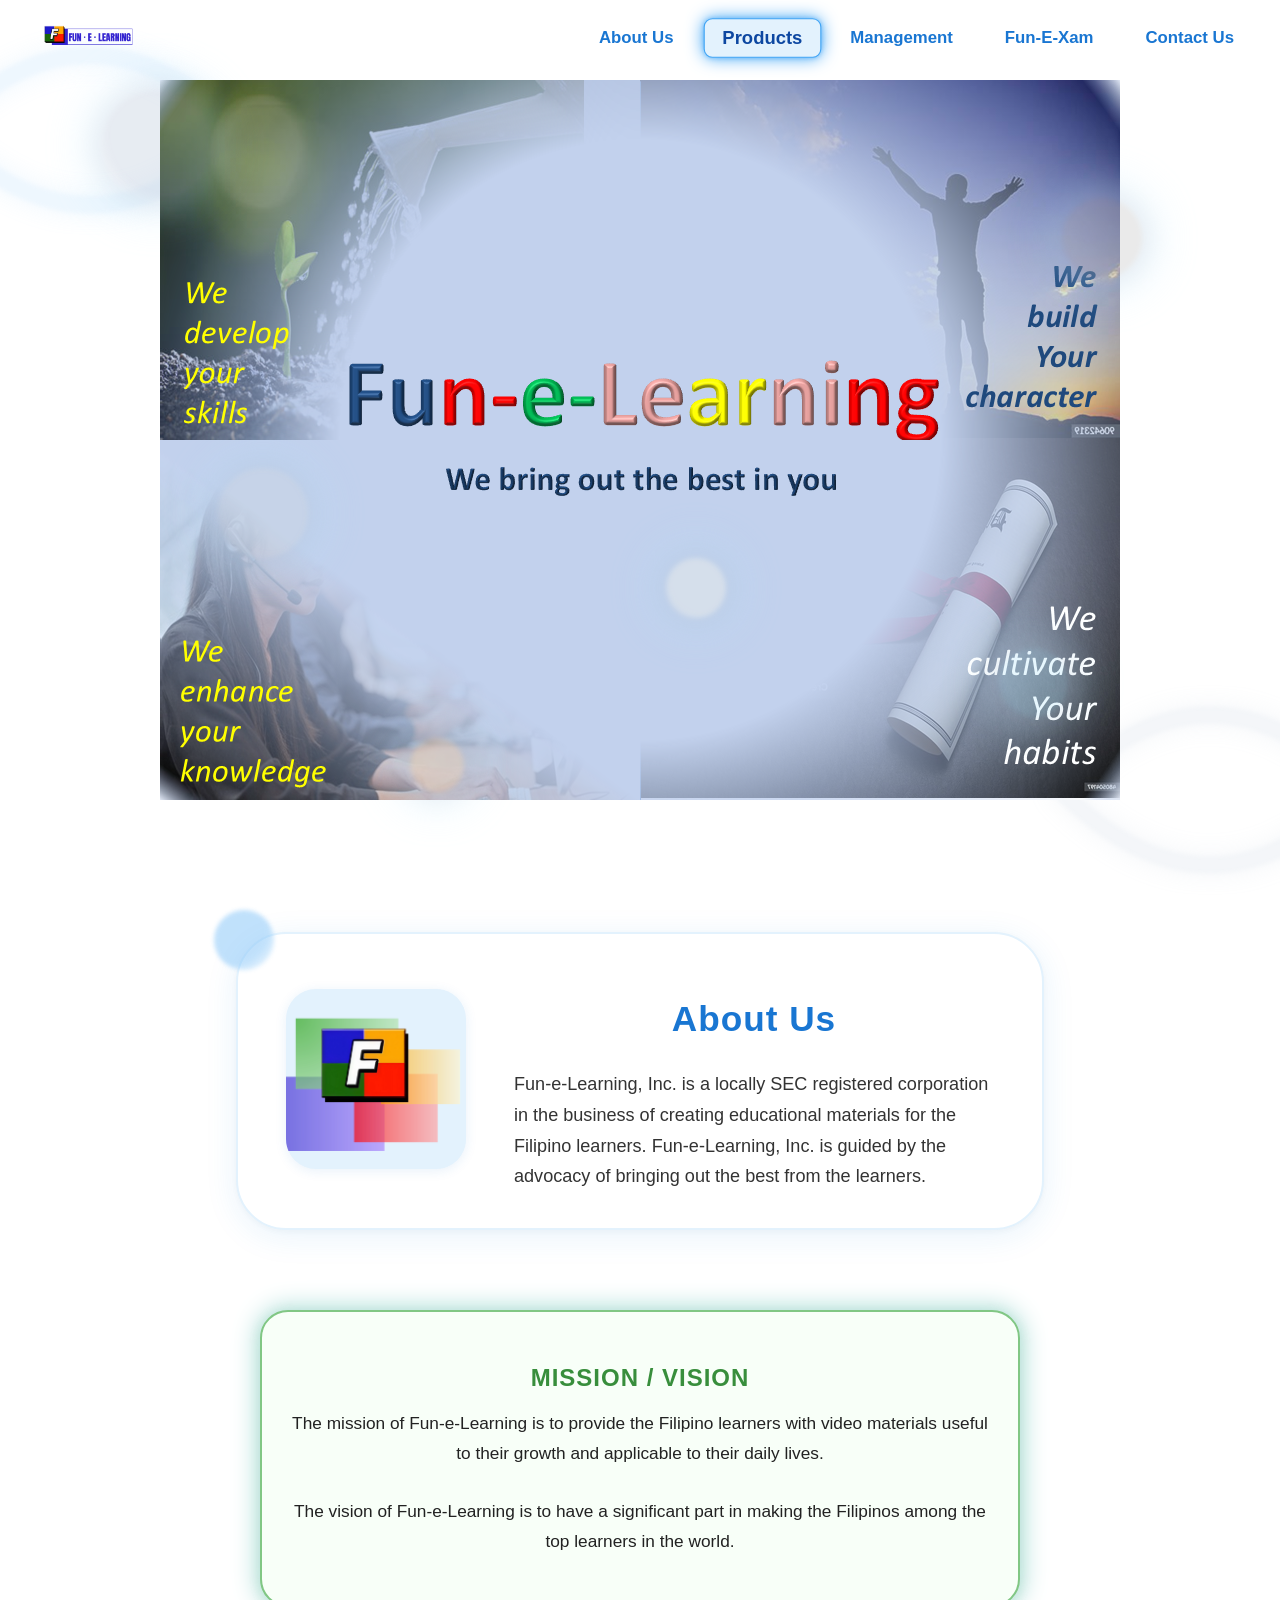
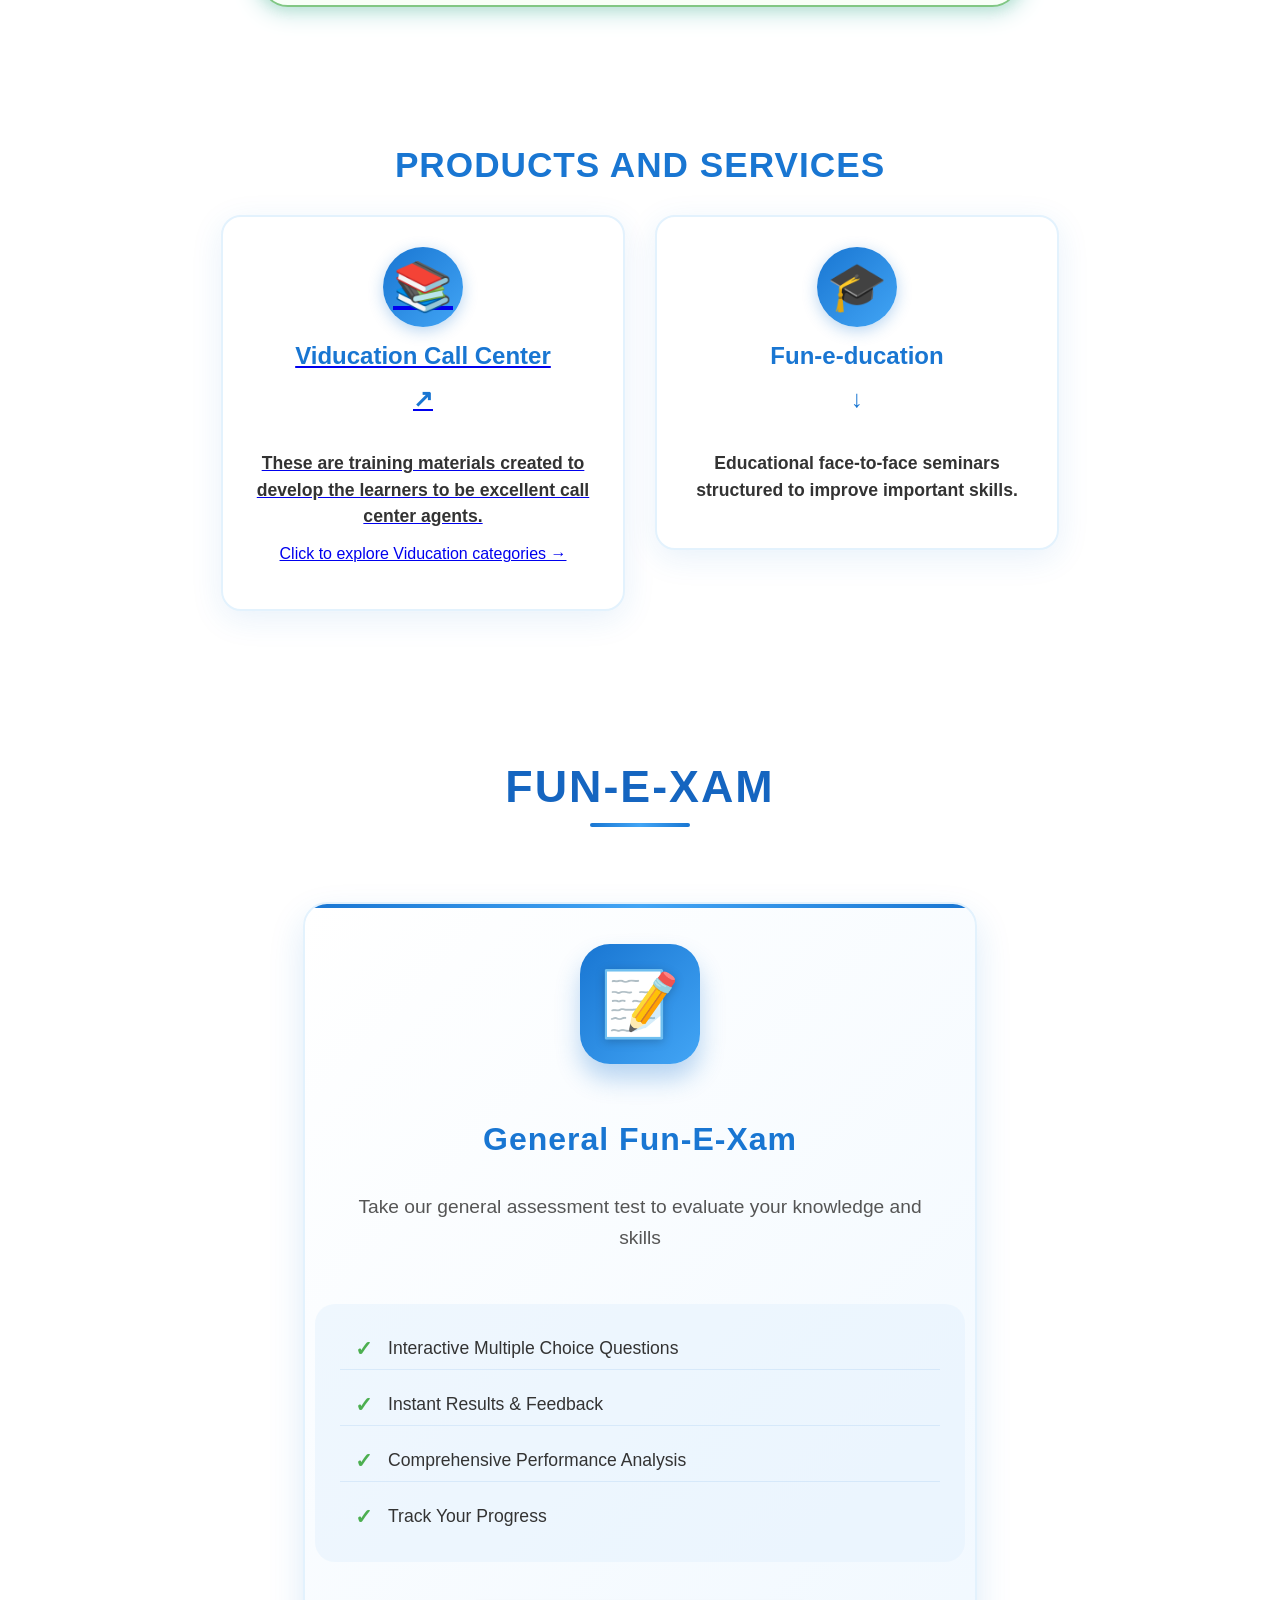
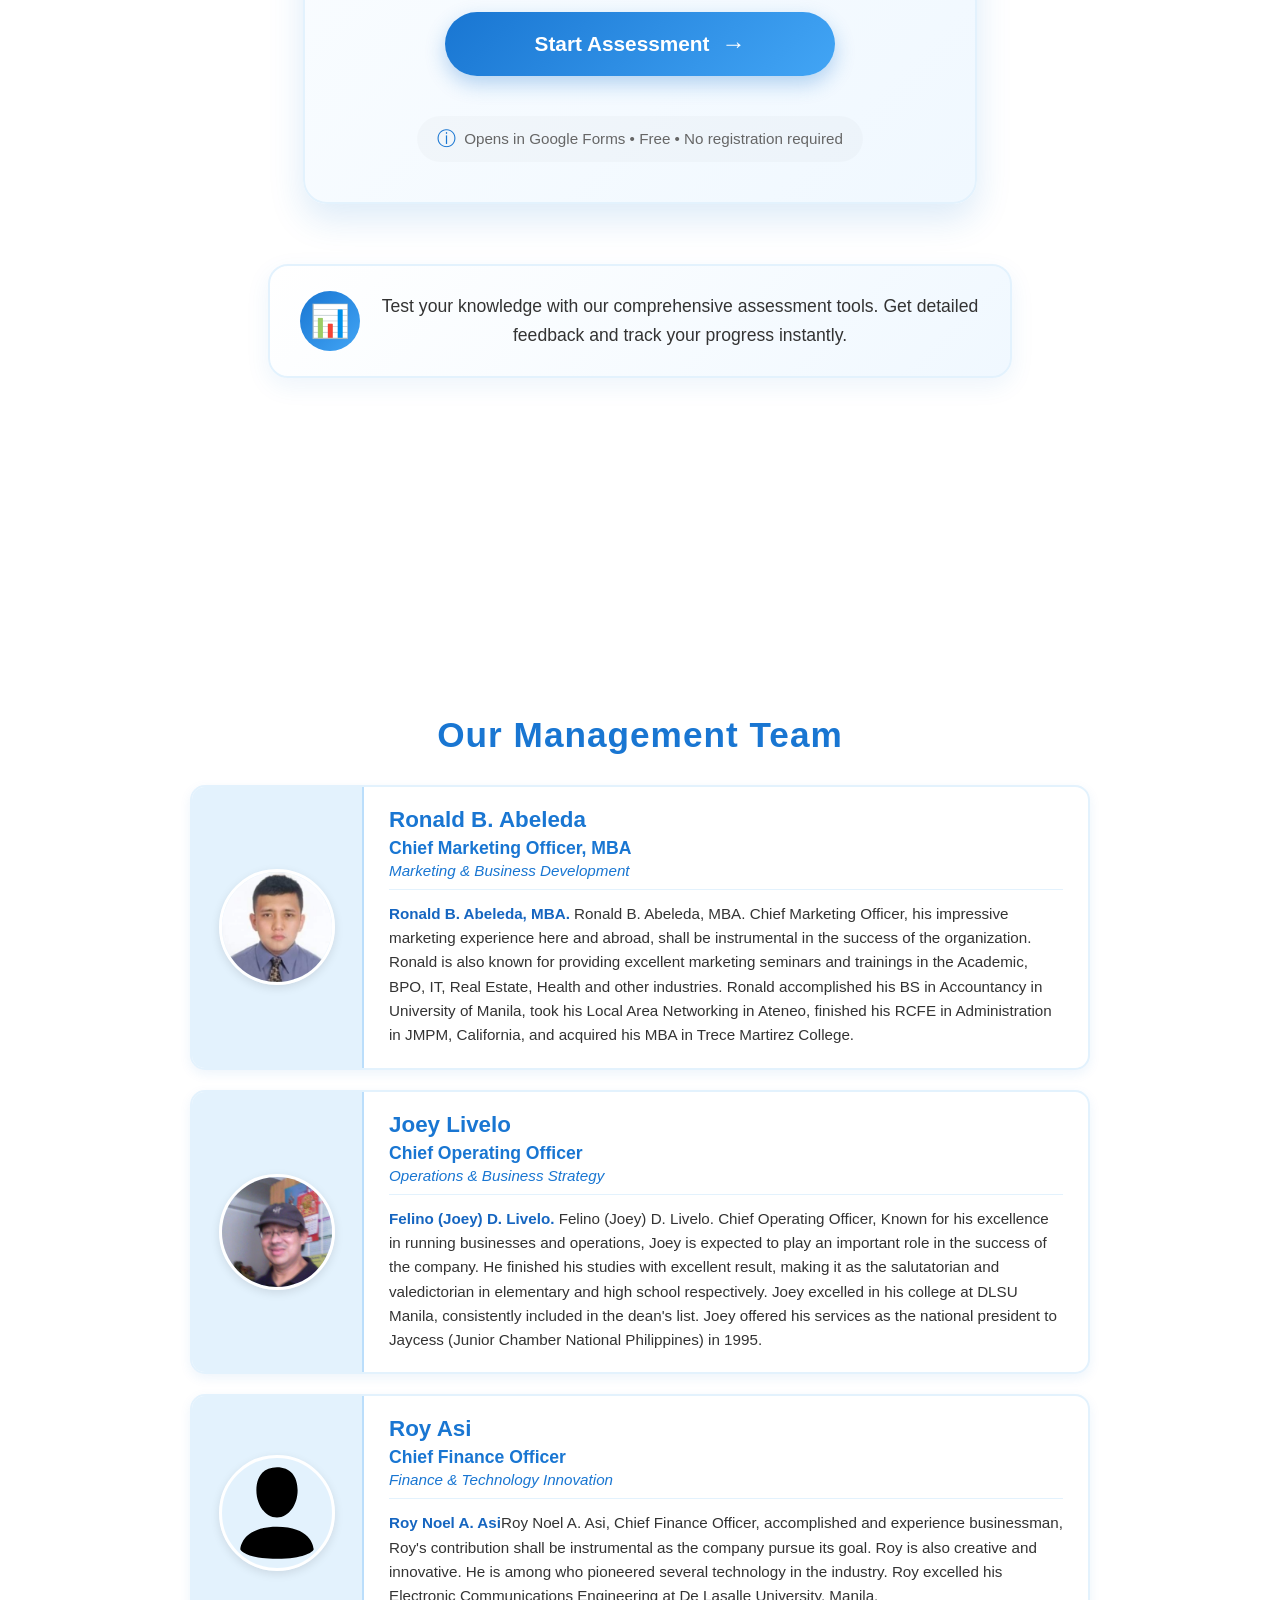
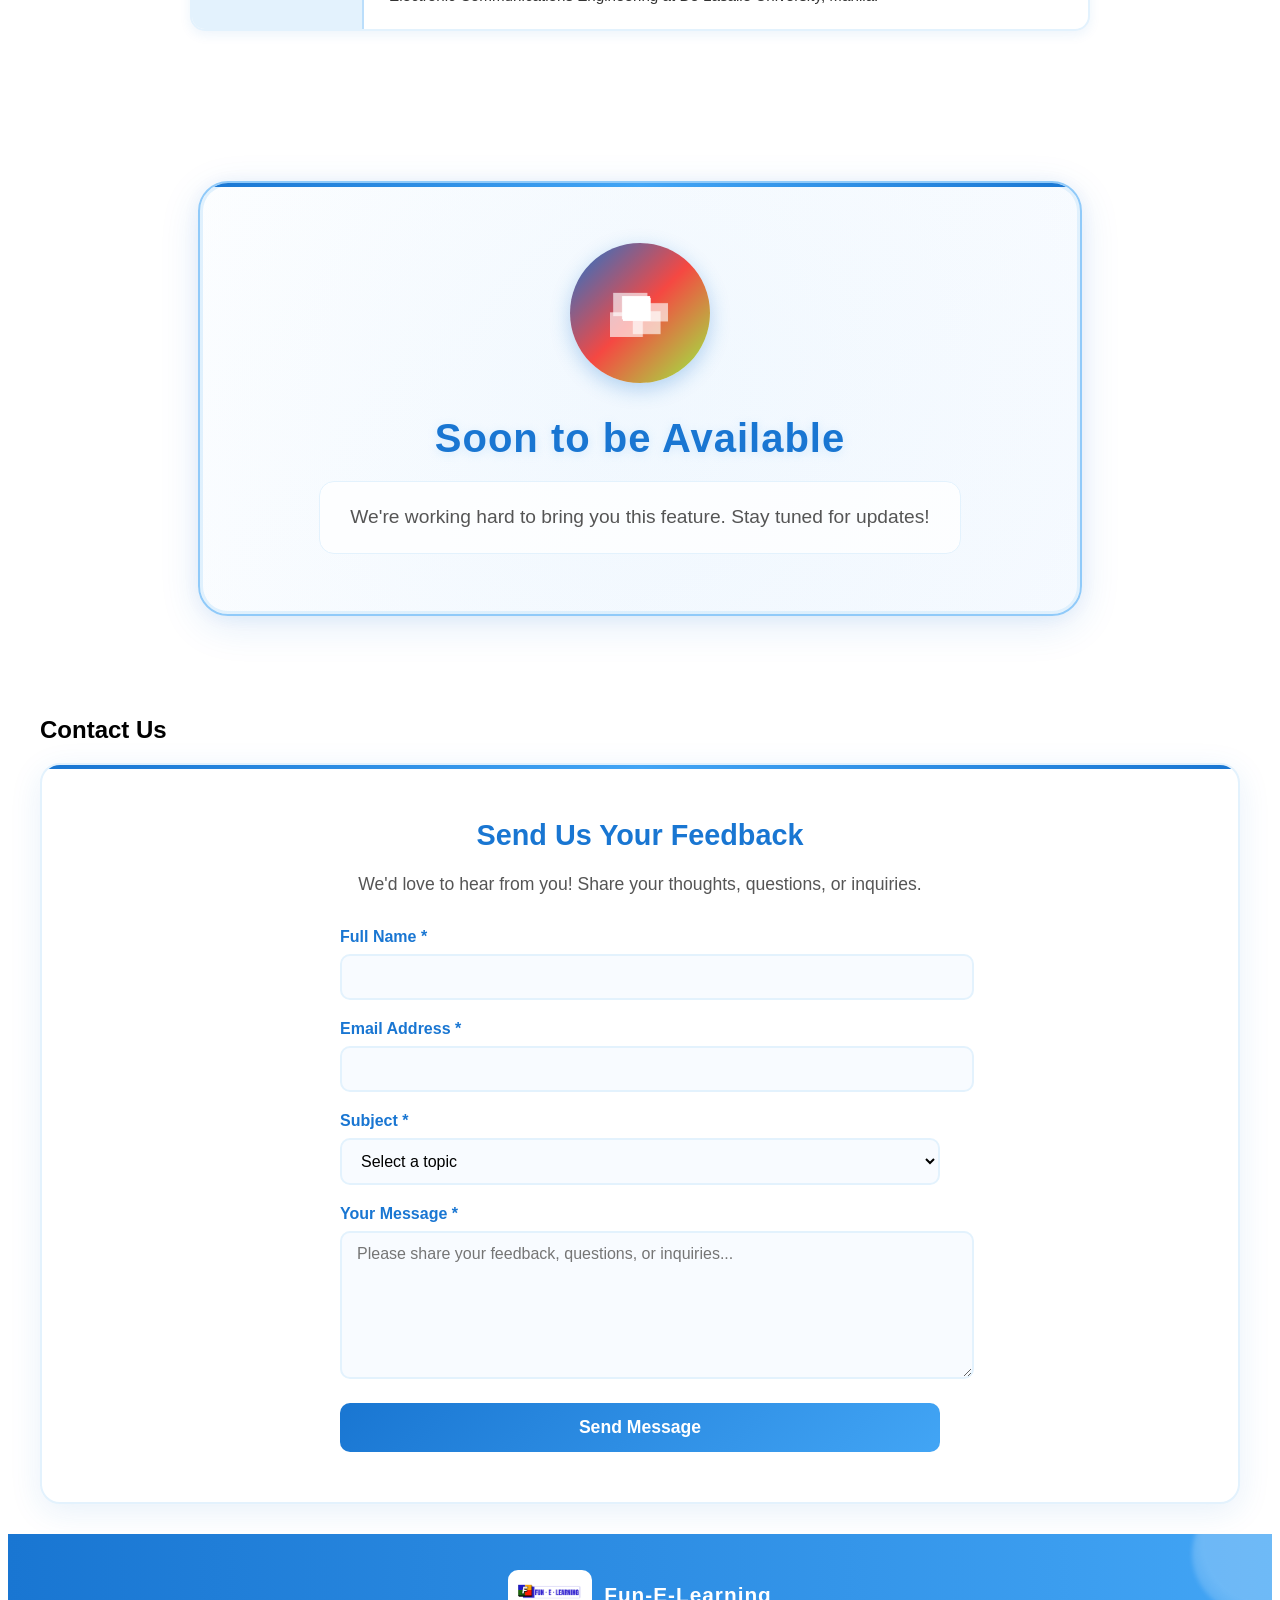
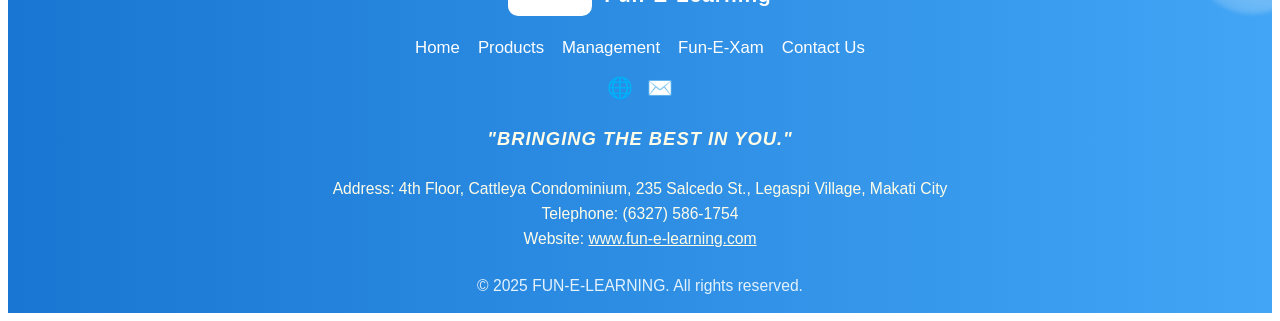
<file: index.html>
<!DOCTYPE html>
<html lang="en">
<head>
    <meta charset="UTF-8" />
    <meta name="viewport" content="width=device-width, initial-scale=1.0" />
    <title>Fun-E-Learning</title>
    <link rel="stylesheet" href="style.css" />
    <link href="https://fonts.googleapis.com/css?family=Poppins:400,600,700&display=swap" rel="stylesheet">
</head>
<body>
    <!-- Background Circles -->
    <div class="interactive-bg">
        <div class="bg-circle bg-circle1"></div>
        <div class="bg-circle bg-circle2"></div>
        <div class="bg-circle bg-circle3"></div>
        <div class="bg-circle bg-circle4"></div>
        <div class="bg-circle bg-circle5"></div>
        <div class="bg-circle bg-circle6"></div>
    </div>

    <!-- Header & Navigation -->
    <header>
        <nav class="nav-bar">
            <div class="logo">
                <a href="#home">
                    <img class="mainlogo" src="imgs/MainLogo.png" alt="Fun-E-Learning Logo" />
                </a>
            </div>
            <div class="nav-items">
                <ul class="nav-right">
                    <li><a href="#aboutus" class="nav-link">About Us</a></li>
                    <li><a href="#products" class="nav-link">Products</a></li>
                    <li><a href="#management" class="nav-link">Management</a></li>
                    <li><a href="#fun-e-exam" class="nav-link">Fun-E-Xam</a></li>
                    <li><a href="#contactus" class="nav-link">Contact Us</a></li>
                </ul>
            </div>
        </nav>
    </header>

    <main>
         <!-- Image Banner Section -->
        <section id="home" class="image-banner-section">
            <div class="hero-section">
                <img class="hero-bg" src="imgs/HomeBG1.png" alt="Fun-E-Learning Background" />
            </div>
        </section>

        <!-- About Us Section -->
        <section id="aboutus" class="main-container">
            <div class="aboutus-container">
                <div class="aboutus-content">
                    <div class="aboutus-hero">
                        <img src="imgs/F.element.png" alt="About Us Illustration" />
                    </div>
                    <div class="aboutus-text">
                        <h1 class="section-heading">About Us</h1>
                        <p>
                            Fun-e-Learning, Inc. is a locally SEC registered corporation in the business of creating 
                            educational materials for the Filipino learners. Fun-e-Learning, Inc. is guided by the 
                            advocacy of bringing out the best from the learners.
                        </p>
                    </div>
                </div>
            </div>
        </section>
        
        <!-- Mission / Vision Section -->
        <section class="main-container">
            <div class="mission-vision-container">
                <h2 class="mission-vision-title">MISSION / VISION</h2>
                <p class="mission-vision-text">
                    The mission of Fun-e-Learning is to provide the Filipino learners with video materials 
                    useful to their growth and applicable to their daily lives.<br><br>
                    The vision of Fun-e-Learning is to have a significant part in making the Filipinos 
                    among the top learners in the world.
                </p>
            </div>
        </section>

        <!-- Products & Services Section -->
        <section id="products" class="main-container">
            <div class="products-container">
                <h1 class="section-heading">PRODUCTS AND SERVICES</h1>
                <div class="products-grid">
                    
                    <!-- Viducation Card (Direct Link) -->
                    <div class="product-card viducation-card" data-card="viducation">
                        <a href="Viducation-Landing.html" class="product-card-link"> <!-- Changed from Viducation.html -->
                            <div class="card-header">
                                <div class="card-icon">📚</div>
                                <h2 class="card-title">Viducation Call Center</h2>
                                <div class="card-arrow">↗</div>
                            </div>
                            <div class="card-content">
                                <p class="card-tagline">These are training materials created to develop the learners to be excellent call center agents.</p>
                                <div class="card-preview">
                                    <p class="card-link-hint">Click to explore Viducation categories →</p> <!-- Updated text -->
                                </div>
                            </div>
                        </a>
                    </div>

                    <!-- Fun-e-ducation Card (Expandable) -->
                    <div class="product-card expandable-card" data-card="funeducation">
                        <div class="card-header">
                            <div class="card-icon">🎓</div>
                            <h2 class="card-title">Fun-e-ducation</h2>
                            <div class="card-arrow">↓</div>
                        </div>
                        <div class="card-content">
                            <p class="card-tagline">Educational face-to-face seminars structured to improve important skills.</p>
                            <div class="card-details">
                                <p>Some among the subjects of this program are:</p>
                                <ul class="card-features">
                                    <li>Confidence building</li>
                                    <li>Job interview tips</li>
                                    <li>Effective resume preparation</li>
                                    <li>Communication skills</li>
                                    <li>Leadership development</li>
                                </ul>
                                <div class="product-image-space">
                                    <img src="Products/Fun-e-ducation.jpg" alt="Fun-e-ducation Preview" class="accordion-img" />
                                </div>
                            </div>
                        </div>
                    </div>

                    <!-- Fun-E-Xam Section -->
<div class="main-container">
    <section class="fun-e-exam-section" id="fun-e-exam">
        <div class="fun-exam-container">
            <!-- Centered Main Title -->
            <h1 class="fun-exam-main-title">FUN-E-XAM</h1>
            
            <!-- Single Google Form Card - Centered -->
            <div class="fun-exam-grid">
                <div class="fun-exam-card gform-card">
                    <a href="https://forms.gle/QX94xVz2jxqVnJLz6" target="_blank" class="gform-link">
                        <div class="fun-exam-card-inner">
                            <div class="fun-exam-icon-wrapper">
                                <span class="fun-exam-icon">📝</span>
                            </div>
                            <h2 class="fun-exam-card-title">General Fun-E-Xam</h2>
                            <p class="fun-exam-card-desc">Take our general assessment test to evaluate your knowledge and skills</p>
                            
                            <div class="gform-features">
                                <div class="gform-feature">
                                    <span class="feature-icon">✓</span>
                                    <span>Interactive Multiple Choice Questions</span>
                                </div>
                                <div class="gform-feature">
                                    <span class="feature-icon">✓</span>
                                    <span>Instant Results & Feedback</span>
                                </div>
                                <div class="gform-feature">
                                    <span class="feature-icon">✓</span>
                                    <span>Comprehensive Performance Analysis</span>
                                </div>
                                <div class="gform-feature">
                                    <span class="feature-icon">✓</span>
                                    <span>Track Your Progress</span>
                                </div>
                            </div>
                            
                            <div class="gform-action">
                                <span class="gform-btn">
                                    Start Assessment
                                    <span class="btn-arrow">→</span>
                                </span>
                            </div>
                            
                            <div class="gform-note">
                                <span class="note-icon">ⓘ</span>
                                <span>Opens in Google Forms • Free • No registration required</span>
                            </div>
                        </div>
                    </a>
                </div>
            </div>
            
            <!-- Additional Info Banner -->
            <div class="fun-exam-info-banner">
                <div class="info-banner-content">
                    <span class="info-icon">📊</span>
                    <p>Test your knowledge with our comprehensive assessment tools. Get detailed feedback and track your progress instantly.</p>
                </div>
            </div>
        </div>
    </section>
</div>
        </section>
                                                                                
      <!-- Management Section - Compact -->
<section id="management" class="main-container">
    <div class="management-container">
        <h1 class="section-heading">Our Management Team</h1>
        
        <div class="compact-profiles">
            <!-- Ronald Abeleda Card -->
            <div class="compact-card">
                <div class="compact-card-inner">
                    <div class="compact-left">
                        <img src="Management/TeamProfile/ID.Pic(RonaldAbeleda).jpg" alt="Ronald B. Abeleda" class="compact-img">
                    </div>
                    <div class="compact-right">
                        <h3 class="compact-name">Ronald B. Abeleda</h3>
                        <h4 class="compact-title">Chief Marketing Officer, MBA</h4>
                        <p class="compact-sub">Marketing & Business Development</p>
                        <div class="compact-text">
                            <p><strong>Ronald B. Abeleda, MBA.</strong> Ronald B. Abeleda, MBA. Chief Marketing Officer, his impressive marketing experience here and abroad, shall be instrumental in the success of the organization. Ronald is also known for providing excellent marketing seminars and trainings in the Academic, BPO, IT, Real Estate, Health and other industries. Ronald accomplished his BS in Accountancy in University of Manila, took his Local Area Networking in Ateneo, finished his RCFE in Administration in JMPM, California, and acquired his MBA in Trece Martirez College.</p>
                        </div>
                    </div>
                </div>
            </div>

            <!-- Joey Livelo Card -->
            <div class="compact-card">
                <div class="compact-card-inner">
                    <div class="compact-left">
                        <img src="Management/TeamProfile/ID.Pic(Joey).jpeg" alt="Joey Livelo" class="compact-img">
                    </div>
                    <div class="compact-right">
                        <h3 class="compact-name">Joey Livelo</h3>
                        <h4 class="compact-title">Chief Operating Officer</h4>
                        <p class="compact-sub">Operations & Business Strategy</p>
                        <div class="compact-text">
                            <p><strong>Felino (Joey) D. Livelo.</strong> Felino (Joey) D. Livelo. Chief Operating Officer, Known for his excellence in running businesses and operations, Joey is expected to play an important role in the success of the company. He finished his studies with excellent result, making it as the salutatorian and valedictorian in elementary and high school respectively. Joey excelled in his college at DLSU Manila, consistently included in the dean's list. Joey offered his services as the national president to Jaycess (Junior Chamber National Philippines) in 1995.</p>
                        </div>
                    </div>
                </div>
            </div>

            <!-- Roy Asi Card -->
            <div class="compact-card">
                <div class="compact-card-inner">
                    <div class="compact-left">
                        <img src="Management/TeamProfile/ros_profile.svg" alt="Roy Asi" class="compact-img">
                    </div>
                    <div class="compact-right">
                        <h3 class="compact-name">Roy Asi</h3>
                        <h4 class="compact-title">Chief Finance Officer</h4>
                        <p class="compact-sub">Finance & Technology Innovation</p>
                        <div class="compact-text">
                            <p><strong>Roy Noel A. Asi</strong>Roy Noel A. Asi, Chief Finance Officer, accomplished and experience businessman, Roy's contribution shall be instrumental as the company pursue its goal. Roy is also creative and innovative. He is among who pioneered several technology in the industry. Roy excelled his Electronic Communications Engineering at De Lasalle University, Manila.
    </div>
</section>

           <!-- Fun-E-Xam Section -->
        <div class="main-container">
            <section class="fun-e-exam-section" id="fun-e-exam">
                <div class="coming-soon-container">
                    <div class="coming-soon-icon-wrapper">
                        <img src="imgs/F.element.png" alt="About Us Icon" class="coming-soon-icon">
                    </div>
                    <h1 class="coming-soon-title">Soon to be Available</h1>
                    <p class="coming-soon-desc">We're working hard to bring you this feature. Stay tuned for updates!</p>
                </div>
            </section>
        </div>

                <!-- Contact Us Section -->
        <div class="main-container">
            <section class="contactus-container" id="contactus">
                <h1 class="contactus-title">Contact Us</h1>
                
                <!-- Feedback Form -->
                <div class="feedback-section">
                    <h2 class="feedback-title">Send Us Your Feedback</h2>
                    <p class="feedback-subtitle">We'd love to hear from you! Share your thoughts, questions, or inquiries.</p>
                    
                    <form id="feedbackForm" class="feedback-form">
                        <div class="form-group">
                            <label for="name">Full Name *</label>
                            <input type="text" id="name" name="name" required>
                        </div>
                        
                        <div class="form-group">
                            <label for="email">Email Address *</label>
                            <input type="email" id="email" name="email" required>
                        </div>
                        
                        <div class="form-group">
                            <label for="subject">Subject *</label>
                            <select id="subject" name="subject" required>
                                <option value="">Select a topic</option>
                                <option value="General Inquiry">General Inquiry</option>
                                <option value="Product Feedback">Product Feedback</option>
                                <option value="Technical Support">Technical Support</option>
                                <option value="Partnership">Partnership Opportunity</option>
                                <option value="Complaint">Complaint</option>
                                <option value="Suggestion">Suggestion</option>
                                <option value="Other">Other</option>
                            </select>
                        </div>
                        
                        <div class="form-group">
                            <label for="message">Your Message *</label>
                            <textarea id="message" name="message" rows="6" required placeholder="Please share your feedback, questions, or inquiries..."></textarea>
                        </div>
                        
                        <div class="form-group">
                            <button type="submit" class="submit-btn" id="submitBtn">
                                <span class="btn-text">Send Message</span>
                                <span class="btn-loading" style="display: none;">
                                    <span class="spinner"></span> Sending...
                                </span>
                            </button>
                        </div>
                        
                        <div id="formMessage" class="form-message"></div>
                    </form>
                </div>
                
              
            </section>
        </div>
        </div>
            </main>

            <footer>
                <div class="footer-content">
                    <div class="footer-logo">
                       
                <a href="#home">
                    <img class="mainlogo" src="imgs/MainLogo.png" alt="Fun-E-Learning Logo" />
                </a>
                        <span>Fun-E-Learning</span>
                    </div>
                    <div class="footer-links">
                        <a href="#home">Home</a>
                        <a href="#products">Products</a>
                        <a href="#management">Management</a>
                        <a href="#fun-e-exam">Fun-E-Xam</a>
                        <a href="#contactus">Contact Us</a>
                    </div>
                    <div class="footer-social">
                        <a href="https://fun-e-learning.com" target="_blank">🌐</a>
                        <a href="mailto:ronald.abeleda@fun-e-learning.com">✉️</a>
                    </div>
                    <div class="footer-quote">
                        "BRINGING THE BEST IN YOU."
                    </div>
                    <div class="footer-contact">
                        <div>Address: 4th Floor, Cattleya Condominium, 235 Salcedo St., Legaspi Village, Makati City</div>
                        <div>Telephone: (6327) 586-1754</div>
                        <div>Website: <a href="https://www.fun-e-learning.com" target="_blank">www.fun-e-learning.com</a></div>
                    </div>
                    <div class="footer-copy">
                        &copy; 2025 FUN-E-LEARNING. All rights reserved.
                    </div>
                </div>
            </footer>

            <div class="swirl-bg">
                <svg class="swirl-svg swirl1" viewBox="0 0 420 420" fill="none" xmlns="http://www.w3.org/2000/svg">
                    <path d="M60,210 Q210,60 360,210 Q210,360 60,210 Z"
                        stroke="#90caf9" stroke-width="18" fill="none" filter="url(#glow1)" />
                    <defs>
                        <filter id="glow1" x="-20%" y="-20%" width="140%" height="140%">
                            <feGaussianBlur stdDeviation="12" result="coloredBlur"/>
                            <feMerge>
                                <feMergeNode in="coloredBlur"/>
                                <feMergeNode in="SourceGraphic"/>
                            </feMerge>
                        </filter>
                    </defs>
                </svg>
                <svg class="swirl-svg swirl2" viewBox="0 0 420 420" fill="none" xmlns="http://www.w3.org/2000/svg">
                    <path d="M60,210 Q210,60 360,210 Q210,360 60,210 Z"
                        stroke="#b3c2d6" stroke-width="18" fill="none" filter="url(#glow2)" />
                    <defs>
                        <filter id="glow2" x="-20%" y="-20%" width="140%" height="140%">
                            <feGaussianBlur stdDeviation="12" result="coloredBlur"/>
                            <feMerge>
                                <feMergeNode in="coloredBlur"/>
                                <feMergeNode in="SourceGraphic"/>
                            </feMerge>
                        </filter>
                    </defs>
                </svg>
                <svg class="swirl-svg swirl3" viewBox="0 0 260 260" fill="none" xmlns="http://www.w3.org/2000/svg">
                    <path d="M40,130 Q130,40 220,130 Q130,220 40,130 Z"
                        stroke="#ffe0b2" stroke-width="12" fill="none" filter="url(#glow3)" />
                    <defs>
                        <filter id="glow3" x="-20%" y="-20%" z="1%" width="140%" height="140%">
                            <feGaussianBlur stdDeviation="8" result="coloredBlur"/>
                            <feMerge>
                                <feMergeNode in="coloredBlur"/>
                                <feMergeNode in="SourceGraphic"/>
                            </feMerge>
                        </filter>
                    </defs>
                </svg>
            </div>
            
            <!-- Only include script.js once -->
            <script src="script.js"></script>
        </body>
        </html>
</file>
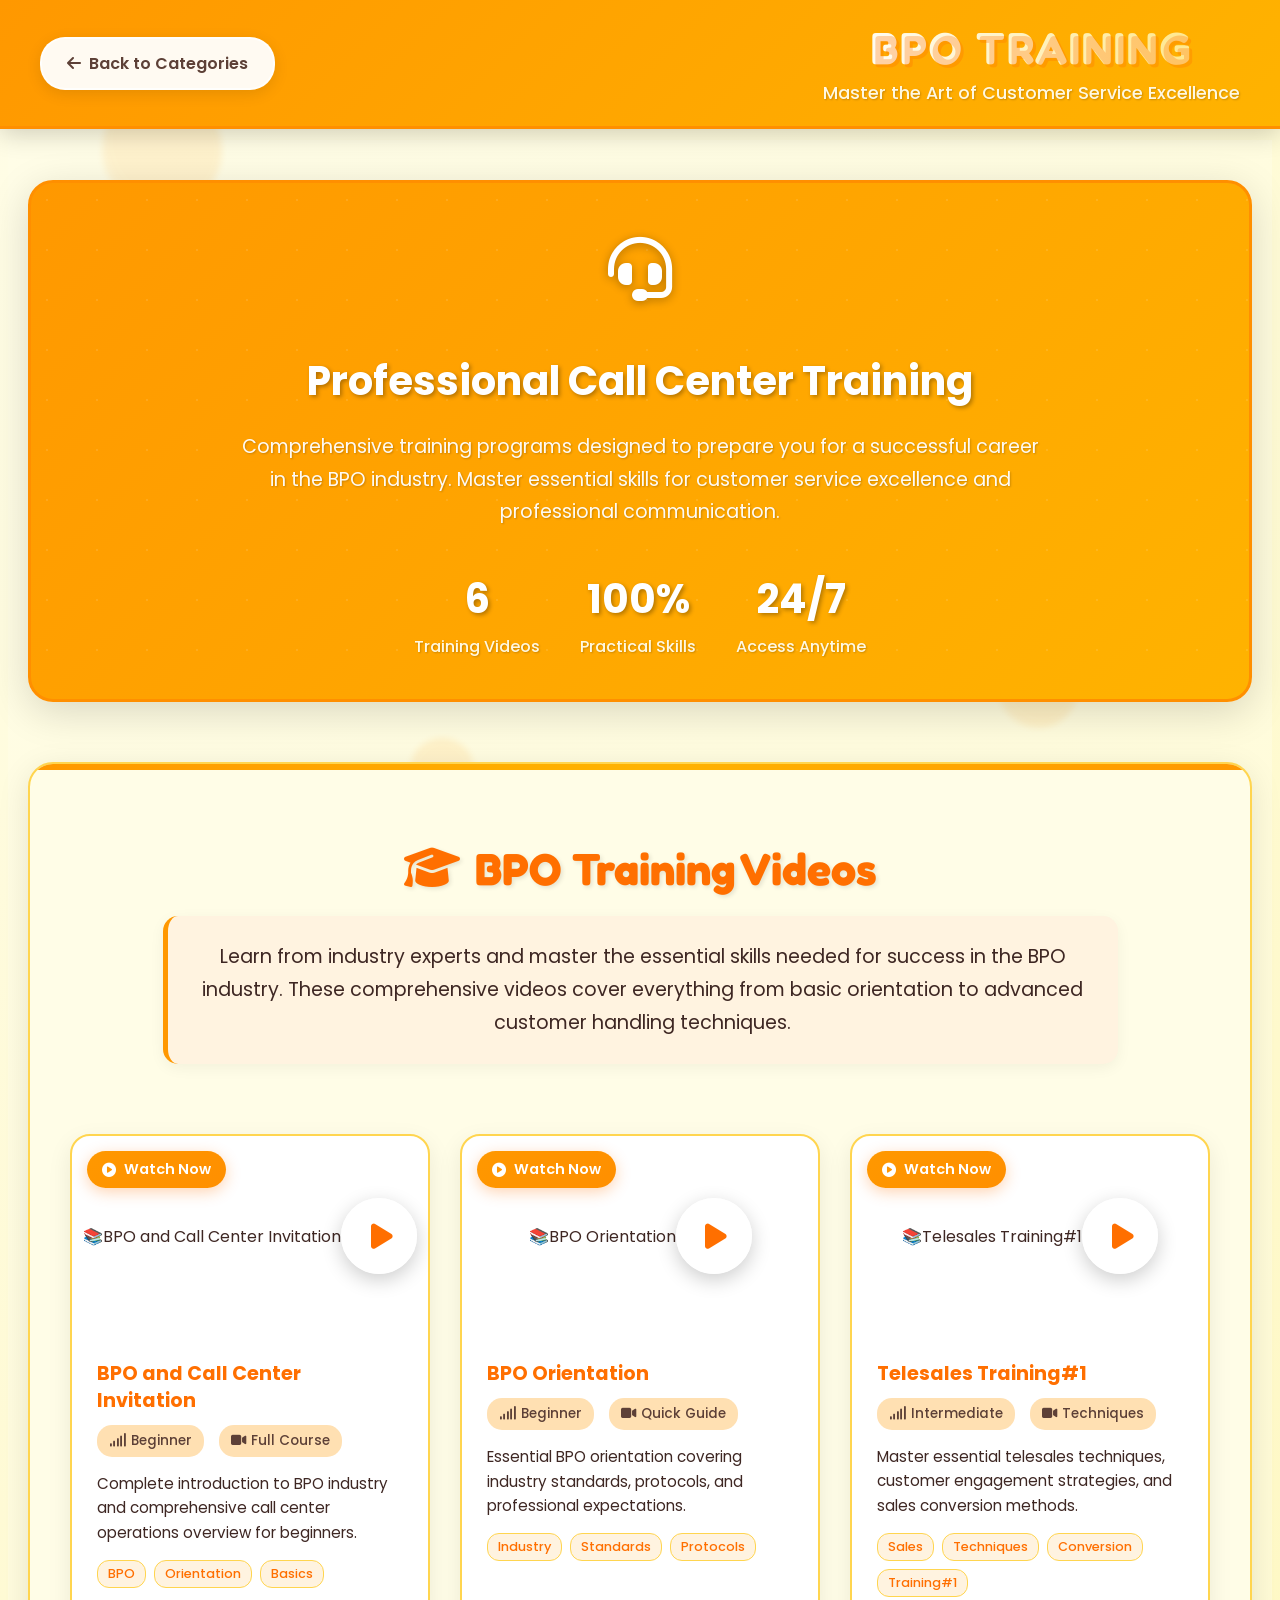
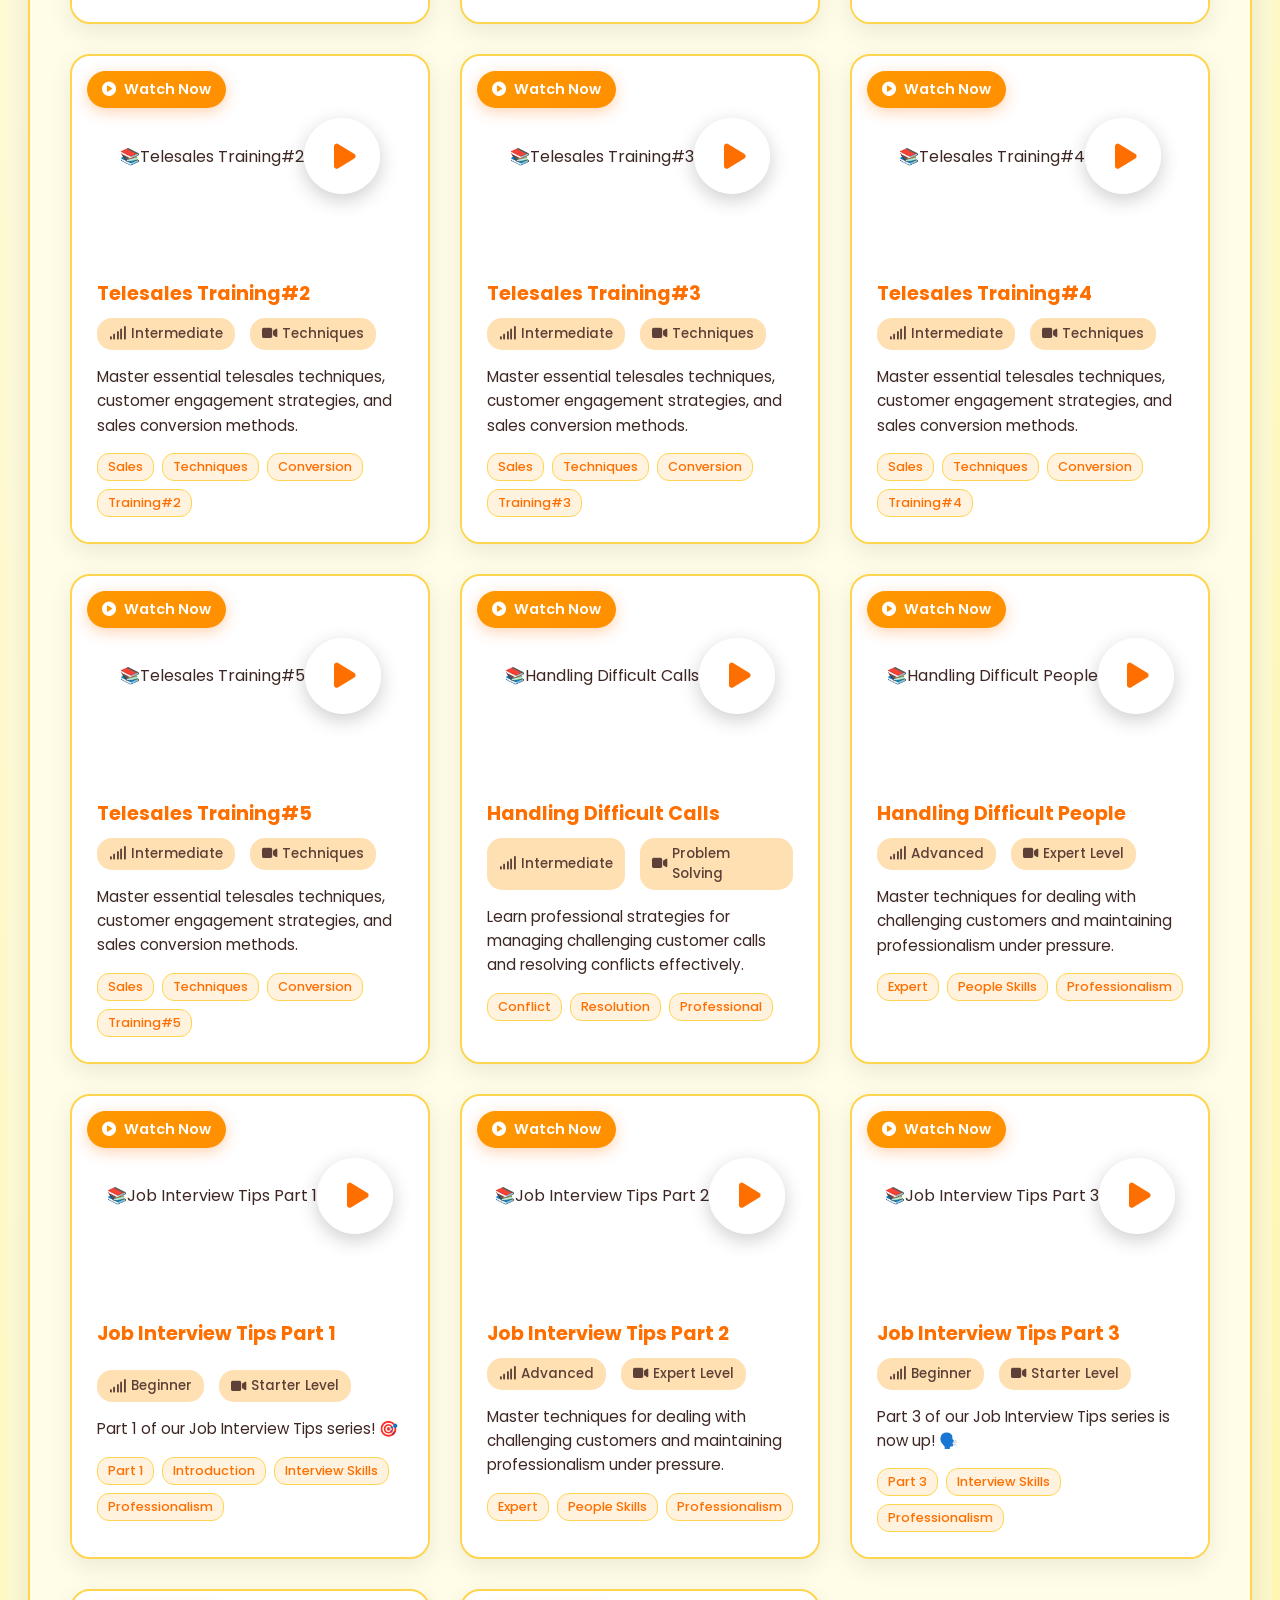
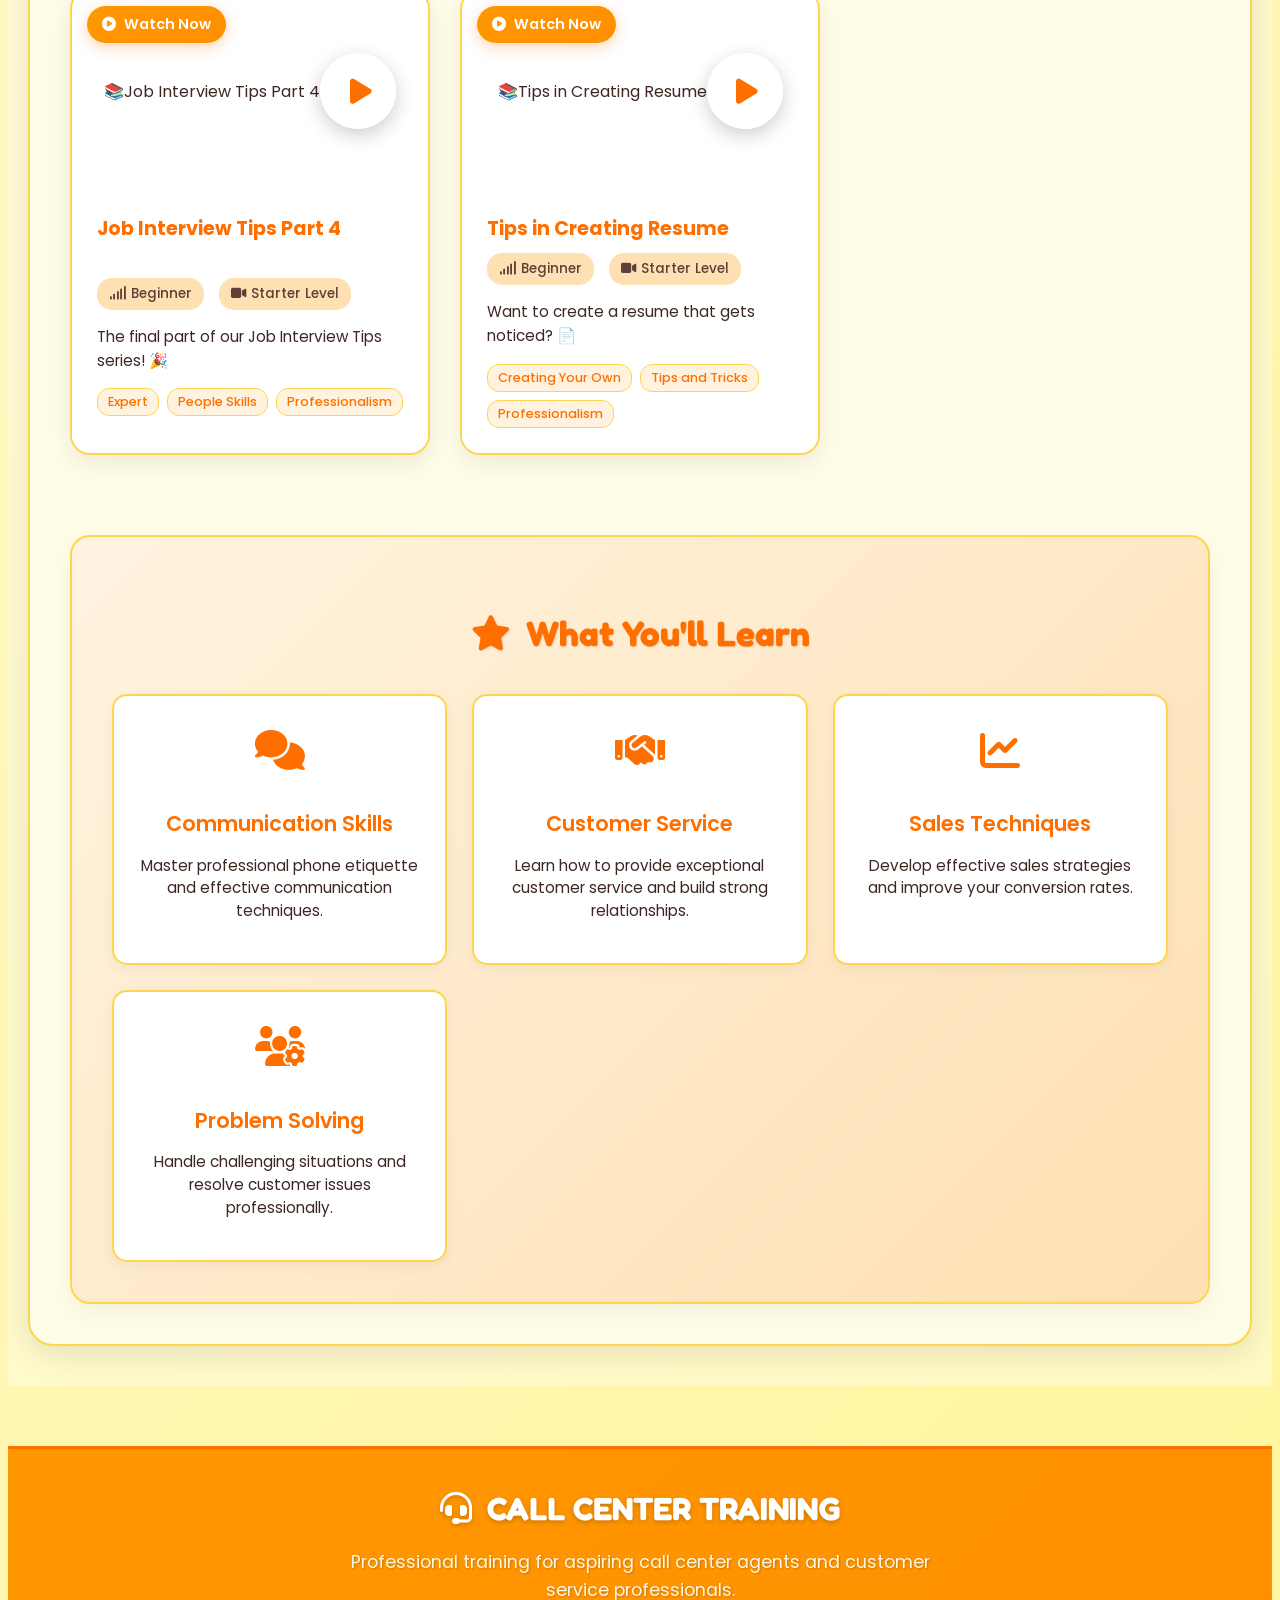
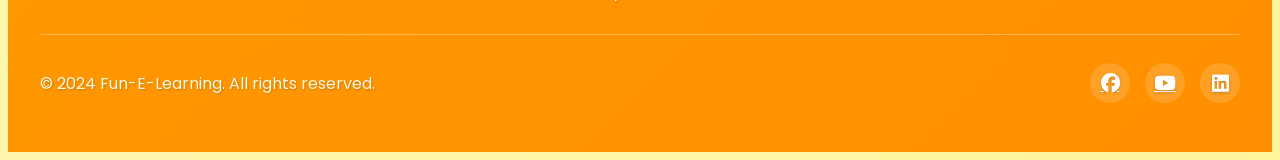
<file: Viducation-callcenter.html>
<!DOCTYPE html>
<html lang="en">
<head>
    <meta charset="UTF-8">
    <meta name="viewport" content="width=device-width, initial-scale=1.0">
    <title>BPO Training - Fun-E-Learning</title>
    <link rel="stylesheet" href="Viducation-callcenter.css">
    <link href="https://fonts.googleapis.com/css?family=Poppins:400,600,700&display=swap" rel="stylesheet">
    <link href="https://fonts.googleapis.com/css2?family=Fredoka+One&family=Rubik:wght@800;900&display=swap" rel="stylesheet">
    <link rel="stylesheet" href="https://cdnjs.cloudflare.com/ajax/libs/font-awesome/6.4.0/css/all.min.css">
</head>
<body class="viducation-page">
    <div class="interactive-bg">
        <!-- Yellow themed background circles -->
        <div class="yellow-bg-circle yellow-bg-circle1"></div>
        <div class="yellow-bg-circle yellow-bg-circle2"></div>
        <div class="yellow-bg-circle yellow-bg-circle3"></div>
        <div class="yellow-bg-circle yellow-bg-circle4"></div>
        <div class="yellow-bg-circle yellow-bg-circle5"></div>
        <div class="yellow-bg-circle yellow-bg-circle6"></div>
        
        <!-- Additional decorative elements -->
        <div class="decorative-star star1">★</div>
        <div class="decorative-star star2">★</div>
        <div class="decorative-star star3">★</div>
        <div class="decorative-star star4">★</div>
        <div class="decorative-star star5">★</div>
    </div>

    <!-- Viducation Header -->
    <header class="viducation-header">
        <nav class="viducation-nav">
            <a href="Viducation-Landing.html" class="back-btn">
                <i class="fas fa-arrow-left"></i> Back to Categories
            </a>
            <div class="header-title">
                <h1>BPO TRAINING</h1>
                <div class="header-subtitle">Master the Art of Customer Service Excellence</div>
            </div>
        </nav>
    </header>

    <!-- Main Content -->
    <main class="viducation-content">
        <!-- Hero Section -->
        <section class="hero-section">
            <div class="hero-content">
                <div class="hero-icon">
                    <i class="fas fa-headset"></i>
                </div>
                <h2 class="hero-title">Professional Call Center Training</h2>
                <p class="hero-description">
                    Comprehensive training programs designed to prepare you for a successful career in the BPO industry. 
                    Master essential skills for customer service excellence and professional communication.
                </p>
                <div class="stats-container">
                    <div class="stat-item">
                        <div class="stat-number">6</div>
                        <div class="stat-label">Training Videos</div>
                    </div>
                    <div class="stat-item">
                        <div class="stat-number">100%</div>
                        <div class="stat-label">Practical Skills</div>
                    </div>
                    <div class="stat-item">
                        <div class="stat-number">24/7</div>
                        <div class="stat-label">Access Anytime</div>
                    </div>
                </div>
            </div>
        </section>

        <!-- Call Center Section -->
        <section id="call-center" class="section-content active">
            <div class="section-header">
                <h2 class="section-title">
                    <i class="fas fa-graduation-cap"></i>
                    BPO Training Videos
                </h2>
                <p class="section-description">
                    Learn from industry experts and master the essential skills needed for success in the BPO industry. 
                    These comprehensive videos cover everything from basic orientation to advanced customer handling techniques.
                </p>
            </div>
            
            <!-- Call Center Gallery -->
            <div class="video-gallery">
                <!-- Video 1 -->
                <div class="video-card" data-video-id="cJ9vEXlTl5o">
                    <div class="video-badge">
                        <i class="fas fa-play-circle"></i> Watch Now
                    </div>
                    <div class="video-thumbnail has-thumbnail" style="background-image: url('https://img.youtube.com/vi/cJ9vEXlTl5o/maxresdefault.jpg')">
                        <div class="play-icon">
                            <i class="fas fa-play"></i>
                        </div>
                        <div class="video-overlay">
                            <div class="video-category">Invitation</div>
                            <div class="video-duration-badge">17:14</div>
                        </div>
                    </div>
                    <div class="video-info">
                        <h4 class="video-title">BPO and Call Center Invitation</h4>
                        <div class="video-meta">
                            <span class="video-level">
                                <i class="fas fa-signal"></i> Beginner
                            </span>
                            <span class="video-lessons">
                                <i class="fas fa-video"></i> Full Course
                            </span>
                        </div>
                        <p class="video-description">Complete introduction to BPO industry and comprehensive call center operations overview for beginners.</p>
                        <div class="video-tags">
                            <span class="tag">BPO</span>
                            <span class="tag">Orientation</span>
                            <span class="tag">Basics</span>
                        </div>
                    </div>
                </div>

                <!-- Video 2 -->
                <div class="video-card" data-video-id="_rtmGJesyuo">
                    <div class="video-badge">
                        <i class="fas fa-play-circle"></i> Watch Now
                    </div>
                    <div class="video-thumbnail has-thumbnail" style="background-image: url('https://img.youtube.com/vi/_rtmGJesyuo/maxresdefault.jpg')">
                        <div class="play-icon">
                            <i class="fas fa-play"></i>
                        </div>
                        <div class="video-overlay">
                            <div class="video-category">Fundamentals</div>
                            <div class="video-duration-badge">03:04</div>
                        </div>
                    </div>
                    <div class="video-info">
                        <h4 class="video-title">BPO Orientation</h4>
                        <div class="video-meta">
                            <span class="video-level">
                                <i class="fas fa-signal"></i> Beginner
                            </span>
                            <span class="video-lessons">
                                <i class="fas fa-video"></i> Quick Guide
                            </span>
                        </div>
                        <p class="video-description">Essential BPO orientation covering industry standards, protocols, and professional expectations.</p>
                        <div class="video-tags">
                            <span class="tag">Industry</span>
                            <span class="tag">Standards</span>
                            <span class="tag">Protocols</span>
                        </div>
                    </div>
                </div>

                <!-- Video 3 -->
                <div class="video-card" data-video-id="1p9drAfydj4">
                    <div class="video-badge">
                        <i class="fas fa-play-circle"></i> Watch Now
                    </div>
                    <div class="video-thumbnail has-thumbnail" style="background-image: url('https://img.youtube.com/vi/1p9drAfydj4/maxresdefault.jpg')">
                        <div class="play-icon">
                            <i class="fas fa-play"></i>
                        </div>
                        <div class="video-overlay">
                            <div class="video-category">Sales</div>
                            <div class="video-duration-badge">03:31</div>
                        </div>
                    </div>
                    <div class="video-info">
                        <h4 class="video-title">Telesales Training#1</h4>
                        <div class="video-meta">
                            <span class="video-level">
                                <i class="fas fa-signal"></i> Intermediate
                            </span>
                            <span class="video-lessons">
                                <i class="fas fa-video"></i> Techniques
                            </span>
                        </div>
                        <p class="video-description">Master essential telesales techniques, customer engagement strategies, and sales conversion methods.</p>
                        <div class="video-tags">
                            <span class="tag">Sales</span>
                            <span class="tag">Techniques</span>
                            <span class="tag">Conversion</span>
                            <span class="tag">Training#1</span>
                        </div>
                    </div>
                </div>

                <!-- Video 4 -->
                <div class="video-card" data-video-id="UvHCz5GptzQ">
                    <div class="video-badge">
                        <i class="fas fa-play-circle"></i> Watch Now
                    </div>
                    <div class="video-thumbnail has-thumbnail" style="background-image: url('https://img.youtube.com/vi/UvHCz5GptzQ/maxresdefault.jpg')">
                        <div class="play-icon">
                            <i class="fas fa-play"></i>
                        </div>
                        <div class="video-overlay">
                            <div class="video-category">Sales</div>
                            <div class="video-duration-badge">04:13</div>
                        </div>
                    </div>
                    <div class="video-info">
                        <h4 class="video-title">Telesales Training#2</h4>
                        <div class="video-meta">
                            <span class="video-level">
                                <i class="fas fa-signal"></i> Intermediate
                            </span>
                            <span class="video-lessons">
                                <i class="fas fa-video"></i> Techniques
                            </span>
                        </div>
                        <p class="video-description">Master essential telesales techniques, customer engagement strategies, and sales conversion methods.</p>
                        <div class="video-tags">
                            <span class="tag">Sales</span>
                            <span class="tag">Techniques</span>
                            <span class="tag">Conversion</span>
                            <span class="tag">Training#2</span>
                        </div>
                    </div>
                </div>

                 <!-- Video 5 -->
                 <div class="video-card" data-video-id="Bye0AMreSjc">
                    <div class="video-badge">
                        <i class="fas fa-play-circle"></i> Watch Now
                    </div>
                    <div class="video-thumbnail has-thumbnail" style="background-image: url('https://img.youtube.com/vi/Bye0AMreSjc/maxresdefault.jpg')">
                        <div class="play-icon">
                            <i class="fas fa-play"></i>
                        </div>
                        <div class="video-overlay">
                            <div class="video-category">Sales</div>
                            <div class="video-duration-badge">03:14</div>
                        </div>
                    </div>
                    <div class="video-info">
                        <h4 class="video-title">Telesales Training#3</h4>
                        <div class="video-meta">
                            <span class="video-level">
                                <i class="fas fa-signal"></i> Intermediate
                            </span>
                            <span class="video-lessons">
                                <i class="fas fa-video"></i> Techniques
                            </span>
                        </div>
                        <p class="video-description">Master essential telesales techniques, customer engagement strategies, and sales conversion methods.</p>
                        <div class="video-tags">
                            <span class="tag">Sales</span>
                            <span class="tag">Techniques</span>
                            <span class="tag">Conversion</span>
                            <span class="tag">Training#3</span>
                        </div>
                    </div>
                </div>

                 <!-- Video 6 -->
                 <div class="video-card" data-video-id="jGvDedzsqec">
                    <div class="video-badge">
                        <i class="fas fa-play-circle"></i> Watch Now
                    </div>
                    <div class="video-thumbnail has-thumbnail" style="background-image: url('https://img.youtube.com/vi/jGvDedzsqec/maxresdefault.jpg')">
                        <div class="play-icon">
                            <i class="fas fa-play"></i>
                        </div>
                        <div class="video-overlay">
                            <div class="video-category">Sales</div>
                            <div class="video-duration-badge">01:58</div>
                        </div>
                    </div>
                    <div class="video-info">
                        <h4 class="video-title">Telesales Training#4</h4>
                        <div class="video-meta">
                            <span class="video-level">
                                <i class="fas fa-signal"></i> Intermediate
                            </span>
                            <span class="video-lessons">
                                <i class="fas fa-video"></i> Techniques
                            </span>
                        </div>
                        <p class="video-description">Master essential telesales techniques, customer engagement strategies, and sales conversion methods.</p>
                        <div class="video-tags">
                            <span class="tag">Sales</span>
                            <span class="tag">Techniques</span>
                            <span class="tag">Conversion</span>
                            <span class="tag">Training#4</span>
                        </div>
                    </div>
                </div>

                 <!-- Video 7 -->
                 <div class="video-card" data-video-id="Co3dm6mAIdo">
                    <div class="video-badge">
                        <i class="fas fa-play-circle"></i> Watch Now
                    </div>
                    <div class="video-thumbnail has-thumbnail" style="background-image: url('https://img.youtube.com/vi/Co3dm6mAIdo/maxresdefault.jpg')">
                        <div class="play-icon">
                            <i class="fas fa-play"></i>
                        </div>
                        <div class="video-overlay">
                            <div class="video-category">Sales</div>
                            <div class="video-duration-badge">03:31</div>
                        </div>
                    </div>
                    <div class="video-info">
                        <h4 class="video-title">Telesales Training#5</h4>
                        <div class="video-meta">
                            <span class="video-level">
                                <i class="fas fa-signal"></i> Intermediate
                            </span>
                            <span class="video-lessons">
                                <i class="fas fa-video"></i> Techniques
                            </span>
                        </div>
                        <p class="video-description">Master essential telesales techniques, customer engagement strategies, and sales conversion methods.</p>
                        <div class="video-tags">
                            <span class="tag">Sales</span>
                            <span class="tag">Techniques</span>
                            <span class="tag">Conversion</span>
                            <span class="tag">Training#5</span>
                        </div>
                    </div>
                </div>
                
                <!-- Video 8 -->
                <div class="video-card" data-video-id="O6zjsu4LYVg">
                    <div class="video-badge">
                        <i class="fas fa-play-circle"></i> Watch Now
                    </div>
                    <div class="video-thumbnail has-thumbnail" style="background-image: url('https://img.youtube.com/vi/O6zjsu4LYVg/maxresdefault.jpg')">
                        <div class="play-icon">
                            <i class="fas fa-play"></i>
                        </div>
                        <div class="video-overlay">
                            <div class="video-category">Skills</div>
                            <div class="video-duration-badge">03:12</div>
                        </div>
                    </div>
                    <div class="video-info">
                        <h4 class="video-title">Handling Difficult Calls</h4>
                        <div class="video-meta">
                            <span class="video-level">
                                <i class="fas fa-signal"></i> Intermediate
                            </span>
                            <span class="video-lessons">
                                <i class="fas fa-video"></i> Problem Solving
                            </span>
                        </div>
                        <p class="video-description">Learn professional strategies for managing challenging customer calls and resolving conflicts effectively.</p>
                        <div class="video-tags">
                            <span class="tag">Conflict</span>
                            <span class="tag">Resolution</span>
                            <span class="tag">Professional</span>
                        </div>
                    </div>
                </div>

                <!-- Video 9 -->
                <div class="video-card" data-video-id="o6CiYcohmqk">
                    <div class="video-badge">
                        <i class="fas fa-play-circle"></i> Watch Now
                    </div>
                    <div class="video-thumbnail has-thumbnail" style="background-image: url('https://img.youtube.com/vi/o6CiYcohmqk/maxresdefault.jpg')">
                        <div class="play-icon">
                            <i class="fas fa-play"></i>
                        </div>
                        <div class="video-overlay">
                            <div class="video-category">Expertise</div>
                            <div class="video-duration-badge">04:18</div>
                        </div>
                    </div>
                    <div class="video-info">
                        <h4 class="video-title">Handling Difficult People</h4>
                        <div class="video-meta">
                            <span class="video-level">
                                <i class="fas fa-signal"></i> Advanced
                            </span>
                            <span class="video-lessons">
                                <i class="fas fa-video"></i> Expert Level
                            </span>
                        </div>
                        <p class="video-description">Master techniques for dealing with challenging customers and maintaining professionalism under pressure.</p>
                        <div class="video-tags">
                            <span class="tag">Expert</span>
                            <span class="tag">People Skills</span>
                            <span class="tag">Professionalism</span>
                        </div>
                    </div>
                </div>

                <!-- Video 10 -->
                <div class="video-card" data-video-id="trB7FdHDIvY">
                    <div class="video-badge">
                        <i class="fas fa-play-circle"></i> Watch Now
                    </div>
                    <div class="video-thumbnail has-thumbnail" style="background-image: url('https://img.youtube.com/vi/trB7FdHDIvY/maxresdefault.jpg')">
                        <div class="play-icon">
                            <i class="fas fa-play"></i>
                        </div>
                        <div class="video-overlay">
                            <div class="video-category">Hiring Tips</div>
                            <div class="video-duration-badge">04:07</div>
                        </div>
                    </div>
                    <div class="video-info">
                        <h4 class="video-title">Job Interview Tips Part 1</h4>
                        <div class="video-meta">
                            <span class="video-level">
                                <i class="fas fa-signal"></i> Beginner
                            </span>
                            <span class="video-lessons">
                                <i class="fas fa-video"></i> Starter Level
                            </span>
                        </div>
                        <p class="video-description">Part 1 of our Job Interview Tips series! 🎯<div class="video-tags">
                            <span class="tag">Part 1</span>
                            <span class="tag">Introduction</span>
                            <span class="tag">Interview Skills</span>
                            <span class="tag">Professionalism</span>
                        </div>
                    </div>
                </div>

                <!-- Video 11 -->
                <div class="video-card" data-video-id="5o-5M1R6cj0">
                    <div class="video-badge">
                        <i class="fas fa-play-circle"></i> Watch Now
                    </div>
                    <div class="video-thumbnail has-thumbnail" style="background-image: url('https://img.youtube.com/vi/5o-5M1R6cj0/maxresdefault.jpg')">
                        <div class="play-icon">
                            <i class="fas fa-play"></i>
                        </div>
                        <div class="video-overlay">
                            <div class="video-category">Hiring Tips</div>
                            <div class="video-duration-badge">04:18</div>
                        </div>
                    </div>
                    <div class="video-info">
                        <h4 class="video-title">Job Interview Tips Part 2 </h4>
                        <div class="video-meta">
                            <span class="video-level">
                                <i class="fas fa-signal"></i> Advanced
                            </span>
                            <span class="video-lessons">
                                <i class="fas fa-video"></i> Expert Level
                            </span>
                        </div>
                        <p class="video-description">Master techniques for dealing with challenging customers and maintaining professionalism under pressure.</p>
                        <div class="video-tags">
                            <span class="tag">Expert</span>
                            <span class="tag">People Skills</span>
                            <span class="tag">Professionalism</span>
                        </div>
                    </div>
                </div>

                <!-- Video 12 -->
                <div class="video-card" data-video-id="f11ac0jVbMo">
                    <div class="video-badge">
                        <i class="fas fa-play-circle"></i> Watch Now
                    </div>
                    <div class="video-thumbnail has-thumbnail" style="background-image: url('https://img.youtube.com/vi/f11ac0jVbMo/maxresdefault.jpg')">
                        <div class="play-icon">
                            <i class="fas fa-play"></i>
                        </div>
                        <div class="video-overlay">
                            <div class="video-category">Hiring Tips</div>
                            <div class="video-duration-badge">05:49</div>
                        </div>
                    </div>
                    <div class="video-info">
                        <h4 class="video-title">Job Interview Tips Part 3 </h4>
                        <div class="video-meta">
                            <span class="video-level">
                                <i class="fas fa-signal"></i> Beginner
                            </span>
                            <span class="video-lessons">
                                <i class="fas fa-video"></i> Starter Level
                            </span>
                        </div>
                        <p class="video-description">Part 3 of our Job Interview Tips series is now up! 🗣️</p>
                        <div class="video-tags">
                             <span class="tag">Part 3</span>
                            <span class="tag">Interview Skills</span>
                            <span class="tag">Professionalism</span>
                        </div>
                    </div>
                </div>

                <!-- Video 13 -->
                 <div class="video-card" data-video-id="Yvaj7vOHpYA">
                    <div class="video-badge">
                        <i class="fas fa-play-circle"></i> Watch Now
                    </div>
                    <div class="video-thumbnail has-thumbnail" style="background-image: url('https://img.youtube.com/vi/Yvaj7vOHpYA/maxresdefault.jpg')">
                        <div class="play-icon">
                            <i class="fas fa-play"></i>
                        </div>
                        <div class="video-overlay">
                            <div class="video-category">Hiring Tips</div>
                            <div class="video-duration-badge">05:44</div>
                        </div>
                    </div>
                    <div class="video-info">
                        <h4 class="video-title">Job Interview Tips Part 4</h4>
                        <div class="video-meta">
                            <span class="video-level">
                                <i class="fas fa-signal"></i> Beginner
                            </span>
                            <span class="video-lessons">
                                <i class="fas fa-video"></i> Starter Level
                            </span>
                        </div>
                        <p class="video-description">The final part of our Job Interview Tips series! 🎉 <div class="video-tags">
                            <span class="tag">Expert</span>
                            <span class="tag">People Skills</span>
                            <span class="tag">Professionalism</span>
                        </div>
                    </div>
                </div>
              
                <!-- Video 14 -->
              <div class="video-card" data-video-id="beWP_3jzO0I">
                    <div class="video-badge">
                        <i class="fas fa-play-circle"></i> Watch Now
                    </div>
                    <div class="video-thumbnail has-thumbnail" style="background-image: url('https://img.youtube.com/vi/beWP_3jzO0I/maxresdefault.jpg')">
                        <div class="play-icon">
                            <i class="fas fa-play"></i>
                        </div>
                        <div class="video-overlay">
                            <div class="video-category">Resume Tips</div>
                            <div class="video-duration-badge">04:03</div>
                        </div>
                    </div>
                    <div class="video-info">
                        <h4 class="video-title">Tips in Creating Resume </h4>
                        <div class="video-meta">
                            <span class="video-level">
                                <i class="fas fa-signal"></i> Beginner
                            </span>
                            <span class="video-lessons">
                                <i class="fas fa-video"></i> Starter Level
                            </span>
                        </div>
                        <p class="video-description">Want to create a resume that gets noticed? 📄<div class="video-tags">
                            <span class="tag">Creating Your Own</span>
                            <span class="tag">Tips and Tricks</span>
                            <span class="tag">Professionalism</span>
                        </div>
                    </div>
                </div>
            
            </div>
            
            <!-- Training Features Section -->
            <div class="training-features">
                <h3 class="features-title">
                    <i class="fas fa-star"></i> What You'll Learn
                </h3>
                <div class="features-grid">
                    <div class="feature-card">
                        <div class="feature-icon">
                            <i class="fas fa-comments"></i>
                        </div>
                        <h4 class="feature-title">Communication Skills</h4>
                        <p class="feature-description">Master professional phone etiquette and effective communication techniques.</p>
                    </div>
                    <div class="feature-card">
                        <div class="feature-icon">
                            <i class="fas fa-handshake"></i>
                        </div>
                        <h4 class="feature-title">Customer Service</h4>
                        <p class="feature-description">Learn how to provide exceptional customer service and build strong relationships.</p>
                    </div>
                    <div class="feature-card">
                        <div class="feature-icon">
                            <i class="fas fa-chart-line"></i>
                        </div>
                        <h4 class="feature-title">Sales Techniques</h4>
                        <p class="feature-description">Develop effective sales strategies and improve your conversion rates.</p>
                    </div>
                    <div class="feature-card">
                        <div class="feature-icon">
                            <i class="fas fa-users-cog"></i>
                        </div>
                        <h4 class="feature-title">Problem Solving</h4>
                        <p class="feature-description">Handle challenging situations and resolve customer issues professionally.</p>
                    </div>
                </div>
            </div>
        </section>
    </main>

    <!-- Video Modal -->
    <div id="videoModal" class="video-modal">
        <div class="modal-content">
            <button class="close-modal">&times;</button>
            <div class="modal-video-container">
                <!-- Video player will be inserted here -->
            </div>
            <div class="modal-video-info">
                <h3 id="modalVideoTitle" class="modal-video-title"></h3>
                <p id="modalVideoDescription" class="modal-video-description"></p>
            </div>
        </div>
    </div>

    <!-- Footer -->
    <footer class="callcenter-footer">
        <div class="footer-content">
            <div class="footer-logo">
                <i class="fas fa-headset"></i>
                <span>CALL CENTER TRAINING</span>
            </div>
            <p class="footer-description">Professional training for aspiring call center agents and customer service professionals.</p>
            <div class="footer-bottom">
                <p>&copy; 2024 Fun-E-Learning. All rights reserved.</p>
                <div class="footer-social">
                    <a href="#" class="social-link"><i class="fab fa-facebook"></i></a>
                    <a href="#" class="social-link"><i class="fab fa-youtube"></i></a>
                    <a href="#" class="social-link"><i class="fab fa-linkedin"></i></a>
                </div>
            </div>
        </div>
    </footer>

    <script src="Viducation-callcenter.js"></script>
</body>
</html>
</file>
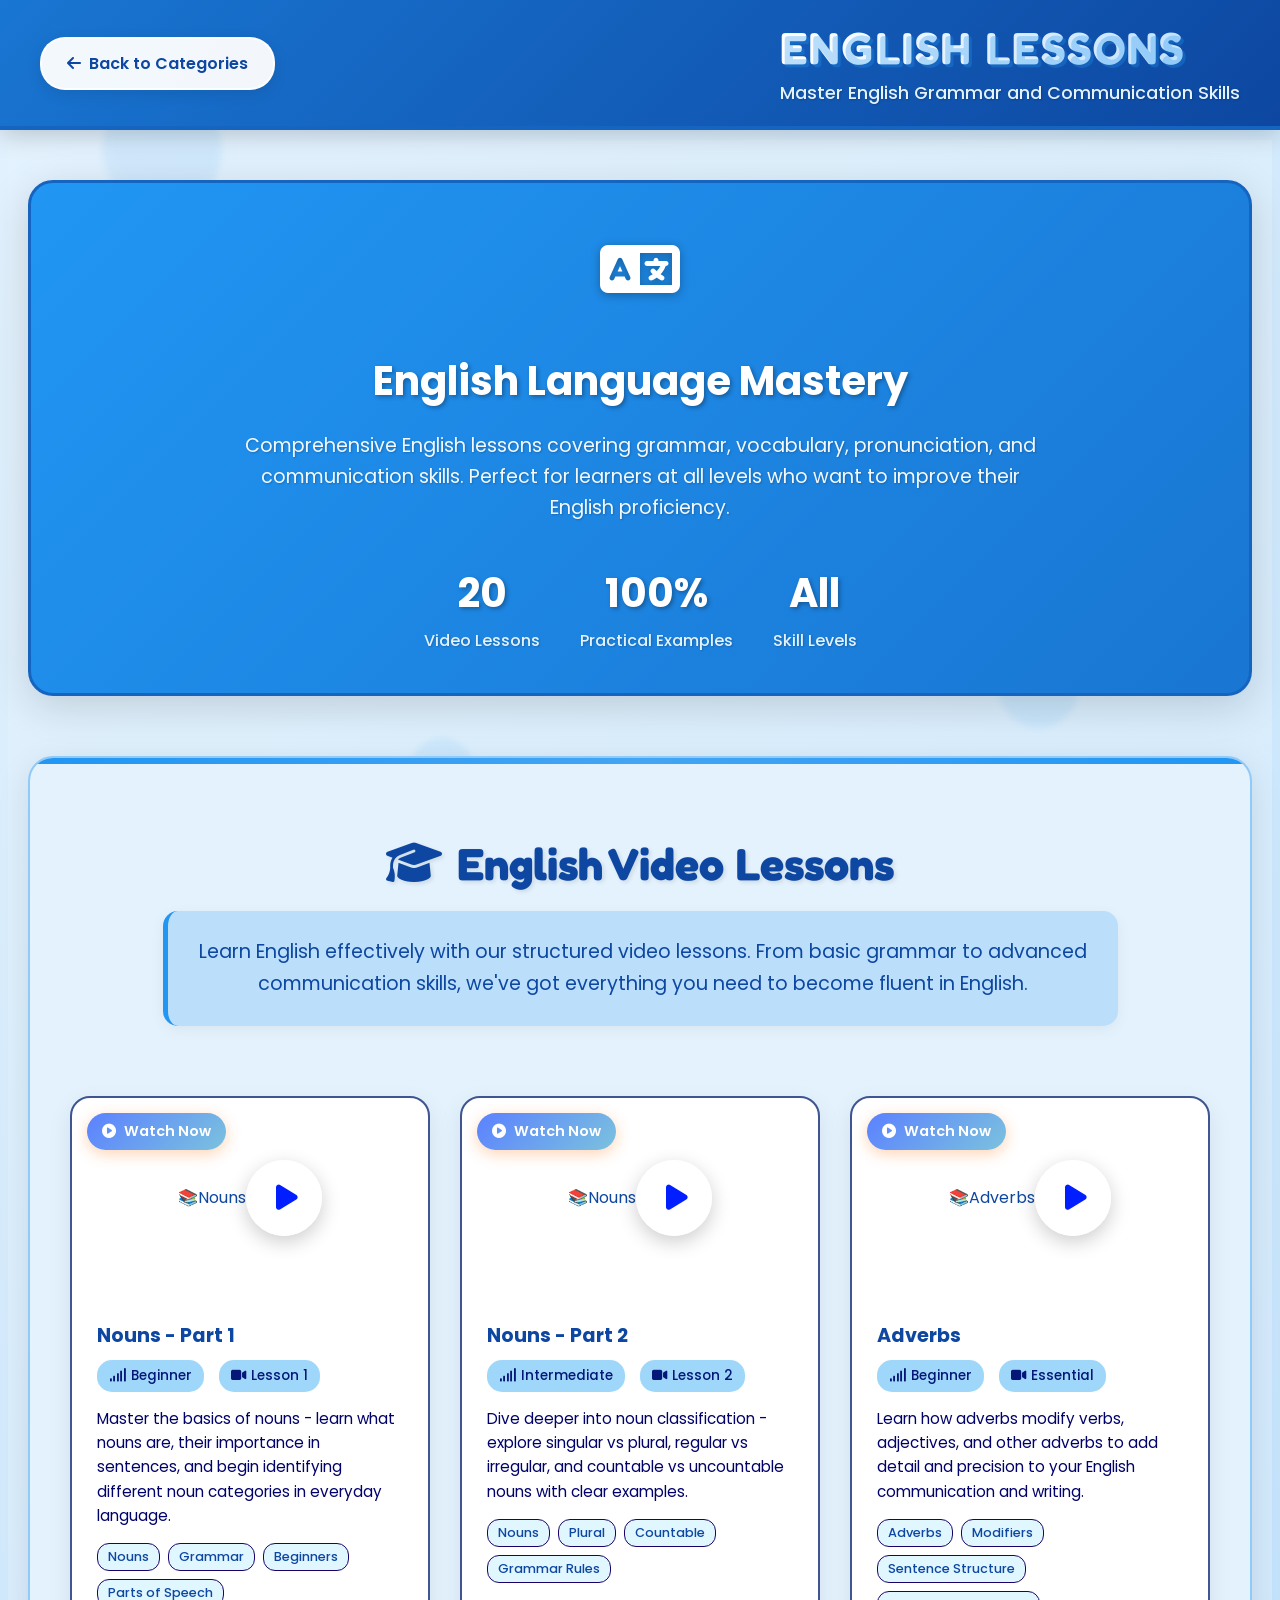
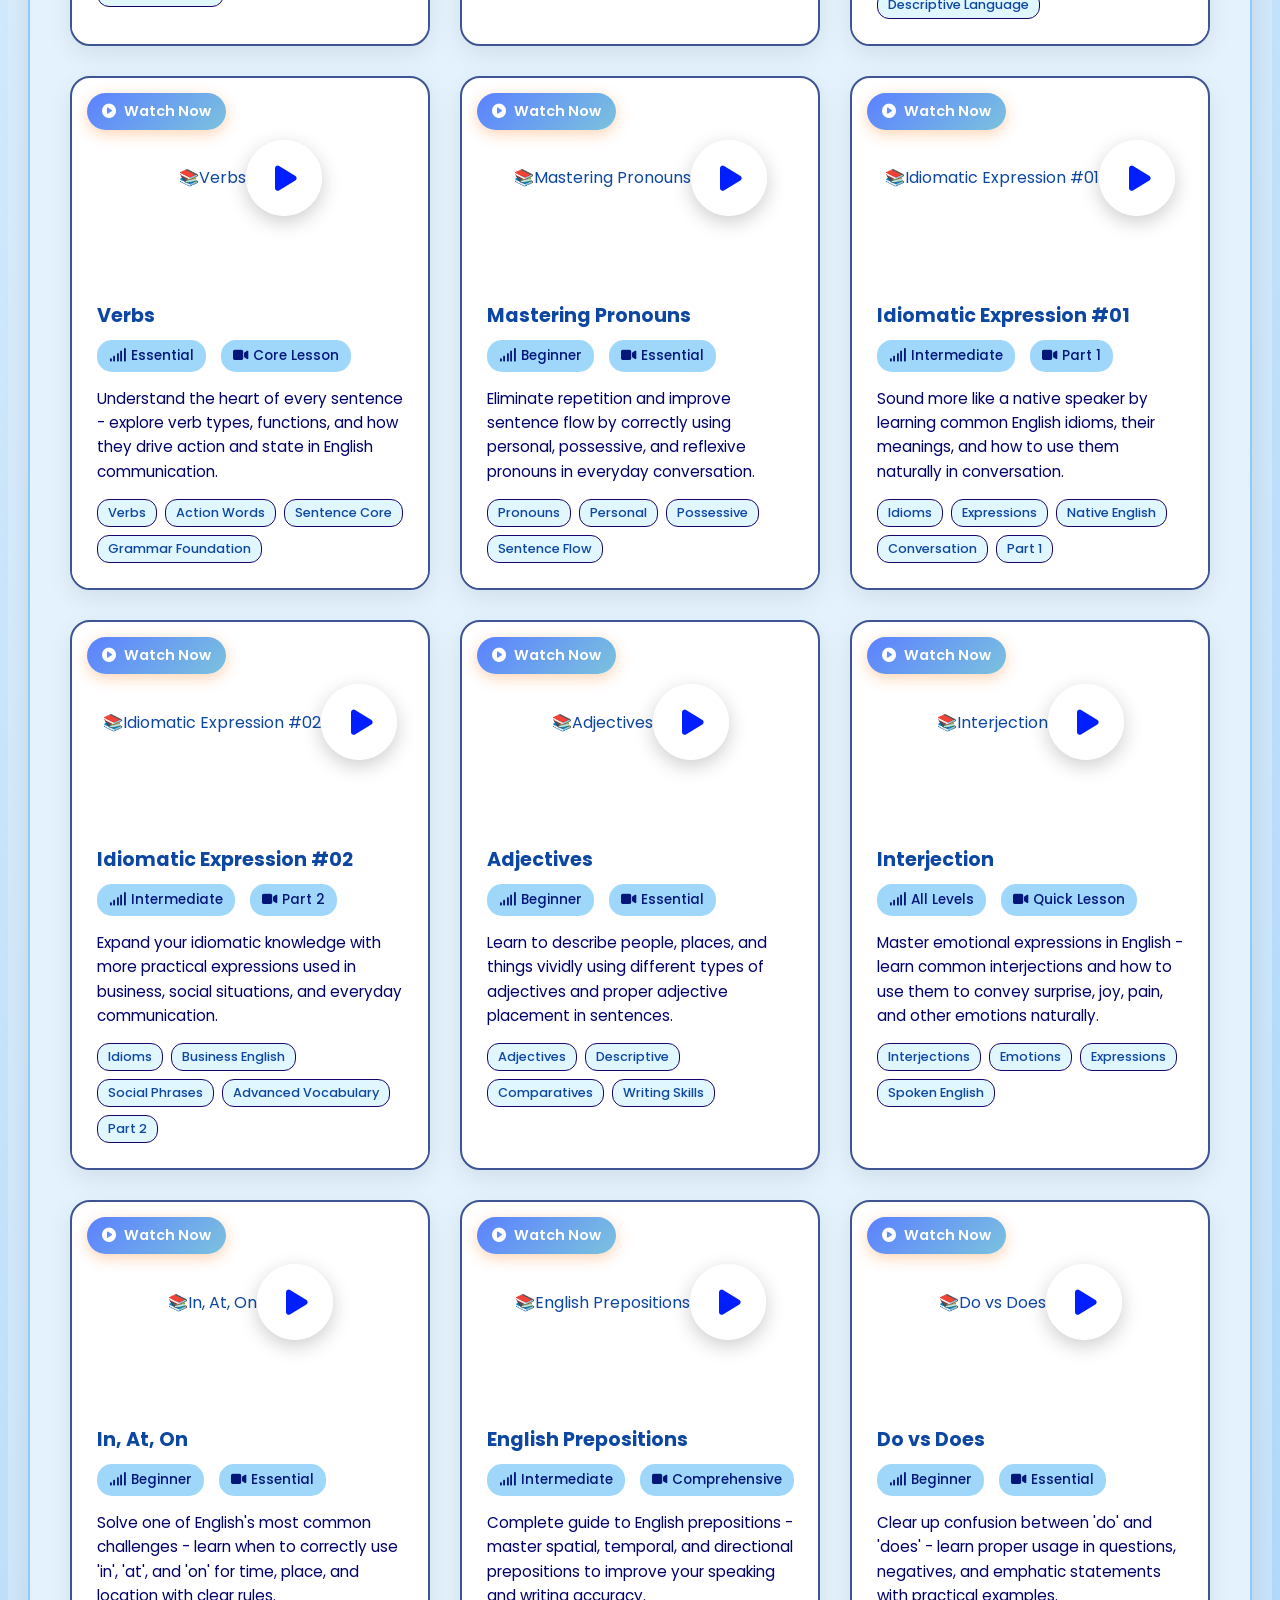
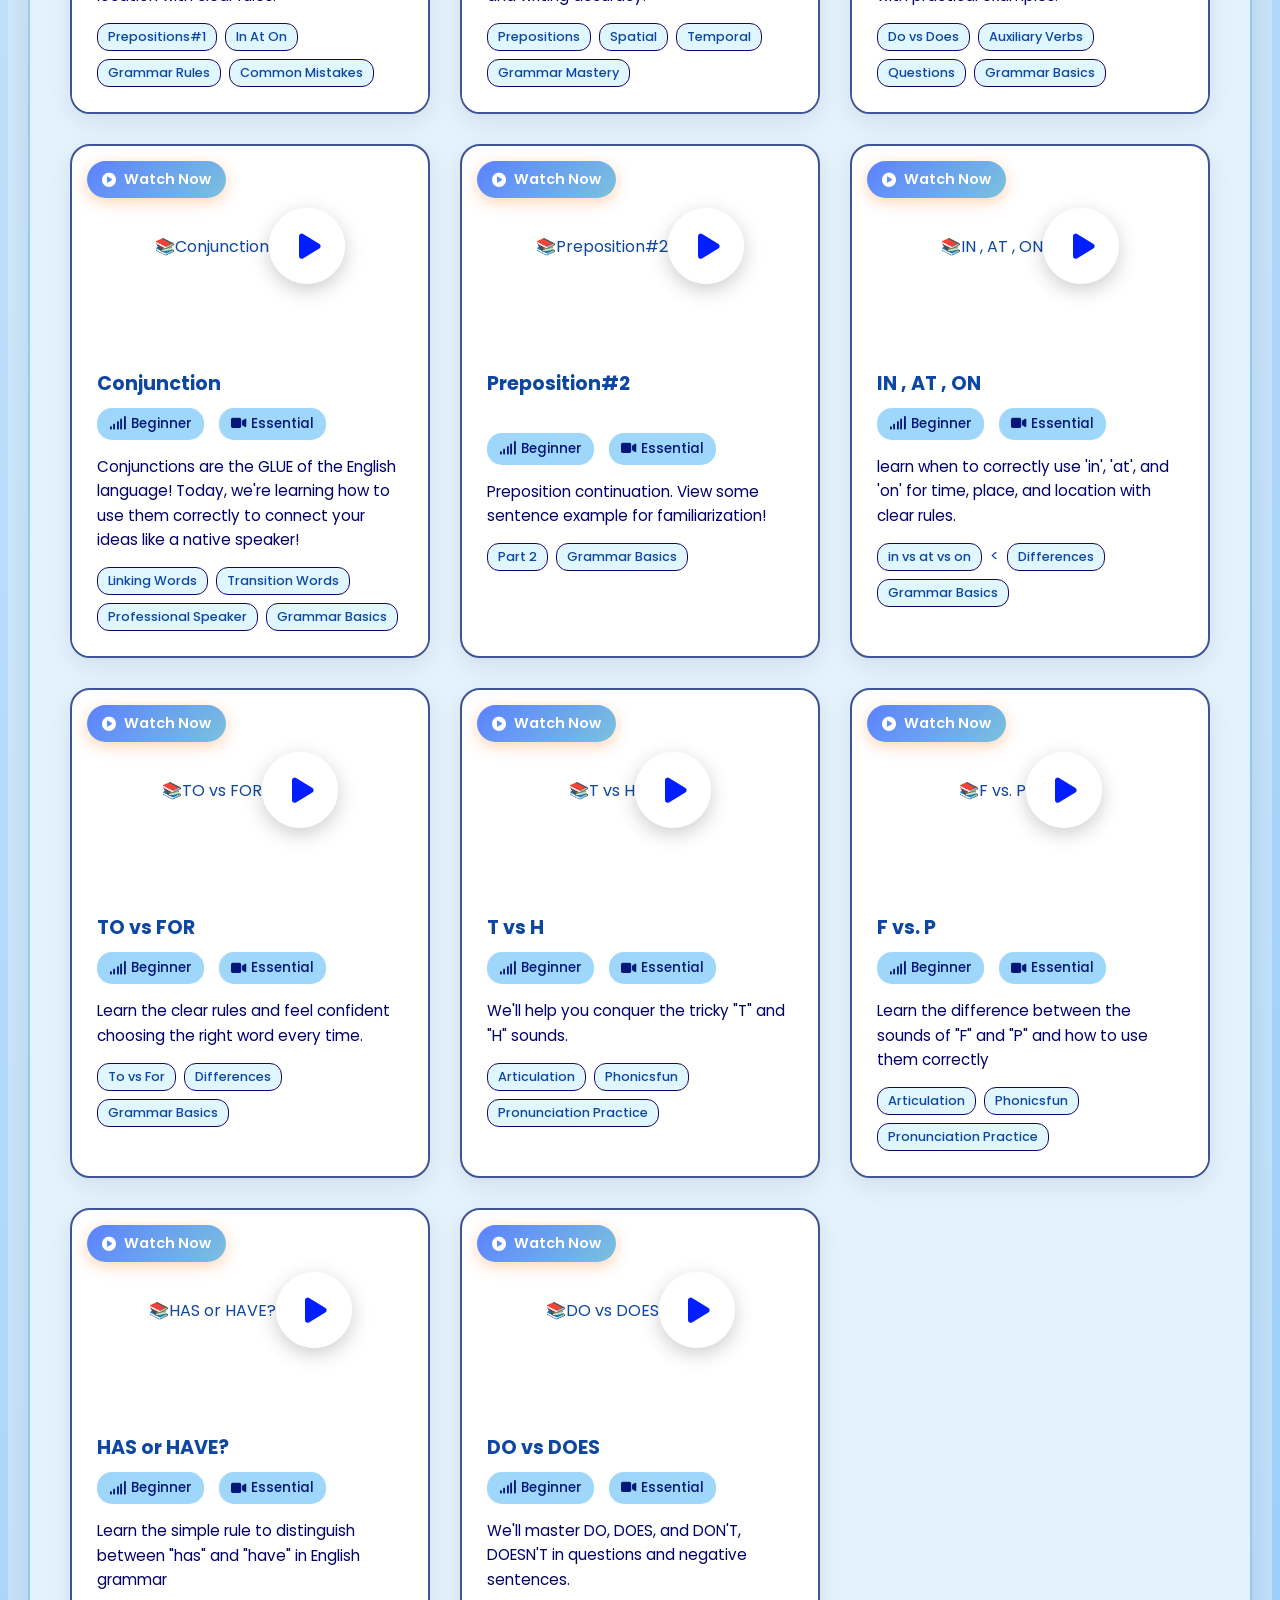
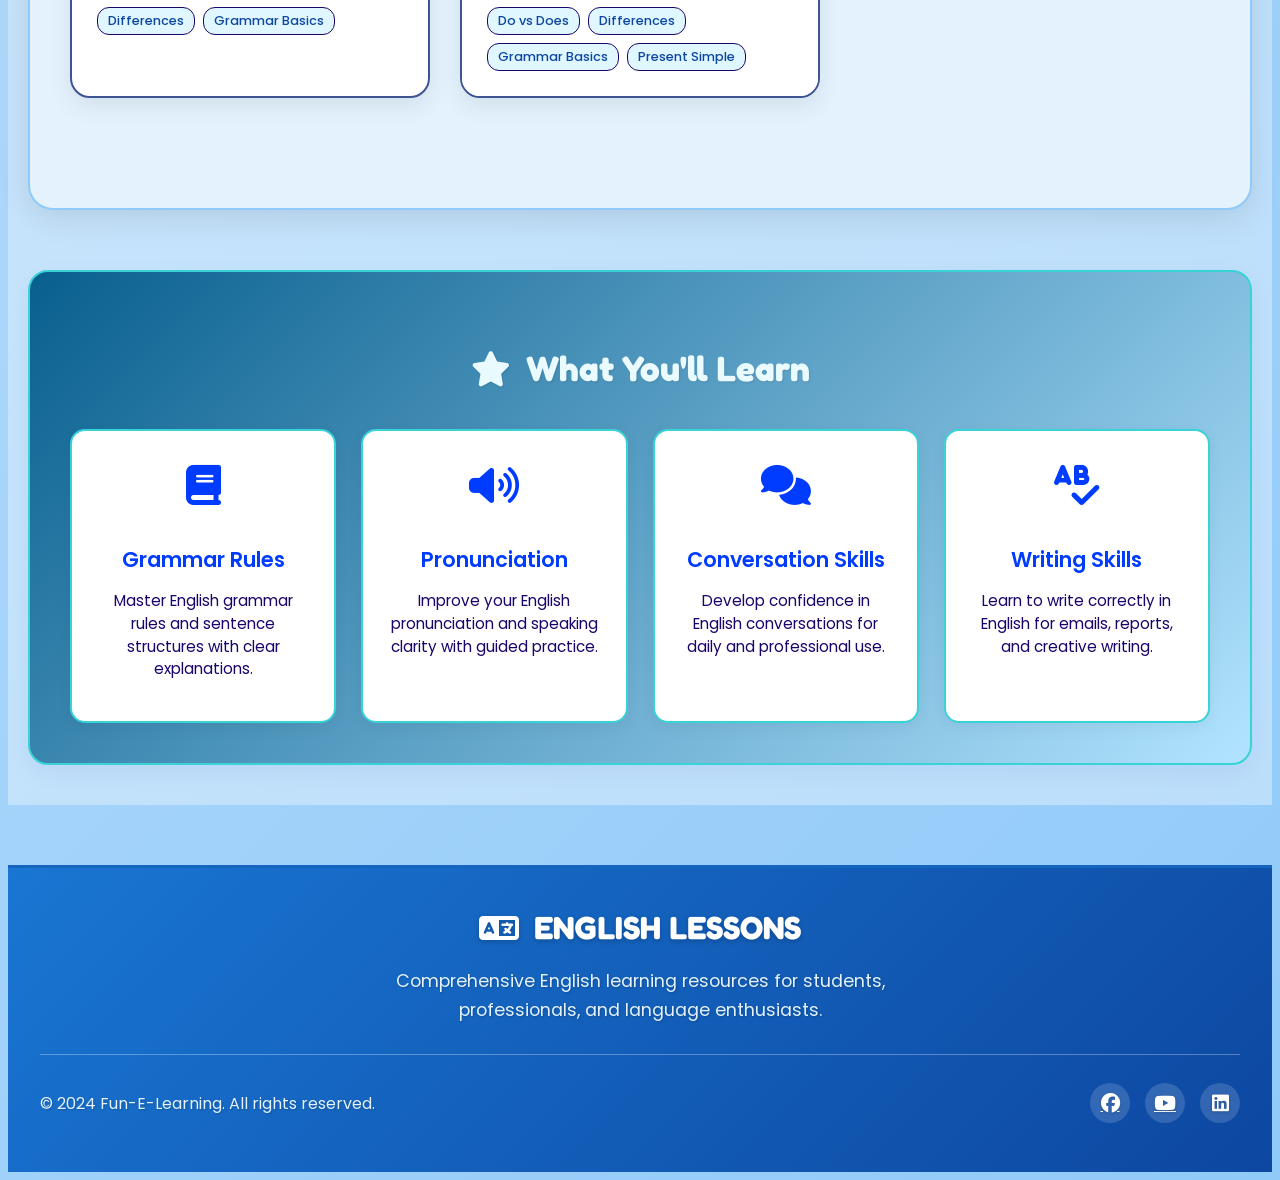
<file: Viducation-english.html>
<!DOCTYPE html>
<html lang="en">
<head>
    <meta charset="UTF-8">
    <meta name="viewport" content="width=device-width, initial-scale=1.0">
    <title>English Lessons - Fun-E-Learning</title>
    <link rel="stylesheet" href="Viducation-english.css">
    <link href="https://fonts.googleapis.com/css?family=Poppins:400,600,700&display=swap" rel="stylesheet">
    <link href="https://fonts.googleapis.com/css2?family=Fredoka+One&family=Rubik:wght@800;900&display=swap" rel="stylesheet">
    <link rel="stylesheet" href="https://cdnjs.cloudflare.com/ajax/libs/font-awesome/6.4.0/css/all.min.css">
</head>
<body class="viducation-page english-theme">
    <div class="interactive-bg">
        <!-- Blue themed background circles -->
        <div class="yellow-bg-circle yellow-bg-circle1"></div>
        <div class="yellow-bg-circle yellow-bg-circle2"></div>
        <div class="yellow-bg-circle yellow-bg-circle3"></div>
        <div class="yellow-bg-circle yellow-bg-circle4"></div>
        <div class="yellow-bg-circle yellow-bg-circle5"></div>
        <div class="yellow-bg-circle yellow-bg-circle6"></div>
        
        <!-- Additional decorative elements -->
        <div class="decorative-star star1">★</div>
        <div class="decorative-star star2">★</div>
        <div class="decorative-star star3">★</div>
        <div class="decorative-star star4">★</div>
        <div class="decorative-star star5">★</div>
    </div>

    <!-- English Lessons Header -->
    <header class="viducation-header">
        <nav class="viducation-nav">
            <a href="Viducation-Landing.html" class="back-btn">
                <i class="fas fa-arrow-left"></i> Back to Categories
            </a>
            <div class="header-title">
                <h1>ENGLISH LESSONS</h1>
                <div class="header-subtitle">Master English Grammar and Communication Skills</div>
            </div>
        </nav>
    </header>

    <!-- Main Content -->
    <main class="viducation-content">
        <!-- Hero Section -->
        <section class="hero-section">
            <div class="hero-content">
                <div class="hero-icon">
                    <i class="fas fa-language"></i>
                </div>
                <h2 class="hero-title">English Language Mastery</h2>
                <p class="hero-description">
                    Comprehensive English lessons covering grammar, vocabulary, pronunciation, and communication skills. 
                    Perfect for learners at all levels who want to improve their English proficiency.
                </p>
                <div class="stats-container">
                    <div class="stat-item">
                        <div class="stat-number">20</div>
                        <div class="stat-label">Video Lessons</div>
                    </div>
                    <div class="stat-item">
                        <div class="stat-number">100%</div>
                        <div class="stat-label">Practical Examples</div>
                    </div>
                    <div class="stat-item">
                        <div class="stat-number">All</div>
                        <div class="stat-label">Skill Levels</div>
                    </div>
                </div>
            </div>
        </section>

        <!-- English Lessons Section -->
        <section id="english-lessons" class="section-content active">
            <div class="section-header">
                <h2 class="section-title">
                    <i class="fas fa-graduation-cap"></i>
                    English Video Lessons
                </h2>
                <p class="section-description">
                    Learn English effectively with our structured video lessons. From basic grammar to advanced 
                    communication skills, we've got everything you need to become fluent in English.
                </p>
            </div>
            
            <!-- English Lessons Gallery -->
            <div class="video-gallery">
                <!-- Video 1 -->
                <div class="video-card" data-video-id="AhXATv9c3ec">
                    <div class="video-badge">
                        <i class="fas fa-play-circle"></i> Watch Now
                    </div>
                    <div class="video-thumbnail has-thumbnail" style="background-image: url('https://img.youtube.com/vi/AhXATv9c3ec/maxresdefault.jpg')">
                        <div class="play-icon">
                            <i class="fas fa-play"></i>
                        </div>
                        <div class="video-overlay">
                            <div class="video-category">Grammar</div>
                            <div class="video-duration-badge">03:04</div>
                        </div>
                    </div>
                    <div class="video-info">
                        <h4 class="video-title">Nouns - Part 1</h4>
                        <div class="video-meta">
                            <span class="video-level">
                                <i class="fas fa-signal"></i> Beginner
                            </span>
                            <span class="video-lessons">
                                <i class="fas fa-video"></i> Lesson 1
                            </span>
                        </div>
                        <p class="video-description">Master the basics of nouns - learn what nouns are, their importance in sentences, and begin identifying different noun categories in everyday language.</p>
                        <div class="video-tags">
                            <span class="tag">Nouns</span>
                            <span class="tag">Grammar</span>
                            <span class="tag">Beginners</span>
                            <span class="tag">Parts of Speech</span>
                        </div>
                    </div>
                </div>

                <!-- Video 2 -->
                <div class="video-card" data-video-id="8HdzACBGyw0">
                    <div class="video-badge">
                        <i class="fas fa-play-circle"></i> Watch Now
                    </div>
                    <div class="video-thumbnail has-thumbnail" style="background-image: url('https://img.youtube.com/vi/8HdzACBGyw0/maxresdefault.jpg')">
                        <div class="play-icon">
                            <i class="fas fa-play"></i>
                        </div>
                        <div class="video-overlay">
                            <div class="video-category">Grammar</div>
                            <div class="video-duration-badge">04:19</div>
                        </div>
                    </div>
                    <div class="video-info">
                        <h4 class="video-title">Nouns - Part 2</h4>
                        <div class="video-meta">
                            <span class="video-level">
                                <i class="fas fa-signal"></i> Intermediate
                            </span>
                            <span class="video-lessons">
                                <i class="fas fa-video"></i> Lesson 2
                            </span>
                        </div>
                        <p class="video-description">Dive deeper into noun classification - explore singular vs plural, regular vs irregular, and countable vs uncountable nouns with clear examples.</p>
                        <div class="video-tags">
                            <span class="tag">Nouns</span>
                            <span class="tag">Plural</span>
                            <span class="tag">Countable</span>
                            <span class="tag">Grammar Rules</span>
                        </div>
                    </div>
                </div>

                <!-- Video 3 -->
                <div class="video-card" data-video-id="2MU0oJprCQA">
                    <div class="video-badge">
                        <i class="fas fa-play-circle"></i> Watch Now
                    </div>
                    <div class="video-thumbnail has-thumbnail" style="background-image: url('https://img.youtube.com/vi/2MU0oJprCQA/maxresdefault.jpg')">
                        <div class="play-icon">
                            <i class="fas fa-play"></i>
                        </div>
                        <div class="video-overlay">
                            <div class="video-category">Grammar</div>
                            <div class="video-duration-badge">03:15</div>
                        </div>
                    </div>
                    <div class="video-info">
                        <h4 class="video-title">Adverbs</h4>
                        <div class="video-meta">
                            <span class="video-level">
                                <i class="fas fa-signal"></i> Beginner
                            </span>
                            <span class="video-lessons">
                                <i class="fas fa-video"></i> Essential
                            </span>
                        </div>
                        <p class="video-description">Learn how adverbs modify verbs, adjectives, and other adverbs to add detail and precision to your English communication and writing.</p>
                        <div class="video-tags">
                            <span class="tag">Adverbs</span>
                            <span class="tag">Modifiers</span>
                            <span class="tag">Sentence Structure</span>
                            <span class="tag">Descriptive Language</span>
                        </div>
                    </div>
                </div>

                <!-- Video 4 -->
                <div class="video-card" data-video-id="_oC8i_8Nhn0">
                    <div class="video-badge">
                        <i class="fas fa-play-circle"></i> Watch Now
                    </div>
                    <div class="video-thumbnail has-thumbnail" style="background-image: url('https://img.youtube.com/vi/_oC8i_8Nhn0/maxresdefault.jpg')">
                        <div class="play-icon">
                            <i class="fas fa-play"></i>
                        </div>
                        <div class="video-overlay">
                            <div class="video-category">Grammar</div>
                            <div class="video-duration-badge">03:51</div>
                        </div>
                    </div>
                    <div class="video-info">
                        <h4 class="video-title">Verbs</h4>
                        <div class="video-meta">
                            <span class="video-level">
                                <i class="fas fa-signal"></i> Essential
                            </span>
                            <span class="video-lessons">
                                <i class="fas fa-video"></i> Core Lesson
                            </span>
                        </div>
                        <p class="video-description">Understand the heart of every sentence - explore verb types, functions, and how they drive action and state in English communication.</p>
                        <div class="video-tags">
                            <span class="tag">Verbs</span>
                            <span class="tag">Action Words</span>
                            <span class="tag">Sentence Core</span>
                            <span class="tag">Grammar Foundation</span>
                        </div>
                    </div>
                </div>

                <!-- Video 5 -->
                <div class="video-card" data-video-id="Ps5iY4_UOig">
                    <div class="video-badge">
                        <i class="fas fa-play-circle"></i> Watch Now
                    </div>
                    <div class="video-thumbnail has-thumbnail" style="background-image: url('https://img.youtube.com/vi/Ps5iY4_UOig/maxresdefault.jpg')">
                        <div class="play-icon">
                            <i class="fas fa-play"></i>
                        </div>
                        <div class="video-overlay">
                            <div class="video-category">Grammar</div>
                            <div class="video-duration-badge">03:45</div>
                        </div>
                    </div>
                    <div class="video-info">
                        <h4 class="video-title">Mastering Pronouns</h4>
                        <div class="video-meta">
                            <span class="video-level">
                                <i class="fas fa-signal"></i> Beginner
                            </span>
                            <span class="video-lessons">
                                <i class="fas fa-video"></i> Essential
                            </span>
                        </div>
                        <p class="video-description">Eliminate repetition and improve sentence flow by correctly using personal, possessive, and reflexive pronouns in everyday conversation.</p>
                        <div class="video-tags">
                            <span class="tag">Pronouns</span>
                            <span class="tag">Personal</span>
                            <span class="tag">Possessive</span>
                            <span class="tag">Sentence Flow</span>
                        </div>
                    </div>
                </div>

                <!-- Video 6 -->
                <div class="video-card" data-video-id="NgtYXxfUSRc">
                    <div class="video-badge">
                        <i class="fas fa-play-circle"></i> Watch Now
                    </div>
                    <div class="video-thumbnail has-thumbnail" style="background-image: url('https://img.youtube.com/vi/NgtYXxfUSRc/maxresdefault.jpg')">
                        <div class="play-icon">
                            <i class="fas fa-play"></i>
                        </div>
                        <div class="video-overlay">
                            <div class="video-category">Vocabulary</div>
                            <div class="video-duration-badge">06:14</div>
                        </div>
                    </div>
                    <div class="video-info">
                        <h4 class="video-title">Idiomatic Expression #01</h4>
                        <div class="video-meta">
                            <span class="video-level">
                                <i class="fas fa-signal"></i> Intermediate
                            </span>
                            <span class="video-lessons">
                                <i class="fas fa-video"></i> Part 1
                            </span>
                        </div>
                        <p class="video-description">Sound more like a native speaker by learning common English idioms, their meanings, and how to use them naturally in conversation.</p>
                        <div class="video-tags">
                            <span class="tag">Idioms</span>
                            <span class="tag">Expressions</span>
                            <span class="tag">Native English</span>
                            <span class="tag">Conversation</span>
                             <span class="tag">Part 1</span>
                        </div>
                    </div>
                </div>

                <!-- Video 7 -->
                <div class="video-card" data-video-id="QkUTKZKkRvM">
                    <div class="video-badge">
                        <i class="fas fa-play-circle"></i> Watch Now
                    </div>
                    <div class="video-thumbnail has-thumbnail" style="background-image: url('https://img.youtube.com/vi/QkUTKZKkRvM/maxresdefault.jpg')">
                        <div class="play-icon">
                            <i class="fas fa-play"></i>
                        </div>
                        <div class="video-overlay">
                            <div class="video-category">Vocabulary</div>
                            <div class="video-duration-badge">05:32</div>
                        </div>
                    </div>
                    <div class="video-info">
                        <h4 class="video-title">Idiomatic Expression #02</h4>
                        <div class="video-meta">
                            <span class="video-level">
                                <i class="fas fa-signal"></i> Intermediate
                            </span>
                            <span class="video-lessons">
                                <i class="fas fa-video"></i> Part 2
                            </span>
                        </div>
                        <p class="video-description">Expand your idiomatic knowledge with more practical expressions used in business, social situations, and everyday communication.</p>
                        <div class="video-tags">
                            <span class="tag">Idioms</span>
                            <span class="tag">Business English</span>
                            <span class="tag">Social Phrases</span>
                            <span class="tag">Advanced Vocabulary</span>
                             <span class="tag">Part 2</span>
                        </div>
                    </div>
                </div>

                <!-- Video 8 -->
                <div class="video-card" data-video-id="MEkiEIQ759k">
                    <div class="video-badge">
                        <i class="fas fa-play-circle"></i> Watch Now
                    </div>
                    <div class="video-thumbnail has-thumbnail" style="background-image: url('https://img.youtube.com/vi/MEkiEIQ759k/maxresdefault.jpg')">
                        <div class="play-icon">
                            <i class="fas fa-play"></i>
                        </div>
                        <div class="video-overlay">
                            <div class="video-category">Grammar</div>
                            <div class="video-duration-badge">03:17</div>
                        </div>
                    </div>
                    <div class="video-info">
                        <h4 class="video-title">Adjectives</h4>
                        <div class="video-meta">
                            <span class="video-level">
                                <i class="fas fa-signal"></i> Beginner
                            </span>
                            <span class="video-lessons">
                                <i class="fas fa-video"></i> Essential
                            </span>
                        </div>
                        <p class="video-description">Learn to describe people, places, and things vividly using different types of adjectives and proper adjective placement in sentences.</p>
                        <div class="video-tags">
                            <span class="tag">Adjectives</span>
                            <span class="tag">Descriptive</span>
                            <span class="tag">Comparatives</span>
                            <span class="tag">Writing Skills</span>
                        </div>
                    </div>
                </div>

                <!-- Video 9 -->
                <div class="video-card" data-video-id="Qb98x92xMuk">
                    <div class="video-badge">
                        <i class="fas fa-play-circle"></i> Watch Now
                    </div>
                    <div class="video-thumbnail has-thumbnail" style="background-image: url('https://img.youtube.com/vi/Qb98x92xMuk/maxresdefault.jpg')">
                        <div class="play-icon">
                            <i class="fas fa-play"></i>
                        </div>
                        <div class="video-overlay">
                            <div class="video-category">Grammar</div>
                            <div class="video-duration-badge">02:41</div>
                        </div>
                    </div>
                    <div class="video-info">
                        <h4 class="video-title">Interjection</h4>
                        <div class="video-meta">
                            <span class="video-level">
                                <i class="fas fa-signal"></i> All Levels
                            </span>
                            <span class="video-lessons">
                                <i class="fas fa-video"></i> Quick Lesson
                            </span>
                        </div>
                        <p class="video-description">Master emotional expressions in English - learn common interjections and how to use them to convey surprise, joy, pain, and other emotions naturally.</p>
                        <div class="video-tags">
                            <span class="tag">Interjections</span>
                            <span class="tag">Emotions</span>
                            <span class="tag">Expressions</span>
                            <span class="tag">Spoken English</span>
                        </div>
                    </div>
                </div>

                <!-- Video 10 -->
                <div class="video-card" data-video-id="VEiPiqsGDso">
                    <div class="video-badge">
                        <i class="fas fa-play-circle"></i> Watch Now
                    </div>
                    <div class="video-thumbnail has-thumbnail" style="background-image: url('https://img.youtube.com/vi/VEiPiqsGDso/maxresdefault.jpg')">
                        <div class="play-icon">
                            <i class="fas fa-play"></i>
                        </div>
                        <div class="video-overlay">
                            <div class="video-category">Grammar</div>
                            <div class="video-duration-badge">02:41</div>
                        </div>
                    </div>
                    <div class="video-info">
                        <h4 class="video-title">In, At, On</h4>
                        <div class="video-meta">
                            <span class="video-level">
                                <i class="fas fa-signal"></i> Beginner
                            </span>
                            <span class="video-lessons">
                                <i class="fas fa-video"></i> Essential
                            </span>
                        </div>
                        <p class="video-description">Solve one of English's most common challenges - learn when to correctly use 'in', 'at', and 'on' for time, place, and location with clear rules.</p>
                        <div class="video-tags">
                            <span class="tag">Prepositions#1</span>
                            <span class="tag">In At On</span>
                            <span class="tag">Grammar Rules</span>
                            <span class="tag">Common Mistakes</span>
                        </div>
                    </div>
                </div>

                <!-- Video 11 -->
                <div class="video-card" data-video-id="HjeUnG8ApMI">
                    <div class="video-badge">
                        <i class="fas fa-play-circle"></i> Watch Now
                    </div>
                    <div class="video-thumbnail has-thumbnail" style="background-image: url('https://img.youtube.com/vi/HjeUnG8ApMI/maxresdefault.jpg')">
                        <div class="play-icon">
                            <i class="fas fa-play"></i>
                        </div>
                        <div class="video-overlay">
                            <div class="video-category">Grammar</div>
                            <div class="video-duration-badge">01:52</div>
                        </div>
                    </div>
                    <div class="video-info">
                        <h4 class="video-title">English Prepositions</h4>
                        <div class="video-meta">
                            <span class="video-level">
                                <i class="fas fa-signal"></i> Intermediate
                            </span>
                            <span class="video-lessons">
                                <i class="fas fa-video"></i> Comprehensive
                            </span>
                        </div>
                        <p class="video-description">Complete guide to English prepositions - master spatial, temporal, and directional prepositions to improve your speaking and writing accuracy.</p>
                        <div class="video-tags">
                            <span class="tag">Prepositions</span>
                            <span class="tag">Spatial</span>
                            <span class="tag">Temporal</span>
                            <span class="tag">Grammar Mastery</span>
                        </div>
                    </div>
                </div>

                <!-- Video 12 -->
                <div class="video-card" data-video-id="1NEAKtXkab4">
                    <div class="video-badge">
                        <i class="fas fa-play-circle"></i> Watch Now
                    </div>
                    <div class="video-thumbnail has-thumbnail" style="background-image: url('https://img.youtube.com/vi/1NEAKtXkab4/maxresdefault.jpg')">
                        <div class="play-icon">
                            <i class="fas fa-play"></i>
                        </div>
                        <div class="video-overlay">
                            <div class="video-category">Grammar</div>
                            <div class="video-duration-badge">04:18</div>
                        </div>
                    </div>
                    <div class="video-info">
                        <h4 class="video-title">Do vs Does</h4>
                        <div class="video-meta">
                            <span class="video-level">
                                <i class="fas fa-signal"></i> Beginner
                            </span>
                            <span class="video-lessons">
                                <i class="fas fa-video"></i> Essential
                            </span>
                        </div>
                        <p class="video-description">Clear up confusion between 'do' and 'does' - learn proper usage in questions, negatives, and emphatic statements with practical examples.</p>
                        <div class="video-tags">
                            <span class="tag">Do vs Does</span>
                            <span class="tag">Auxiliary Verbs</span>
                            <span class="tag">Questions</span>
                            <span class="tag">Grammar Basics</span>
                        </div>
                    </div>
                </div>

                 <!-- Video 13 -->
                <div class="video-card" data-video-id="lfm1pdrV4EA">
                    <div class="video-badge">
                        <i class="fas fa-play-circle"></i> Watch Now
                    </div>
                    <div class="video-thumbnail has-thumbnail" style="background-image: url('https://img.youtube.com/vi/lfm1pdrV4EA/maxresdefault.jpg')">
                        <div class="play-icon">
                            <i class="fas fa-play"></i>
                        </div>
                        <div class="video-overlay">
                            <div class="video-category">Grammar</div>
                            <div class="video-duration-badge">04:39</div>
                        </div>
                    </div>
                    <div class="video-info">
                        <h4 class="video-title">Conjunction</h4>
                        <div class="video-meta">
                            <span class="video-level">
                                <i class="fas fa-signal"></i> Beginner
                            </span>
                            <span class="video-lessons">
                                <i class="fas fa-video"></i> Essential
                            </span>
                        </div>
                        <p class="video-description">Conjunctions are the GLUE of the English language! Today, we're learning how to use them correctly to connect your ideas like a native speaker!</p>
                        <div class="video-tags">
                            <span class="tag">Linking Words</span>
                            <span class="tag">Transition Words</span>
                            <span class="tag">Professional Speaker</span>
                            <span class="tag">Grammar Basics</span>
                        </div>
                    </div>
                </div>

                     <!-- Video 14 -->
                    <div class="video-card" data-video-id="XUW5yAb0SXM">
                        <div class="video-badge">
                            <i class="fas fa-play-circle"></i> Watch Now
                        </div>
                        <div class="video-thumbnail has-thumbnail" style="background-image: url('https://img.youtube.com/vi/XUW5yAb0SXM/maxresdefault.jpg')">
                            <div class="play-icon">
                                <i class="fas fa-play"></i>
                            </div>
                            <div class="video-overlay">
                                <div class="video-category">Grammar</div>
                                <div class="video-duration-badge">04:39</div>
                            </div>
                        </div>
                        <div class="video-info">
                            <h4 class="video-title">Preposition#2</h4>
                            <div class="video-meta">
                                <span class="video-level">
                                    <i class="fas fa-signal"></i> Beginner
                                </span>
                                <span class="video-lessons">
                                    <i class="fas fa-video"></i> Essential
                                </span>
                            </div>
                            <p class="video-description">Preposition continuation. View some sentence example for familiarization!</p>
                            <div class="video-tags">
                                <span class="tag">Part 2</span>
                                <span class="tag">Grammar Basics</span>
                            </div>
                        </div>
                    </div>    
                        


                        <!-- Video 15 -->
                    <div class="video-card" data-video-id="VEiPiqsGDso">
                        <div class="video-badge">
                            <i class="fas fa-play-circle"></i> Watch Now
                        </div>
                        <div class="video-thumbnail has-thumbnail" style="background-image: url('https://img.youtube.com/vi/VEiPiqsGDso/maxresdefault.jpg')">
                            <div class="play-icon">
                                <i class="fas fa-play"></i>
                            </div>
                            <div class="video-overlay">
                                <div class="video-category">Grammar</div>
                                <div class="video-duration-badge">04:39</div>
                            </div>
                        </div>
                        <div class="video-info">
                            <h4 class="video-title">IN , AT , ON</h4>
                            <div class="video-meta">
                                <span class="video-level">
                                    <i class="fas fa-signal"></i> Beginner
                                </span>
                                <span class="video-lessons">
                                    <i class="fas fa-video"></i> Essential
                                </span>
                            </div>
                            <p class="video-description">learn when to correctly use 'in', 'at', and 'on' for time, place, and location with clear rules.</p>
                            <div class="video-tags">
                                <span class="tag">in vs at vs on</span>                            <
                                <span class="tag">Differences</span>
                                <span class="tag">Grammar Basics</span>
                            </div>
                        </div>
                    </div>    

                        <!-- Video 16 -->
                    <div class="video-card" data-video-id="tdyknhZf0_k">
                        <div class="video-badge">
                            <i class="fas fa-play-circle"></i> Watch Now
                        </div>
                        <div class="video-thumbnail has-thumbnail" style="background-image: url('https://img.youtube.com/vi/tdyknhZf0_k/maxresdefault.jpg')">
                            <div class="play-icon">
                                <i class="fas fa-play"></i>
                            </div>
                            <div class="video-overlay">
                                <div class="video-category">Grammar</div>
                                <div class="video-duration-badge">04:39</div>
                            </div>
                        </div>
                        <div class="video-info">
                            <h4 class="video-title">TO vs FOR </h4>
                            <div class="video-meta">
                                <span class="video-level">
                                    <i class="fas fa-signal"></i> Beginner
                                </span>
                                <span class="video-lessons">
                                    <i class="fas fa-video"></i> Essential
                                </span>
                            </div>
                            <p class="video-description">Learn the clear rules and feel confident choosing the right word every time.</p>
                                <div class="video-tags">
                                <span class="tag">To vs For</span>
                                <span class="tag">Differences</span>
                                <span class="tag">Grammar Basics</span>
                            </div>
                        </div>
                    </div> 

                    <!-- Video 17 -->
                    <div class="video-card" data-video-id="IDQLuy9GMpY">
                        <div class="video-badge">
                            <i class="fas fa-play-circle"></i> Watch Now
                        </div>
                        <div class="video-thumbnail has-thumbnail" style="background-image: url('https://img.youtube.com/vi/IDQLuy9GMpY/maxresdefault.jpg')">
                            <div class="play-icon">
                                <i class="fas fa-play"></i>
                            </div>
                            <div class="video-overlay">
                                <div class="video-category">Grammar</div>
                                <div class="video-duration-badge">04:39</div>
                            </div>
                        </div>
                        <div class="video-info">
                            <h4 class="video-title">T vs H </h4>
                            <div class="video-meta">
                                <span class="video-level">
                                    <i class="fas fa-signal"></i> Beginner
                                </span>
                                <span class="video-lessons">
                                    <i class="fas fa-video"></i> Essential
                                </span>
                            </div>
                            <p class="video-description">We'll help you conquer the tricky "T" and "H" sounds. </p>
                                <div class="video-tags">
                                <span class="tag">Articulation </span>
                                <span class="tag">Phonicsfun </span>
                                <span class="tag">Pronunciation Practice</span>
                            </div>
                        </div>
                    </div> 

                    <!-- Video 18 -->
                    <div class="video-card" data-video-id="-IHWkPd46Wk
    ">
                        <div class="video-badge">
                            <i class="fas fa-play-circle"></i> Watch Now
                        </div>
                        <div class="video-thumbnail has-thumbnail" style="background-image: url('https://img.youtube.com/vi/-IHWkPd46Wk/maxresdefault.jpg')">
                            <div class="play-icon">
                                <i class="fas fa-play"></i>
                            </div>
                            <div class="video-overlay">
                                <div class="video-category">Grammar</div>
                                <div class="video-duration-badge">04:39</div>
                            </div>
                        </div>
                        <div class="video-info">
                            <h4 class="video-title">F vs. P </h4>
                            <div class="video-meta">
                                <span class="video-level">
                                    <i class="fas fa-signal"></i> Beginner
                                </span>
                                <span class="video-lessons">
                                    <i class="fas fa-video"></i> Essential
                                </span>
                            </div>
                            <p class="video-description">Learn the difference between the sounds of "F" and "P" and how to use them correctly</p>
                                <div class="video-tags">
                            <span class="tag">Articulation </span>
                                <span class="tag">Phonicsfun </span>
                                <span class="tag">Pronunciation Practice</span>
                            </div>
                        </div>
                    </div> 

                    <!-- Video 19 -->
                    <div class="video-card" data-video-id="oJrmwYX5MmY">
                        <div class="video-badge">
                            <i class="fas fa-play-circle"></i> Watch Now
                        </div>
                        <div class="video-thumbnail has-thumbnail" style="background-image: url('https://img.youtube.com/vi/oJrmwYX5MmY/maxresdefault.jpg')">
                            <div class="play-icon">
                                <i class="fas fa-play"></i>
                            </div>
                            <div class="video-overlay">
                                <div class="video-category">Grammar</div>
                                <div class="video-duration-badge">04:39</div>
                            </div>
                        </div>
                        <div class="video-info">
                            <h4 class="video-title">HAS or HAVE?  </h4>
                            <div class="video-meta">
                                <span class="video-level">
                                    <i class="fas fa-signal"></i> Beginner
                                </span>
                                <span class="video-lessons">
                                    <i class="fas fa-video"></i> Essential
                                </span>
                            </div>
                            <p class="video-description">Learn the simple rule to distinguish between "has" and "have" in English grammar</p>
                                <div class="video-tags">
                                <span class="tag">Differences</span>
                                <span class="tag">Grammar Basics</span>
                            </div>
                        </div>
                    </div> 

                    <!-- Video 20 -->
                    <div class="video-card" data-video-id="1NEAKtXkab4">
                        <div class="video-badge">
                            <i class="fas fa-play-circle"></i> Watch Now
                        </div>
                        <div class="video-thumbnail has-thumbnail" style="background-image: url('https://img.youtube.com/vi/1NEAKtXkab4/maxresdefault.jpg')">
                            <div class="play-icon">
                                <i class="fas fa-play"></i>
                            </div>
                            <div class="video-overlay">
                                <div class="video-category">Grammar</div>
                                <div class="video-duration-badge">04:39</div>
                            </div>
                        </div>
                        <div class="video-info">
                            <h4 class="video-title">DO vs DOES</h4>
                            <div class="video-meta">
                                <span class="video-level">
                                    <i class="fas fa-signal"></i> Beginner
                                </span>
                                <span class="video-lessons">
                                    <i class="fas fa-video"></i> Essential
                                </span>
                            </div>
                            <p class="video-description">We'll master DO, DOES, and DON'T, DOESN'T in questions and negative sentences.</p>
                                <div class="video-tags">
                                <span class="tag">Do vs Does</span>
                                <span class="tag">Differences</span>
                                <span class="tag">Grammar Basics</span>
                                <span class="tag">Present Simple</span>
                            </div>
                        </div>
                    </div> 


            </div>
        </section>

               
            
            <!-- Learning Features Section -->
            <div class="training-features">
                <h3 class="features-title">
                    <i class="fas fa-star"></i> What You'll Learn
                </h3>
                <div class="features-grid">
                    <div class="feature-card">
                        <div class="feature-icon">
                            <i class="fas fa-book"></i>
                        </div>
                        <h4 class="feature-title">Grammar Rules</h4>
                        <p class="feature-description">Master English grammar rules and sentence structures with clear explanations.</p>
                    </div>
                    <div class="feature-card">
                        <div class="feature-icon">
                            <i class="fas fa-volume-up"></i>
                        </div>
                        <h4 class="feature-title">Pronunciation</h4>
                        <p class="feature-description">Improve your English pronunciation and speaking clarity with guided practice.</p>
                    </div>
                    <div class="feature-card">
                        <div class="feature-icon">
                            <i class="fas fa-comments"></i>
                        </div>
                        <h4 class="feature-title">Conversation Skills</h4>
                        <p class="feature-description">Develop confidence in English conversations for daily and professional use.</p>
                    </div>
                    <div class="feature-card">
                        <div class="feature-icon">
                            <i class="fas fa-spell-check"></i>
                        </div>
                        <h4 class="feature-title">Writing Skills</h4>
                        <p class="feature-description">Learn to write correctly in English for emails, reports, and creative writing.</p>
                    </div>
                </div>
            </div>
        </section>
    </main>

    <!-- Video Modal -->
    <div id="videoModal" class="video-modal">
        <div class="modal-content">
            <button class="close-modal">&times;</button>
            <div class="modal-video-container">
                <!-- Video player will be inserted here -->
            </div>
            <div class="modal-video-info">
                <h3 id="modalVideoTitle" class="modal-video-title"></h3>
                <p id="modalVideoDescription" class="modal-video-description"></p>
            </div>
        </div>
    </div>

    <!-- Footer -->
    <footer class="callcenter-footer">
        <div class="footer-content">
            <div class="footer-logo">
                <i class="fas fa-language"></i>
                <span>ENGLISH LESSONS</span>
            </div>
            <p class="footer-description">Comprehensive English learning resources for students, professionals, and language enthusiasts.</p>
            <div class="footer-bottom">
                <p>&copy; 2024 Fun-E-Learning. All rights reserved.</p>
                <div class="footer-social">
                    <a href="#" class="social-link"><i class="fab fa-facebook"></i></a>
                    <a href="#" class="social-link"><i class="fab fa-youtube"></i></a>
                    <a href="#" class="social-link"><i class="fab fa-linkedin"></i></a>
                </div>
            </div>
        </div>
    </footer>

    <script src="Viducation-english.js"></script>
</body>

</html>
</file>
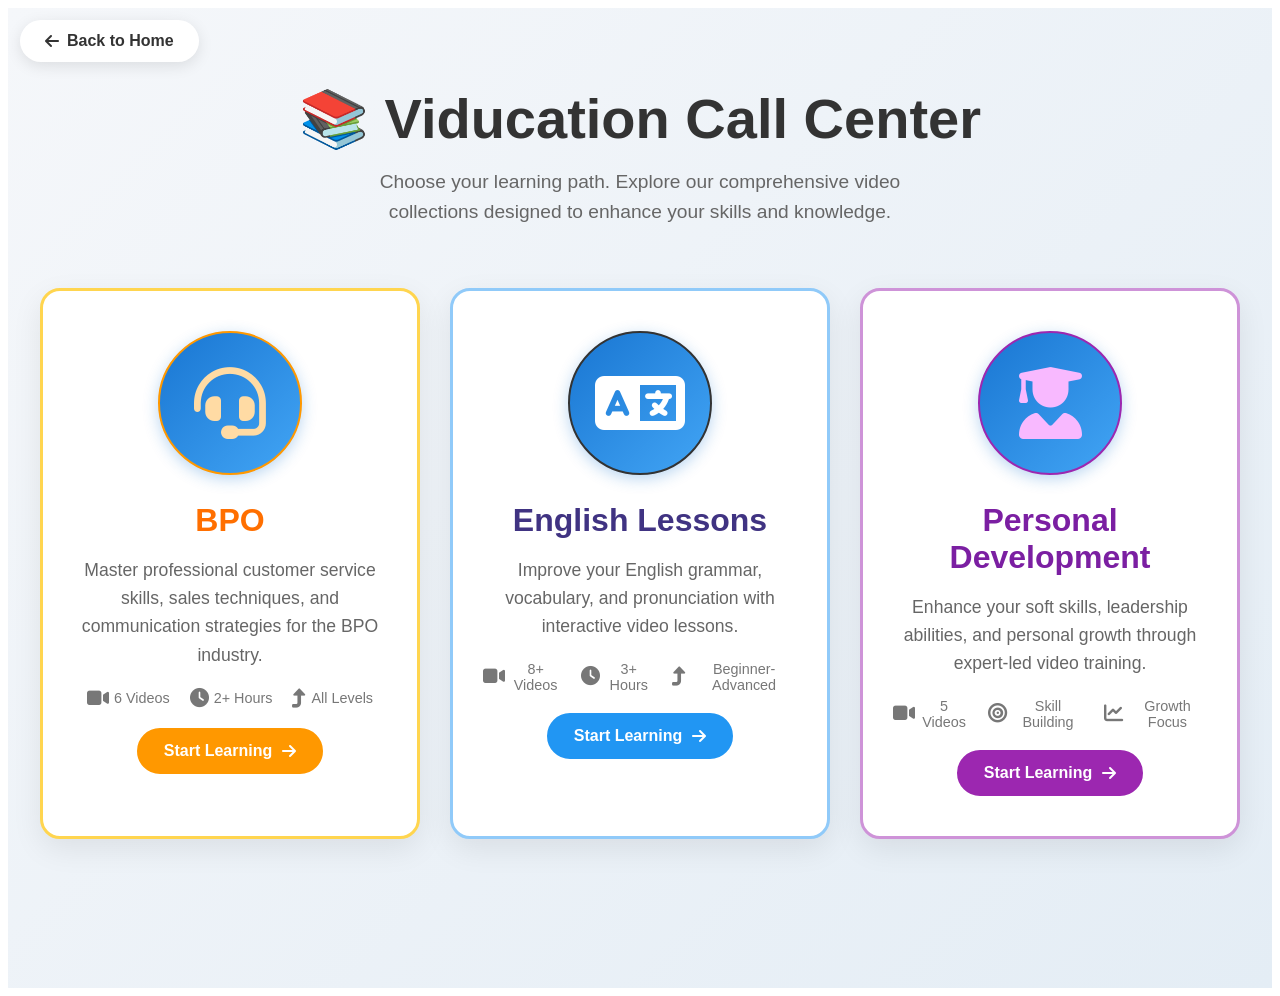
<file: Viducation-Landing.html>
<!-- File: Viducation-landing.html -->
<!DOCTYPE html>
<html lang="en">
<head>
    <meta charset="UTF-8">
    <meta name="viewport" content="width=device-width, initial-scale=1.0">
    <title>Viducation - Fun-E-Learning</title>
    <link rel="stylesheet" href="style.css">
    <link href="https://fonts.googleapis.com/css?family=Poppins:400,600,700&display=swap" rel="stylesheet">
    <link rel="stylesheet" href="https://cdnjs.cloudflare.com/ajax/libs/font-awesome/6.4.0/css/all.min.css">
    <style>
       /* Viducation Landing Page Styles */
.viducation-landing {
    min-height: 100vh;
    background: linear-gradient(135deg, #f5f7fa 0%, #e4edf5 100%);
    padding: 40px 20px;
}

.viducation-header {
    text-align: center;
    margin-bottom: 60px;
}

.viducation-header h1 {
    font-size: 3.5rem;
    color: #333;
    margin-bottom: 15px;
    font-weight: 700;
}

.viducation-header .subtitle {
    font-size: 1.2rem;
    color: #666;
    max-width: 600px;
    margin: 0 auto;
    line-height: 1.6;
}

.categories-grid {
    display: grid;
    grid-template-columns: repeat(auto-fit, minmax(300px, 1fr));
    gap: 30px;
    max-width: 1200px;
    margin: 0 auto;
}

.category-card {
    background: white;
    border-radius: 20px;
    padding: 40px 30px;
    text-align: center;
    transition: all 0.4s cubic-bezier(0.175, 0.885, 0.32, 1.275);
    position: relative;
    overflow: hidden;
    cursor: pointer;
    text-decoration: none;
    display: block;
    box-shadow: 0 10px 30px rgba(0, 0, 0, 0.08);
    border: 3px solid transparent;
}

.category-card:hover {
    transform: translateY(-15px) scale(1.03);
    box-shadow: 0 25px 50px rgba(0, 0, 0, 0.15);
}

.category-card::before {
    content: '';
    position: absolute;
    top: 0;
    left: 0;
    right: 0;
    height: 8px;
    background: linear-gradient(90deg, var(--color1), var(--color2));
    opacity: 0;
    transition: opacity 0.3s ease;
}

.category-card:hover::before {
    opacity: 1;
}

/* Card Themes */
.callcenter-card {
    --color1: #FF9800;
    --color2: #FFB300;
    border-color: #FFD54F;
}

.callcenter-card:hover {
    border-color: #FF9800;
    background: linear-gradient(135deg, #fff8e1 0%, #fff3e0 100%);
}

.english-card {
    --color1: #2196F3;
    --color2: #03A9F4;
    border-color: #90CAF9;
}

.english-card:hover {
    border-color: #aacbe6;
    background: linear-gradient(135deg, #e3f2fd 0%, #e1f5fe 100%);
}

.personal-dev-card {
    --color1: #9C27B0;
    --color2: #7B1FA2;
    border-color: #CE93D8;
}

.personal-dev-card:hover {
    border-color: #9C27B0;
    background: linear-gradient(135deg, #f3e5f5 0%, #f1e6f6 100%);
}

/* Card Icon Styles - Clean & Consistent */
.card-icon {
    font-size: 4.5rem;
    margin-bottom: 25px;
    animation: float 6s ease-in-out infinite;
    display: inline-block;
    padding: 20px;
    border-radius: 50%;
    border: 2px solid;
    width: 100px;
    height: 100px;
    display: flex;
    align-items: center;
    justify-content: center;
    margin-left: auto;
    margin-right: auto;
}

/* Specific Icon Backgrounds */
.callcenter-card .card-icon {
    color: #ffdba4;
    background-color: #FFE0B2; /* Light Orange */
    border-color: #FF9800;
}

.english-card .card-icon {
    color: #ffffff;
    background-color: white; /* White */
    border-color: #333; /* Black Border */
}

.personal-dev-card .card-icon {
    color: #f8b9ff;
    background-color: #F3E5F5; /* Light Lilac Purple */
    border-color: #9C27B0;
}

@keyframes float {
    0%, 100% {
        transform: translateY(0);
    }
    50% {
        transform: translateY(-15px);
    }
}

/* Category Titles */
.category-title {
    font-size: 2rem;
    font-weight: 700;
    margin-bottom: 15px;
    color: #333;
}

.callcenter-card .category-title {
    color: #FF6F00;
}

.english-card .category-title {
    color: #403382;
}

.personal-dev-card .category-title {
    color: #7B1FA2;
}

/* Category Description */
.category-description {
    font-size: 1.1rem;
    color: #666;
    line-height: 1.6;
    margin-bottom: 20px;
}

/* Category Stats */
.category-stats {
    display: flex;
    justify-content: center;
    gap: 20px;
    margin-bottom: 20px;
    font-size: 0.9rem;
}

.stat {
    display: flex;
    align-items: center;
    gap: 5px;
    color: #777;
}

.stat i {
    font-size: 1.2rem;
}

/* Category Buttons */
.category-btn {
    display: inline-flex;
    align-items: center;
    gap: 10px;
    padding: 12px 25px;
    border-radius: 25px;
    font-weight: 600;
    font-size: 1rem;
    transition: all 0.3s ease;
    border: 2px solid;
}

.callcenter-card .category-btn {
    background: #FF9800;
    color: white;
    border-color: #FF9800;
}

.callcenter-card .category-btn:hover {
    background: #FF8F00;
    transform: translateX(5px);
}

.english-card .category-btn {
    background: #2196F3;
    color: white;
    border-color: #2196F3;
}

.english-card .category-btn:hover {
    background: #1976D2;
    transform: translateX(5px);
}

.personal-dev-card .category-btn {
    background: #9C27B0;
    color: white;
    border-color: #9C27B0;
}

.personal-dev-card .category-btn:hover {
    background: #7B1FA2;
    transform: translateX(5px);
}

/* Back to Home Button */
.back-to-home {
    position: fixed;
    top: 20px;
    left: 20px;
    background: white;
    color: #333;
    padding: 12px 25px;
    border-radius: 25px;
    text-decoration: none;
    font-weight: 600;
    box-shadow: 0 4px 15px rgba(0, 0, 0, 0.1);
    transition: all 0.3s ease;
    z-index: 1000;
    display: flex;
    align-items: center;
    gap: 8px;
}

.back-to-home:hover {
    transform: translateY(-3px);
    box-shadow: 0 6px 20px rgba(0, 0, 0, 0.15);
    background: #f5f7fa;
}

/* Responsive Design */
@media (max-width: 768px) {
    .viducation-header h1 {
        font-size: 2.5rem;
    }
    
    .categories-grid {
        grid-template-columns: 1fr;
        max-width: 400px;
    }
    
    .category-card {
        padding: 30px 20px;
    }
    
    .card-icon {
        font-size: 3.5rem;
        width: 80px;
        height: 80px;
    }
    
    .category-title {
        font-size: 1.7rem;
    }
}

@media (max-width: 480px) {
    .viducation-landing {
        padding: 20px 15px;
    }
    
    .viducation-header {
        margin-bottom: 40px;
    }
    
    .viducation-header h1 {
        font-size: 2rem;
    }
    
    .back-to-home {
        top: 15px;
        left: 15px;
        padding: 10px 20px;
        font-size: 0.9rem;
    }
    
    .category-stats {
        flex-direction: column;
        gap: 10px;
    }
}
    </style>
</head> 
<body>
    <a href="index.html" class="back-to-home">
        <i class="fas fa-arrow-left"></i> Back to Home
    </a>

    <div class="viducation-landing">
        <div class="viducation-header">
            <h1>📚 Viducation Call Center</h1>
            <p class="subtitle">Choose your learning path. Explore our comprehensive video collections designed to enhance your skills and knowledge.</p>
        </div>

        <div class="categories-grid">
            <!-- Call Center Training Card -->
            <a href="Viducation-callcenter.html" class="category-card callcenter-card">
                <div class="card-icon">
                    <i class="fas fa-headset"></i>
                </div>
                <h2 class="category-title">BPO</h2>
                <p class="category-description">Master professional customer service skills, sales techniques, and communication strategies for the BPO industry.</p>
                <div class="category-stats">
                    <span class="stat"><i class="fas fa-video"></i> 6 Videos</span>
                    <span class="stat"><i class="fas fa-clock"></i> 2+ Hours</span>
                    <span class="stat"><i class="fas fa-level-up-alt"></i> All Levels</span>
                </div>
                <span class="category-btn">
                    Start Learning <i class="fas fa-arrow-right"></i>
                </span>
            </a>

            <!-- English Lessons Card -->
            <a href="Viducation-english.html" class="category-card english-card">
                <div class="card-icon">
                    <i class="fas fa-language"></i>
                </div>
                <h2 class="category-title">English Lessons</h2>
                <p class="category-description">Improve your English grammar, vocabulary, and pronunciation with interactive video lessons.</p>
                <div class="category-stats">
                    <span class="stat"><i class="fas fa-video"></i> 8+ Videos</span>
                    <span class="stat"><i class="fas fa-clock"></i> 3+ Hours</span>
                    <span class="stat"><i class="fas fa-level-up-alt"></i> Beginner-Advanced</span>
                </div>
                <span class="category-btn">
                    Start Learning <i class="fas fa-arrow-right"></i>
                </span>
            </a>

            <!-- Short Stories Card -->
            <!-- Personal Development Card - PURPLE THEME -->
            <a href="Viducation-PerDev.html" class="category-card personal-dev-card">
                <div class="card-icon">
                    <i class="fas fa-user-graduate"></i>
                </div>
                <h2 class="category-title">Personal Development</h2>
                <p class="category-description">Enhance your soft skills, leadership abilities, and personal growth through expert-led video training.</p>
                <div class="category-stats">
                    <span class="stat"><i class="fas fa-video"></i> 5 Videos</span>
                    <span class="stat"><i class="fas fa-bullseye"></i> Skill Building</span>
                    <span class="stat"><i class="fas fa-chart-line"></i> Growth Focus</span>
                </div>
                <span class="category-btn">
                    Start Learning <i class="fas fa-arrow-right"></i>
                </span>
            </a>
        </div>
    </div>

    <script>
        // Add hover effects and animations
        document.addEventListener('DOMContentLoaded', function() {
            const cards = document.querySelectorAll('.category-card');
            
            cards.forEach(card => {
                card.addEventListener('mouseenter', function() {
                    if (!this.classList.contains('coming-soon')) {
                        this.style.transform = 'translateY(-15px) scale(1.03)';
                    }
                });
                
                card.addEventListener('mouseleave', function() {
                    if (!this.classList.contains('coming-soon')) {
                        this.style.transform = 'translateY(0) scale(1)';
                    }
                });
            });

            // Click sound effect for non-coming-soon cards
            const clickableCards = document.querySelectorAll('.category-card:not(.coming-soon)');
            clickableCards.forEach(card => {
                card.addEventListener('click', function(e) {
                    // Add click animation
                    this.style.transform = 'scale(0.95)';
                    setTimeout(() => {
                        this.style.transform = '';
                    }, 150);
                });
            });
        });
    </script>
</body>
</html>
</file>
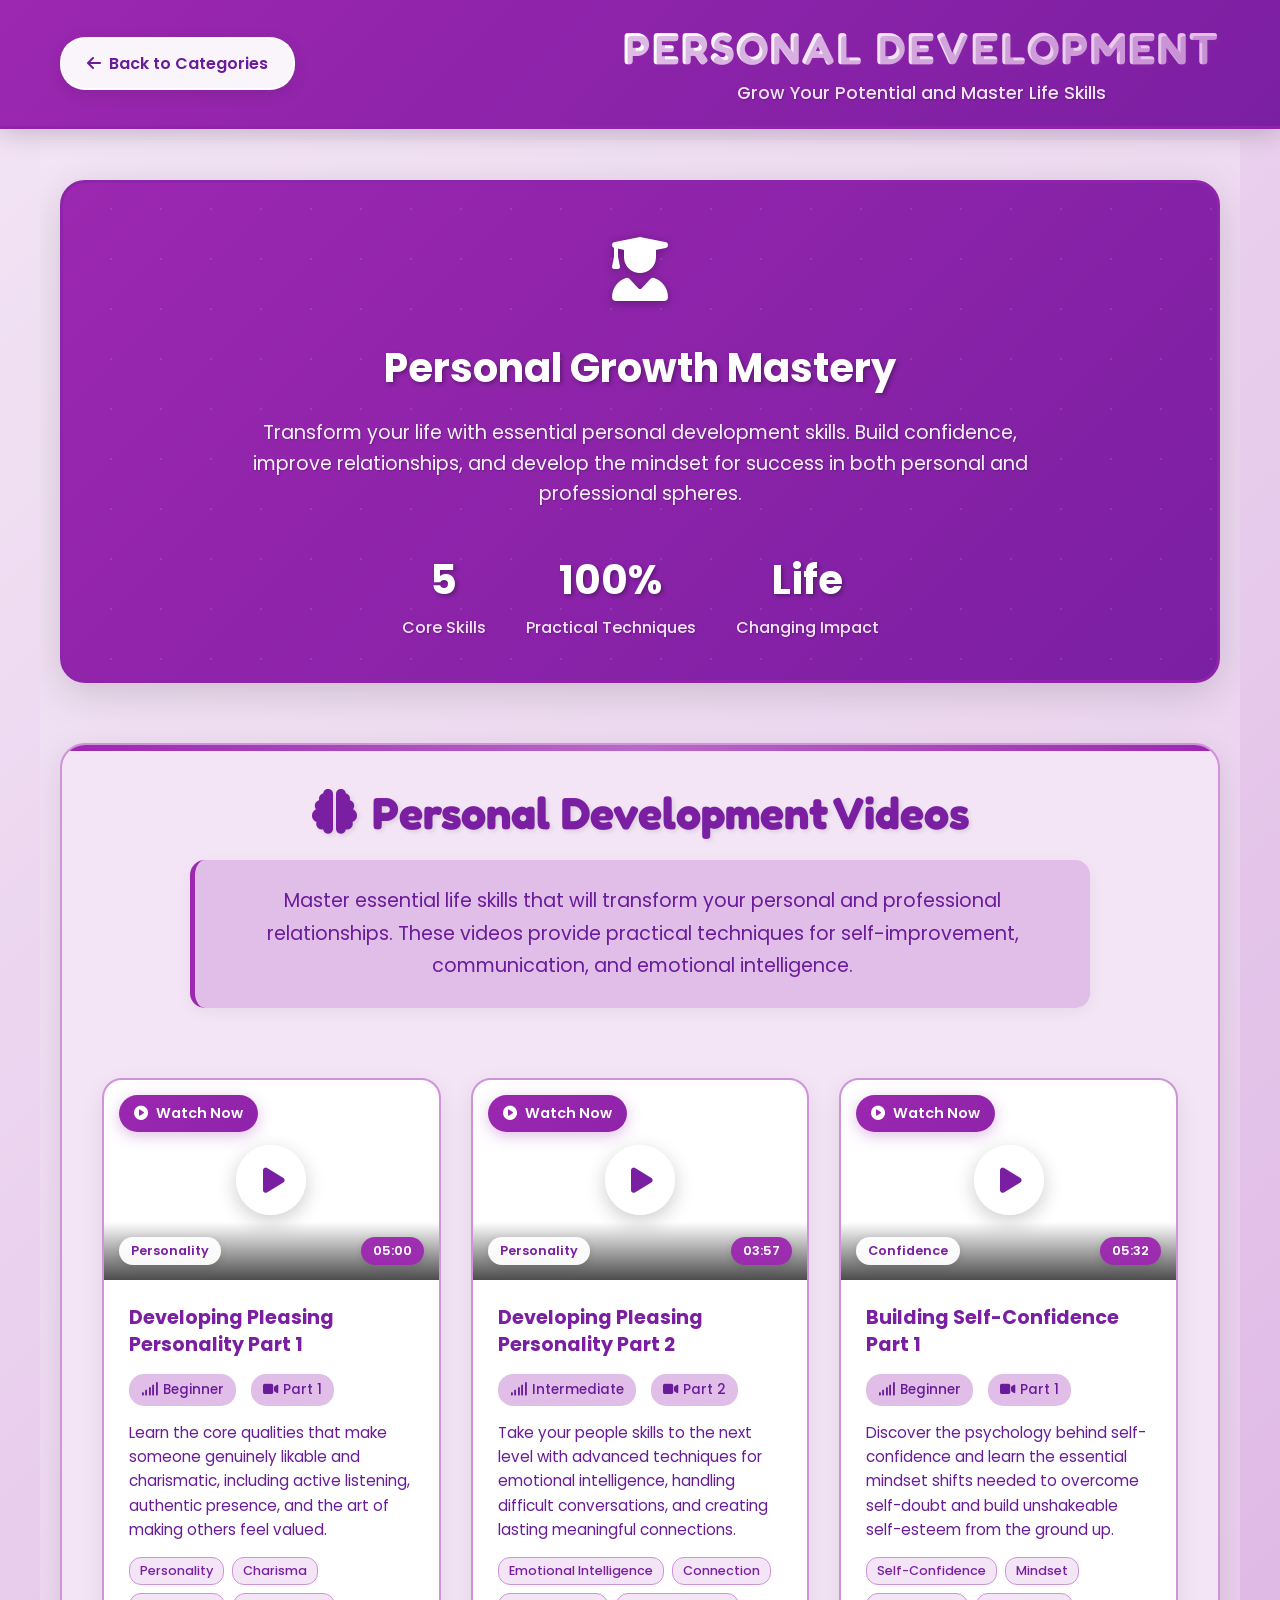
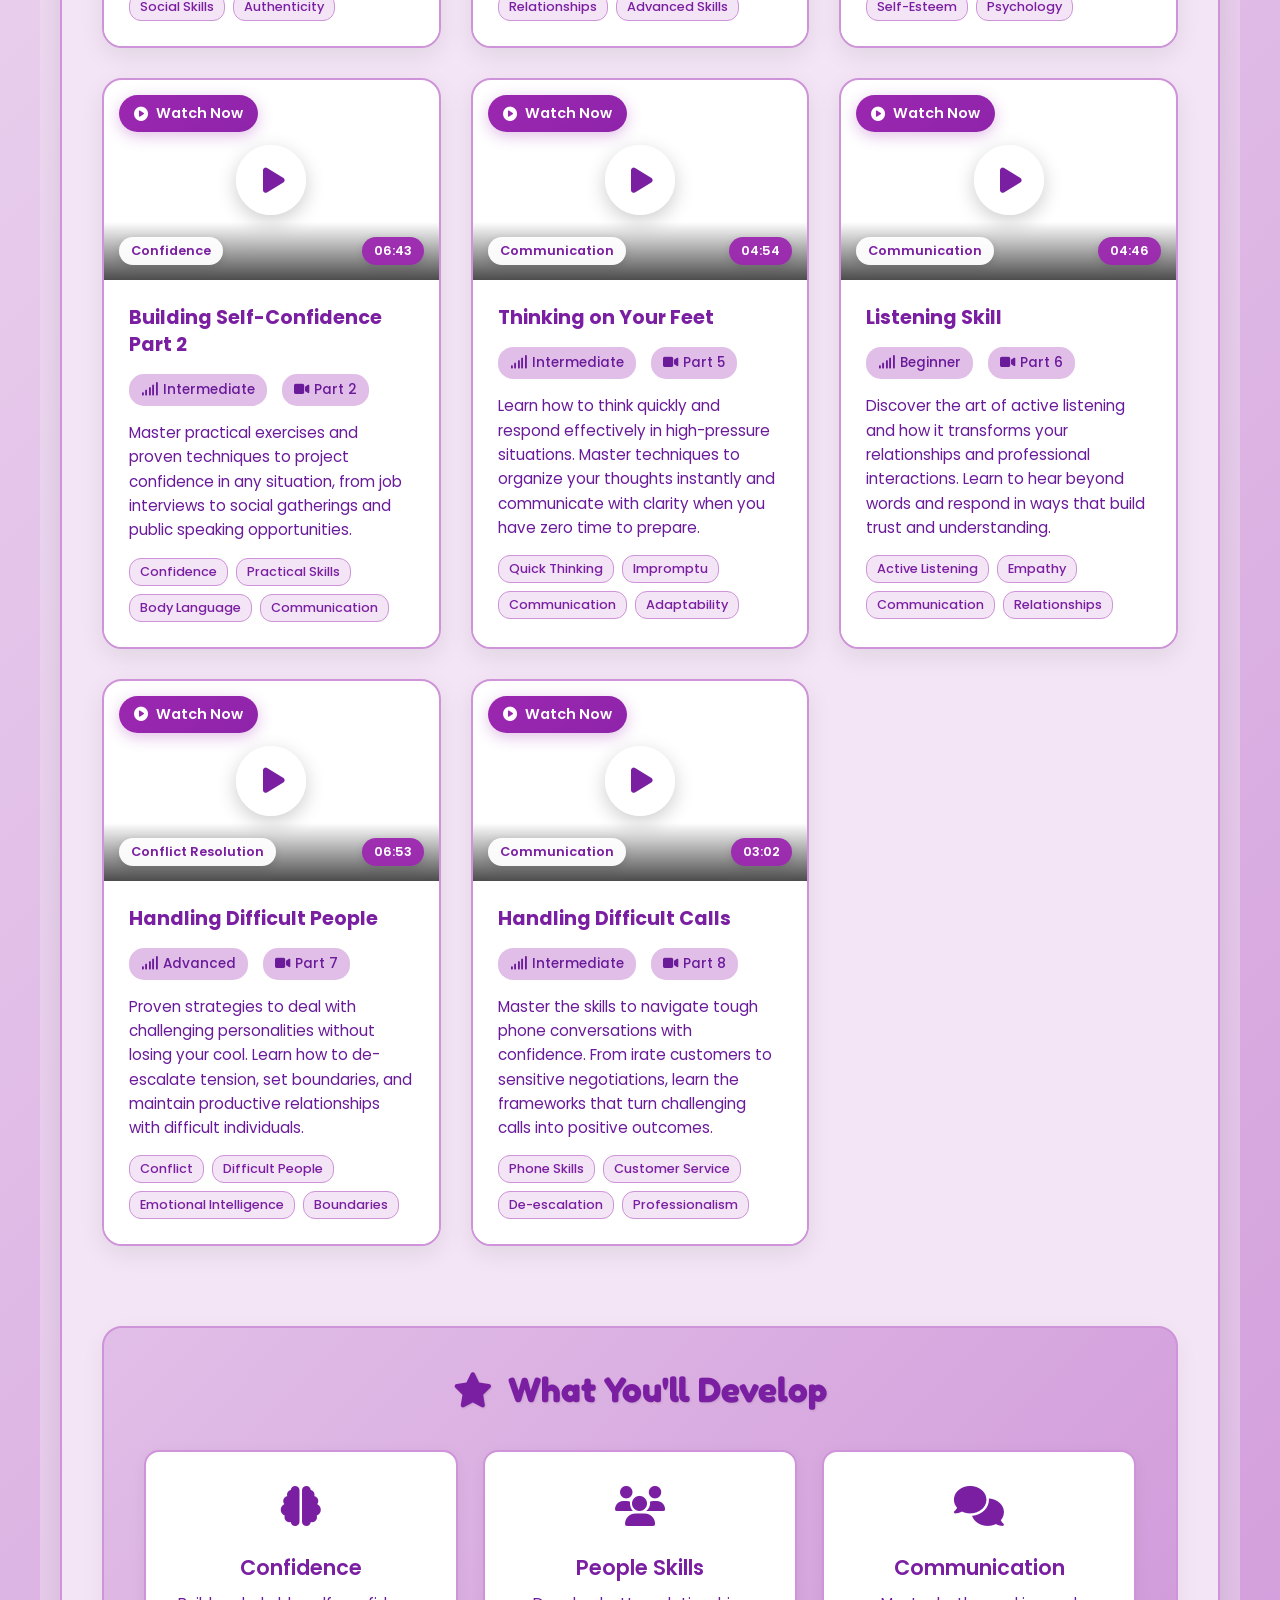
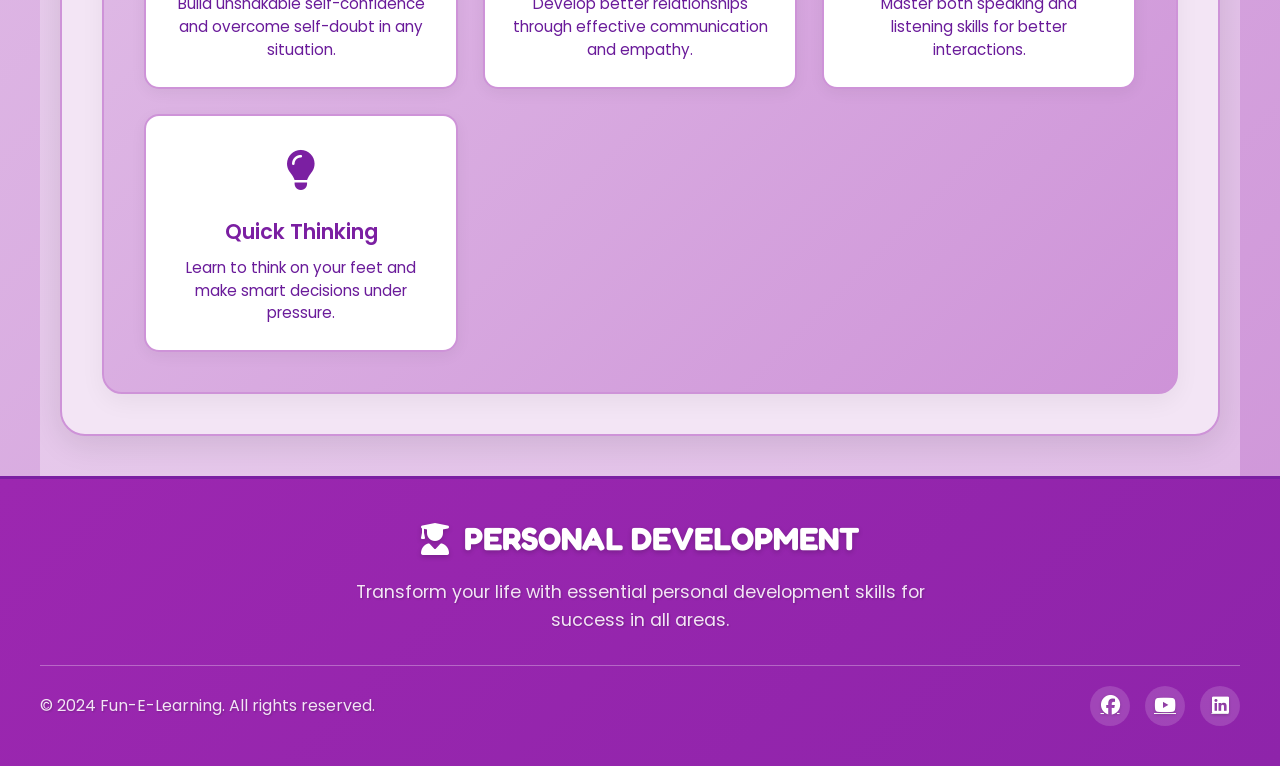
<file: Viducation-PerDev.html>
<!DOCTYPE html>
<html lang="en">
<head>
    <meta charset="UTF-8">
    <meta name="viewport" content="width=device-width, initial-scale=1.0">
    <title>Personal Development - Fun-E-Learning</title>
    <link rel="stylesheet" href="Viducation-PerDev.css">
    <link href="https://fonts.googleapis.com/css?family=Poppins:400,600,700&display=swap" rel="stylesheet">
    <link href="https://fonts.googleapis.com/css2?family=Fredoka+One&family=Rubik:wght@800;900&display=swap" rel="stylesheet">
    <link rel="stylesheet" href="https://cdnjs.cloudflare.com/ajax/libs/font-awesome/6.4.0/css/all.min.css">
</head>
<body class="viducation-page">
    <div class="interactive-bg">
        <!-- Purple themed background circles -->
        <div class="purple-bg-circle purple-bg-circle1"></div>
        <div class="purple-bg-circle purple-bg-circle2"></div>
        <div class="purple-bg-circle purple-bg-circle3"></div>
        <div class="purple-bg-circle purple-bg-circle4"></div>
        <div class="purple-bg-circle purple-bg-circle5"></div>
        <div class="purple-bg-circle purple-bg-circle6"></div>
        
        <!-- Decorative stars -->
        <div class="decorative-star star1">★</div>
        <div class="decorative-star star2">★</div>
        <div class="decorative-star star3">★</div>
        <div class="decorative-star star4">★</div>
        <div class="decorative-star star5">★</div>
    </div>

    <!-- Personal Development Header -->
    <header class="viducation-header">
        <nav class="viducation-nav">
            <a href="Viducation-Landing.html" class="back-btn">
                <i class="fas fa-arrow-left"></i> Back to Categories
            </a>
            <div class="header-title">
                <h1>PERSONAL DEVELOPMENT</h1>
                <div class="header-subtitle">Grow Your Potential and Master Life Skills</div>
            </div>
        </nav>
    </header>

    <!-- Main Content -->
    <main class="viducation-content">
        <!-- Hero Section -->
        <section class="hero-section">
            <div class="hero-content">
                <div class="hero-icon">
                    <i class="fas fa-user-graduate"></i>
                </div>
                <h2 class="hero-title">Personal Growth Mastery</h2>
                <p class="hero-description">
                    Transform your life with essential personal development skills. Build confidence, improve relationships, 
                    and develop the mindset for success in both personal and professional spheres.
                </p>
                <div class="stats-container">
                    <div class="stat-item">
                        <div class="stat-number">5</div>
                        <div class="stat-label">Core Skills</div>
                    </div>
                    <div class="stat-item">
                        <div class="stat-number">100%</div>
                        <div class="stat-label">Practical Techniques</div>
                    </div>
                    <div class="stat-item">
                        <div class="stat-number">Life</div>
                        <div class="stat-label">Changing Impact</div>
                    </div>
                </div>
            </div>
        </section>

        <!-- Personal Development Section -->
        <section id="personal-development" class="section-content active">
            <div class="section-header">
                <h2 class="section-title">
                    <i class="fas fa-brain"></i>
                    Personal Development Videos
                </h2>
                <p class="section-description">
                    Master essential life skills that will transform your personal and professional relationships. 
                    These videos provide practical techniques for self-improvement, communication, and emotional intelligence.
                </p>
            </div>
            
                      <!-- Video Gallery - EXACT structure like English page -->
            <div class="video-gallery">
                <!-- Video 1: Developing Pleasing Personality Part 1 -->
                <div class="video-card" data-video-id="6QsHCMeNwIU">
                    <div class="video-badge">
                        <i class="fas fa-play-circle"></i> Watch Now
                    </div>
                    <div class="video-thumbnail has-thumbnail" style="background-image: url('https://img.youtube.com/vi/6QsHCMeNwIU/maxresdefault.jpg')">
                        <div class="play-icon">
                            <i class="fas fa-play"></i>
                        </div>
                        <div class="video-overlay">
                            <div class="video-category">Personality</div>
                            <div class="video-duration-badge">05:00</div>
                        </div>
                    </div>
                    <div class="video-info">
                        <h4 class="video-title">Developing Pleasing Personality Part 1</h4>
                        <div class="video-meta">
                            <span class="video-level">
                                <i class="fas fa-signal"></i> Beginner
                            </span>
                            <span class="video-lessons">
                                <i class="fas fa-video"></i> Part 1
                            </span>
                        </div>
                        <p class="video-description">Learn the core qualities that make someone genuinely likable and charismatic, including active listening, authentic presence, and the art of making others feel valued.</p>
                        <div class="video-tags">
                            <span class="tag">Personality</span>
                            <span class="tag">Charisma</span>
                            <span class="tag">Social Skills</span>
                            <span class="tag">Authenticity</span>
                        </div>
                    </div>
                </div>

                <!-- Video 2: Developing Pleasing Personality Part 2 -->
                <div class="video-card" data-video-id="z7QJj-ySX-M">
                    <div class="video-badge">
                        <i class="fas fa-play-circle"></i> Watch Now
                    </div>
                     <div class="video-thumbnail has-thumbnail" style="background-image: url('https://img.youtube.com/vi/z7QJj-ySX-M/maxresdefault.jpg')">
                        <div class="play-icon">
                            <i class="fas fa-play"></i>
                        </div>
                        <div class="video-overlay">
                            <div class="video-category">Personality</div>
                            <div class="video-duration-badge">03:57</div>
                        </div>
                    </div>
                    <div class="video-info">
                        <h4 class="video-title">Developing Pleasing Personality Part 2</h4>
                        <div class="video-meta">
                            <span class="video-level">
                                <i class="fas fa-signal"></i> Intermediate
                            </span>
                            <span class="video-lessons">
                                <i class="fas fa-video"></i> Part 2
                            </span>
                        </div>
                        <p class="video-description">Take your people skills to the next level with advanced techniques for emotional intelligence, handling difficult conversations, and creating lasting meaningful connections.</p>
                        <div class="video-tags">
                            <span class="tag">Emotional Intelligence</span>
                            <span class="tag">Connection</span>
                            <span class="tag">Relationships</span>
                            <span class="tag">Advanced Skills</span>
                        </div>
                    </div>
                </div>

                <!-- Video 3: Building Confidence Part 1 -->
                <div class="video-card" data-video-id="N76BZwibGdU">
                    <div class="video-badge">
                        <i class="fas fa-play-circle"></i> Watch Now
                    </div>
                    <div class="video-thumbnail has-thumbnail" style="background-image: url('https://img.youtube.com/vi/N76BZwibGdU/maxresdefault.jpg')">
                        <div class="play-icon">
                            <i class="fas fa-play"></i>
                        </div>
                        <div class="video-overlay">
                            <div class="video-category">Confidence</div>
                            <div class="video-duration-badge">05:32</div>
                        </div>
                    </div>
                    <div class="video-info">
                        <h4 class="video-title">Building Self-Confidence Part 1</h4>
                        <div class="video-meta">
                            <span class="video-level">
                                <i class="fas fa-signal"></i> Beginner
                            </span>
                            <span class="video-lessons">
                                <i class="fas fa-video"></i> Part 1
                            </span>
                        </div>
                        <p class="video-description">Discover the psychology behind self-confidence and learn the essential mindset shifts needed to overcome self-doubt and build unshakeable self-esteem from the ground up.</p>
                        <div class="video-tags">
                            <span class="tag">Self-Confidence</span>
                            <span class="tag">Mindset</span>
                            <span class="tag">Self-Esteem</span>
                            <span class="tag">Psychology</span>
                        </div>
                    </div>
                </div>

                <!-- Video 4: Building Confidence Part 2 -->
                <div class="video-card" data-video-id="psb4-rkG86U">
                    <div class="video-badge">
                        <i class="fas fa-play-circle"></i> Watch Now
                    </div>
                    <div class="video-thumbnail has-thumbnail" style="background-image: url('https://img.youtube.com/vi/psb4-rkG86U/maxresdefault.jpg')">
                        <div class="play-icon">
                            <i class="fas fa-play"></i>
                        </div>
                        <div class="video-overlay">
                            <div class="video-category">Confidence</div>
                            <div class="video-duration-badge">06:43</div>
                        </div>
                    </div>
                    <div class="video-info">
                        <h4 class="video-title">Building Self-Confidence Part 2</h4>
                        <div class="video-meta">
                            <span class="video-level">
                                <i class="fas fa-signal"></i> Intermediate
                            </span>
                            <span class="video-lessons">
                                <i class="fas fa-video"></i> Part 2
                            </span>
                        </div>
                        <p class="video-description">Master practical exercises and proven techniques to project confidence in any situation, from job interviews to social gatherings and public speaking opportunities.</p>
                        <div class="video-tags">
                            <span class="tag">Confidence</span>
                            <span class="tag">Practical Skills</span>
                            <span class="tag">Body Language</span>
                            <span class="tag">Communication</span>
                        </div>
                    </div>
                </div>

                <!-- Video 5: Thinking on Your Feet -->
                <div class="video-card" data-video-id="5MkdqMLDh2Q">
                    <div class="video-badge">
                        <i class="fas fa-play-circle"></i> Watch Now
                    </div>
                    <div class="video-thumbnail has-thumbnail" style="background-image: url('https://img.youtube.com/vi/5MkdqMLDh2Q/maxresdefault.jpg')">
                        <div class="play-icon">
                            <i class="fas fa-play"></i>
                        </div>
                        <div class="video-overlay">
                            <div class="video-category">Communication</div>
                            <div class="video-duration-badge">04:54</div>
                        </div>
                    </div>
                    <div class="video-info">
                        <h4 class="video-title">Thinking on Your Feet</h4>
                        <div class="video-meta">
                            <span class="video-level">
                                <i class="fas fa-signal"></i> Intermediate
                            </span>
                            <span class="video-lessons">
                                <i class="fas fa-video"></i> Part 5
                            </span>
                        </div>
                        <p class="video-description">Learn how to think quickly and respond effectively in high-pressure situations. Master techniques to organize your thoughts instantly and communicate with clarity when you have zero time to prepare.</p>
                        <div class="video-tags">
                            <span class="tag">Quick Thinking</span>
                            <span class="tag">Impromptu</span>
                            <span class="tag">Communication</span>
                            <span class="tag">Adaptability</span>
                        </div>
                    </div>
                </div>

                <!-- Video 6: Listening Skill -->
                <div class="video-card" data-video-id="fDty5kyZdaE">
                    <div class="video-badge">
                        <i class="fas fa-play-circle"></i> Watch Now
                    </div>
                    <div class="video-thumbnail has-thumbnail" style="background-image: url('https://img.youtube.com/vi/fDty5kyZdaE/maxresdefault.jpg')">
                        <div class="play-icon">
                            <i class="fas fa-play"></i>
                        </div>
                        <div class="video-overlay">
                            <div class="video-category">Communication</div>
                            <div class="video-duration-badge">04:46</div>
                        </div>
                    </div>
                    <div class="video-info">
                        <h4 class="video-title">Listening Skill</h4>
                        <div class="video-meta">
                            <span class="video-level">
                                <i class="fas fa-signal"></i> Beginner
                            </span>
                            <span class="video-lessons">
                                <i class="fas fa-video"></i> Part 6
                            </span>
                        </div>
                        <p class="video-description">Discover the art of active listening and how it transforms your relationships and professional interactions. Learn to hear beyond words and respond in ways that build trust and understanding.</p>
                        <div class="video-tags">
                            <span class="tag">Active Listening</span>
                            <span class="tag">Empathy</span>
                            <span class="tag">Communication</span>
                            <span class="tag">Relationships</span>
                        </div>
                    </div>
                </div>

                <!-- Video 7: Handling Difficult People -->
                <div class="video-card" data-video-id="o6CiYcohmqk">
                    <div class="video-badge">
                        <i class="fas fa-play-circle"></i> Watch Now
                    </div>
                    <div class="video-thumbnail has-thumbnail" style="background-image: url('https://img.youtube.com/vi/o6CiYcohmqk/maxresdefault.jpg')">
                        <div class="play-icon">
                            <i class="fas fa-play"></i>
                        </div>
                        <div class="video-overlay">
                            <div class="video-category">Conflict Resolution</div>
                            <div class="video-duration-badge">06:53</div>
                        </div>
                    </div>
                    <div class="video-info">
                        <h4 class="video-title">Handling Difficult People</h4>
                        <div class="video-meta">
                            <span class="video-level">
                                <i class="fas fa-signal"></i> Advanced
                            </span>
                            <span class="video-lessons">
                                <i class="fas fa-video"></i> Part 7
                            </span>
                        </div>
                        <p class="video-description">Proven strategies to deal with challenging personalities without losing your cool. Learn how to de-escalate tension, set boundaries, and maintain productive relationships with difficult individuals.</p>
                        <div class="video-tags">
                            <span class="tag">Conflict</span>
                            <span class="tag">Difficult People</span>
                            <span class="tag">Emotional Intelligence</span>
                            <span class="tag">Boundaries</span>
                        </div>
                    </div>
                </div>

                <!-- Video 8: Handling Difficult Calls -->
                <div class="video-card" data-video-id="O6zjsu4LYVg">
                    <div class="video-badge">
                        <i class="fas fa-play-circle"></i> Watch Now
                    </div>
                    <div class="video-thumbnail has-thumbnail" style="background-image: url('https://img.youtube.com/vi/O6zjsu4LYVg/maxresdefault.jpg')">
                        <div class="play-icon">
                            <i class="fas fa-play"></i>
                        </div>
                        <div class="video-overlay">
                            <div class="video-category">Communication</div>
                            <div class="video-duration-badge">03:02</div>
                        </div>
                    </div>
                    <div class="video-info">
                        <h4 class="video-title">Handling Difficult Calls</h4>
                        <div class="video-meta">
                            <span class="video-level">
                                <i class="fas fa-signal"></i> Intermediate
                            </span>
                            <span class="video-lessons">
                                <i class="fas fa-video"></i> Part 8
                            </span>
                        </div>
                        <p class="video-description">Master the skills to navigate tough phone conversations with confidence. From irate customers to sensitive negotiations, learn the frameworks that turn challenging calls into positive outcomes.</p>
                        <div class="video-tags">
                            <span class="tag">Phone Skills</span>
                            <span class="tag">Customer Service</span>
                            <span class="tag">De-escalation</span>
                            <span class="tag">Professionalism</span>
                        </div>
                    </div>
                </div>
            </div> <!-- Close video-gallery div -->
            
            <!-- Learning Features Section - EXACT like English page -->
            <div class="training-features">
                <h3 class="features-title">
                    <i class="fas fa-star"></i> What You'll Develop
                </h3>
                <div class="features-grid">
                    <div class="feature-card">
                        <div class="feature-icon">
                            <i class="fas fa-brain"></i>
                        </div>
                        <h4 class="feature-title">Confidence</h4>
                        <p class="feature-description">Build unshakable self-confidence and overcome self-doubt in any situation.</p>
                    </div>
                    <div class="feature-card">
                        <div class="feature-icon">
                            <i class="fas fa-users"></i>
                        </div>
                        <h4 class="feature-title">People Skills</h4>
                        <p class="feature-description">Develop better relationships through effective communication and empathy.</p>
                    </div>
                    <div class="feature-card">
                        <div class="feature-icon">
                            <i class="fas fa-comments"></i>
                        </div>
                        <h4 class="feature-title">Communication</h4>
                        <p class="feature-description">Master both speaking and listening skills for better interactions.</p>
                    </div>
                    <div class="feature-card">
                        <div class="feature-icon">
                            <i class="fas fa-lightbulb"></i>
                        </div>
                        <h4 class="feature-title">Quick Thinking</h4>
                        <p class="feature-description">Learn to think on your feet and make smart decisions under pressure.</p>
                    </div>
                </div>
            </div>
        </section>
    </main>

    <!-- Video Modal -->
    <div id="videoModal" class="video-modal">
        <div class="modal-content">
            <button class="close-modal">&times;</button>
            <div class="modal-video-container">
                <!-- Video player will be inserted here -->
            </div>
            <div class="modal-video-info">
                <h3 id="modalVideoTitle" class="modal-video-title"></h3>
                <p id="modalVideoDescription" class="modal-video-description"></p>
            </div>
        </div>
    </div>

    <!-- Footer - FIXED with Personal Development content -->
    <footer class="callcenter-footer">
        <div class="footer-content">
            <div class="footer-logo">
                <i class="fas fa-user-graduate"></i>
                <span>PERSONAL DEVELOPMENT</span>
            </div>
            <p class="footer-description">Transform your life with essential personal development skills for success in all areas.</p>
            <div class="footer-bottom">
                <p>&copy; 2024 Fun-E-Learning. All rights reserved.</p>
                <div class="footer-social">
                    <a href="#" class="social-link"><i class="fab fa-facebook"></i></a>
                    <a href="#" class="social-link"><i class="fab fa-youtube"></i></a>
                    <a href="#" class="social-link"><i class="fab fa-linkedin"></i></a>
                </div>
            </div>
        </div>
    </footer>

    <script src="Viducation-PerDev.js"></script>
</body>
</html>
</file>
<file: style.css>
css




body {
    font-family: 'Segoe UI', 'Montserrat', Arial, sans-serif;
    margin: 0;
    padding: 0;
    background: linear-gradient(135deg, #f0f2f5, #e1e5ea);
    color: #222;
    padding-top: 90px;
}
body {
    background-attachment: fixed;
    font-family: sans-serif; 
}


html {
    scroll-behavior: smooth;
    overflow-x: hidden;
}

.main-container {
    max-width: 1200px;
    margin: 0 auto 0px auto;
    padding: 0 20px;
}

                                                /* Nav Bar */
.nav-bar {
    position: fixed;
    top: 0;
    left: 0;
    width: 100vw;
    z-index: 1000;
    background: transparent;
    box-shadow: none;
    transition: background 0.25s, box-shadow 0.25s;
    display: flex;
    align-items: center;
    justify-content: space-between;
    padding: 0 36px;
    height: 80px;
}

.nav-bar.scrolled {
    background: #fff;
    box-shadow: 0 2px 16px rgba(30,136,229,0.08);
}

.logo img.mainlogo {
    height: 54px;
    width: auto;
    transition: transform 0.2s;
}

.logo img.mainlogo:hover {
    transform: scale(1.07) rotate(-3deg);
}

.nav-items {
    display: flex;
    align-items: center;
    margin-right: 65px;
}

.nav-right {
    display: flex;
    gap: 18px;
    list-style: none;
    margin: 0;
    padding: 0;
}

.nav-right li a {
    text-decoration: none;
    color: #1976d2;
    font-weight: 600;
    font-size: 1.05rem;
    padding: 7px 16px;
    border-radius: 8px;
    transition: background 0.18s, color 0.18s, box-shadow 0.18s, border 0.18s, transform 0.18s; 
    border: 1px solid transparent;
    display: inline-block; 
}

.nav-right li a:hover,
.nav-right li a.active {
    background: #e3f2fd;
    color: #0d47a1;
    box-shadow: 0 0 10px #90caf9;
    border: 1px solid #42a5f5;
    transform: scale(1.1); 
}

/* Active Navigation State */
.nav-link.active {
    background: #e3f2fd !important;
    color: #0d47a1 !important;
    box-shadow: 0 0 15px #42a5f5, 0 0 5px #90caf9 !important;
    border: 1px solid #42a5f5 !important;
    transform: scale(1.1) !important;
}

/* Enhanced hover effects for nav links */
.nav-right li a {
    transition: all 0.3s ease !important;
    position: relative;
    overflow: hidden;
}

.nav-right li a::before {
    content: '';
    position: absolute;
    top: 0;
    left: -100%;
    width: 100%;
    height: 100%;
    background: linear-gradient(90deg, transparent, rgba(255,255,255,0.3), transparent);
    transition: left 0.5s;
}

.nav-right li a:hover::before {
    left: 100%;
}

/* Smooth transition for active state */
.nav-link {
    transition: all 0.3s cubic-bezier(0.4, 0, 0.2, 1) !important;
}

/* ============================================
   IMAGE BANNER SECTION
   ============================================ */
.image-banner-section {
    display: flex;
    justify-content: center;
    align-items: center;
    padding: 40px 0;
    margin: 40px 0;
}

.centered-banner-image {
    max-width: 100%;
    max-height: 600px;
    width: auto;
    height: auto;
    border-radius: 20px;
    box-shadow: 0 10px 30px rgba(0, 0, 0, 0.15);
    border: 3px solid #e3f2fd;
    transition: all 0.3s ease;
}



/* Responsive adjustments */
@media (max-width: 768px) {
    .image-banner-section {
        padding: 20px 0;
        margin: 20px 0;
    }
    
    .centered-banner-image {
        max-height: 400px;
    }
}

@media (max-width: 480px) {
    .centered-banner-image {
        max-height: 300px;
        border-radius: 15px;
    }
}

                                                        /* About Us Section */
.aboutus-content {
    position: relative;
    overflow: visible;
    box-shadow: 0 6px 32px rgba(30, 136, 229, 0.10), 0 1.5px 8px rgba(0,0,0,0.04);
    border: 2.5px solid #e3f2fd;
    border-radius: 50px;
    transition: box-shadow 0.25s, border-color 0.25s, transform 0.18s, box-shadow 0.4s;
}
.aboutus-content::before {
    content: "";
    position: absolute;
    top: -24px; left: -24px;
    width: 60px; height: 60px;
    background: radial-gradient(circle at 30% 30%, #90caf9cc 60%, transparent 100%);
    border-radius: 50%;
    z-index: 0;
    filter: blur(2px);
    opacity: 0.7;
    pointer-events: none;
    transition: opacity 0.3s;
}
.aboutus-content:hover {
    border-color: #42a5f5;
    box-shadow: 0 0 32px 4px #90caf9, 0 12px 48px rgba(30, 136, 229, 0.18);
    transform: scale(1.025);
}
.aboutus-content:hover::before {
    opacity: 1;
}

.aboutus-container {
    display: flex;
    justify-content: center;
    align-items: center;
    padding: 48px 0;
}

.aboutus-content {
    display: flex;
    flex-direction: row;
    align-items: center;
    background: #fff;
    border-radius: 50px;
    box-shadow: 0 6px 32px rgba(30, 136, 229, 0.10), 0 1.5px 8px rgba(0,0,0,0.04);
    border: 2.5px solid #e3f2fd;
    padding: 36px 48px;
    gap: 48px;
    transition: box-shadow 0.25s, border-color 0.25s, transform 0.18s;
}

.aboutus-content:hover {
    box-shadow: 0 12px 48px rgba(30, 136, 229, 0.18), 0 3px 16px rgba(0,0,0,0.08);
    border-color: #90caf9;
    transform: scale(1.025);
}

.aboutus-hero img {
    width: 180px;
    height: 180px;
    object-fit: contain;
    border-radius: 30px;
    box-shadow: 0 2px 12px rgba(25, 118, 210, 0.10);
    background: #e3f2fd;
    transition: transform 0.22s;
}

.aboutus-content:hover .aboutus-hero img {
    transform: scale(1.06) rotate(-2deg);
}

.aboutus-text {
    max-width: 480px;
}

.aboutus-heading {
    font-size: 2.2rem;
    color: #1976d2;
    margin-bottom: 18px;
    font-weight: 700;
    letter-spacing: 1px;
}

.aboutus-text p {
    font-size: 1.13rem;
    color: #333;
    line-height: 1.7;
    margin: 0;
}





                                /* Products & Services Section */
.product-card {
    cursor: pointer !important;
    user-select: none;
    -webkit-user-select: none;
    -moz-user-select: none;
    -ms-user-select: none;
}

.product-card * {
    pointer-events: none;
}

.product-card .card-header,
.product-card .card-content,
.product-card .card-details {
    pointer-events: none;
}

/* Ensure proper expanded state visibility */
.product-card.expanded .card-details {
    max-height: 500px !important;
    opacity: 1 !important;
    margin-top: 20px !important;
    pointer-events: none;
}

/* Fix arrow rotation */
.product-card.expanded .card-arrow {
    transform: rotate(180deg) !important;
}

/* Ensure grid layout works properly */
.products-grid.has-expanded {
    align-items: center !important;
    justify-content: center !important;
}

.products-grid.has-expanded .product-card:not(.expanded) {
    opacity: 0.8 !important;
    transform: scale(0.95) !important;
}

/* Remove any conflicting styles */
.products-list {
    display: none !important;
}

/* Ensure product cards are properly sized */
@media (max-width: 768px) {
    .product-card.expanded {
        min-width: 90% !important;
        max-width: 90% !important;
        order: -1 !important;
    }
}

.products-container {
    padding: 60px 0;
    text-align: center;
}

.products-title {
    font-size: 2.5rem;
    color: #1565c0;
    font-weight: 700;
    margin-bottom: 50px;
    letter-spacing: 2px;
    text-transform: uppercase;
}

/* Products Grid Layout */
.products-grid {
    display: flex;
    gap: 30px;
    justify-content: center;
    align-items: flex-start;
    flex-wrap: wrap;
    max-width: 1400px;
    margin: 0 auto;
    transition: all 0.4s cubic-bezier(0.4, 0, 0.2, 1);
}

/* Base Product Card */
.product-card {
    background: #fff;
    border-radius: 20px;
    box-shadow: 0 8px 32px rgba(25, 118, 210, 0.1);
    border: 2px solid #e3f2fd;
    padding: 30px 25px;
    min-width: 300px;
    max-width: 350px;
    flex: 1;
    cursor: pointer;
    transition: all 0.4s cubic-bezier(0.4, 0, 0.2, 1);
    position: relative;
    overflow: hidden;
}

.product-card:hover {
    transform: translateY(-5px);
    box-shadow: 0 12px 40px rgba(25, 118, 210, 0.15);
    border-color: #90caf9;
}

/* Card Header */
.card-header {
    display: flex;
    flex-direction: column;
    align-items: center;
    gap: 15px;
    margin-bottom: 20px;
}

.card-icon {
    font-size: 3rem;
    width: 80px;
    height: 80px;
    background: linear-gradient(135deg, #1976d2, #42a5f5);
    border-radius: 50%;
    display: flex;
    align-items: center;
    justify-content: center;
    color: white;
    box-shadow: 0 4px 15px rgba(25, 118, 210, 0.3);
}

.card-title {
    font-size: 1.5rem;
    color: #1976d2;
    font-weight: 700;
    margin: 0;
    text-align: center;
}

.card-arrow {
    font-size: 1.5rem;
    color: #1976d2;
    transition: transform 0.3s ease;
    font-weight: bold;
}

/* Card Content */
.card-content {
    overflow: hidden;
    transition: all 0.4s ease;
}

.card-tagline {
    font-size: 1.1rem;
    color: #333;
    font-weight: 600;
    line-height: 1.5;
    margin-bottom: 15px;
    text-align: center;
}

.card-details {
    max-height: 0;
    opacity: 0;
    overflow: hidden;
    transition: all 0.4s ease;
}

.card-details p {
    font-size: 1rem;
    color: #555;
    line-height: 1.6;
    margin-bottom: 15px;
    text-align: center;
}

.features-list {
    list-style: none;
    padding: 0;
    margin: 0;
    text-align: center;
}

.features-list li {
    padding: 8px 0;
    color: #444;
    font-size: 1rem;
    line-height: 1.5;
    position: relative;
}

.features-list li:before {
    content: "✓";
    color: #4caf50;
    font-weight: bold;
    margin-right: 8px;
}
/* Nested Accordion Styles for Viducation */
.nested-accordion {
    margin-top: 20px;
    border-radius: 12px;
    overflow: hidden;
    background: rgba(255, 255, 255, 0.7);
    border: 1px solid #e3f2fd;
}

.nested-accordion-item {
    background: rgba(255, 255, 255, 0.9);
    border-bottom: 1px solid #e3f2fd;
    transition: all 0.3s ease;
}

.nested-accordion-item:last-child {
    border-bottom: none;
}

.nested-accordion-item:hover {
    background: rgba(227, 242, 253, 0.5);
}

.nested-accordion-header {
    display: flex;
    align-items: center;
    padding: 15px 20px;
    cursor: pointer;
    transition: background 0.3s ease;
    background: transparent;
    border: none;
    width: 100%;
    text-align: left;
    font-family: inherit;
}

.nested-accordion-header:hover {
    background: rgba(25, 118, 210, 0.05);
}

.nested-accordion-header h3 {
    margin: 0;
    font-size: 1.1rem;
    color: #1976d2;
    font-weight: 600;
}

.nested-accordion-arrow {
    font-size: 1.1rem;
    font-weight: 700;
    margin-right: 12px;
    transition: transform 0.3s ease;
    min-width: 16px;
    text-align: center;
    color: #1565c0;
    display: inline-block;
}

.nested-accordion-item.active .nested-accordion-arrow {
    transform: rotate(90deg);
}
/* Enhanced Nested Accordion Styles */
.nested-accordion-content {
    max-height: 0;
    overflow: hidden;
    transition: max-height 0.4s ease, opacity 0.3s ease;
    opacity: 0;
    background: rgba(255, 255, 255, 0.95);
}

.nested-accordion-item.active .nested-accordion-content {
    max-height: 1000px;
    opacity: 1;
}

.nested-accordion-arrow {
    transition: transform 0.3s ease;
}

.nested-accordion-item.active .nested-accordion-arrow {
    transform: rotate(90deg);
}

/* Ensure pointer events work correctly */
.nested-accordion-header {
    pointer-events: auto !important;
    cursor: pointer !important;
}

.nested-accordion-header * {
    pointer-events: none !important;
}

.nested-accordion-item.active .nested-accordion-content {
    max-height: 500px;
}

.nested-accordion-content p {
    padding: 20px;
    margin: 0;
    font-size: 0.95rem;
    line-height: 1.6;
    color: #333;
    border-top: 1px solid #e3f2fd;
}

/* Fix Nested Accordion Clickability */
.nested-accordion-header {
    pointer-events: auto !important;
    cursor: pointer !important;
}

.nested-accordion-header * {
    pointer-events: none !important;
}

.nested-accordion-arrow {
    pointer-events: none !important;
}
/* Fix Nested Accordion Height and Scroll Issues */
.nested-accordion-content {
    max-height: 0;
    overflow: hidden;
    transition: max-height 0.4s ease;
    background: rgba(255, 255, 255, 0.95);
}

.nested-accordion-item.active .nested-accordion-content {
    max-height: 1000px; /* Increased to accommodate multiple expanded items */
}

/* Ensure product card expands to fit all nested content */
.product-card.expanded {
    min-height: auto !important;
    height: auto !important;
}

.product-card.expanded .card-content {
    overflow: visible !important;
}

.product-card.expanded .card-details {
    overflow: visible !important;
}

/* Smooth transitions for all expanding elements */
.product-card,
.nested-accordion-item,
.nested-accordion-content {
    transition: all 0.4s cubic-bezier(0.4, 0, 0.2, 1);
}

/* Better spacing for multiple expanded nested items */
.nested-accordion-item.active {
    margin-bottom: 10px;
    border-radius: 8px;
    box-shadow: 0 2px 8px rgba(25, 118, 210, 0.1);
}

.nested-accordion-item:last-child.active {
    margin-bottom: 0;
}

/* Image Space Styles */
.product-image-space {
    margin-top: 20px;
    text-align: center;
}

.image-placeholder {
    width: 100%;
    height: 200px;
    background: linear-gradient(135deg, #f5f5f5, #e0e0e0);
    border: 2px dashed #90caf9;
    border-radius: 12px;
    display: flex;
    align-items: center;
    justify-content: center;
    color: #666;
    font-weight: 600;
    font-size: 1rem;
    transition: all 0.3s ease;
}

.image-placeholder .accordion-img{
max-height: 200px;
}

.image-placeholder:hover {
    background: linear-gradient(135deg, #e3f2fd, #bbdefb);
    border-color: #1976d2;
    color: #1976d2;
}


/* Mobile responsive adjustments */
@media (max-width: 768px) {
    .nested-accordion-header {
        padding: 12px 15px;
    }
    
    .nested-accordion-header h3 {
        font-size: 1rem;
    }
    
    .nested-accordion-content p {
        padding: 15px;
    }
    
    .image-placeholder {
        height: 50px;
        font-size: 0.9rem;
    }
}
/* Direct link message for Viducation card */
.direct-link-message {
    margin-top: 20px;
    padding: 15px;
    background: #fffde7;
    border-radius: 12px;
    border: 2px solid #ffd54f;
    text-align: center;
}

.direct-link-message p {
    color: #ff8f00;
    font-weight: 600;
    font-size: 1.05rem;
    margin: 0;
    display: flex;
    align-items: center;
    justify-content: center;
    gap: 8px;
}

.direct-link-message p::after {
    content: "→";
    font-size: 1.2rem;
    font-weight: bold;
    animation: pointRight 1.5s infinite ease-in-out;
}

@keyframes pointRight {
    0%, 100% { transform: translateX(0); }
    50% { transform: translateX(5px); }
}

/* Make Viducation card look more clickable */
.product-card[data-card="viducation"] {
    cursor: pointer;
    transition: all 0.3s ease;
}

.product-card[data-card="viducation"]:hover {
    transform: translateY(-5px) scale(1.02);
    box-shadow: 0 12px 40px rgba(255, 193, 7, 0.25);
    border-color: #ffd54f;
}

.product-card[data-card="viducation"]:hover .card-arrow {
    transform: translateX(5px);
}

/* Update the card arrow animation for Viducation */
.product-card[data-card="viducation"] .card-arrow {
    transition: transform 0.3s ease;
}

/* Remove pointer-events: none for Viducation card to make it clickable */
.product-card[data-card="viducation"] {
    pointer-events: auto !important;
}

.product-card[data-card="viducation"] * {
    pointer-events: auto !important;
}

/* Compact Management Section */
.management-container {
    padding: 40px 0;
}

.section-heading {
    font-size: 2.2rem;
    color: #1976d2;
    font-weight: 700;
    margin-bottom: 30px;
    letter-spacing: 1px;
    text-align: center;
}

.compact-profiles {
    display: flex;
    flex-direction: column;
    gap: 20px;
    max-width: 900px;
    margin: 0 auto;
}

.compact-card {
    background: #fff;
    border-radius: 15px;
    border: 2px solid #e3f2fd;
    box-shadow: 0 4px 12px rgba(25, 118, 210, 0.08);
    transition: all 0.3s ease;
    padding: 0;
    overflow: hidden;
}

.compact-card:hover {
    border-color: #90caf9;
    box-shadow: 0 6px 20px rgba(25, 118, 210, 0.12);
    transform: translateY(-2px);
}

.compact-card-inner {
    display: flex;
    min-height: 180px;
}

.compact-left {
    flex: 0 0 140px;
    background: #e3f2fd;
    padding: 15px;
    display: flex;
    align-items: center;
    justify-content: center;
    border-right: 2px solid #bbdefb;
}

.compact-img {
    width: 110px;
    height: 110px;
    border-radius: 50%;
    object-fit: cover;
    object-position: center top;
    border: 3px solid white;
    box-shadow: 0 3px 10px rgba(0, 0, 0, 0.1);
}

.compact-right {
    flex: 1;
    padding: 20px 25px;
}

.compact-name {
    font-size: 1.4rem;
    color: #1976d2;
    font-weight: 700;
    margin: 0 0 5px 0;
}

.compact-title {
    font-size: 1.1rem;
    color: #1976d2;
    font-weight: 600;
    margin: 0 0 3px 0;
}

.compact-sub {
    color: #1976d2;
    font-size: 0.95rem;
    font-weight: 500;
    font-style: italic;
    margin: 0 0 12px 0;
    padding-bottom: 10px;
    border-bottom: 1px solid #e3f2fd;
}

.compact-text {
    font-size: 0.95rem;
    line-height: 1.6;
    color: #333;
}

.compact-text p {
    margin: 0;
}

.compact-text strong {
    color: #1565c0;
    font-weight: 600;
}

/* Responsive Design for Compact Layout */
@media (max-width: 850px) {
    .compact-card-inner {
        flex-direction: column;
        min-height: auto;
    }
    
    .compact-left {
        flex: none;
        padding: 20px;
        border-right: none;
        border-bottom: 2px solid #bbdefb;
    }
    
    .compact-img {
        width: 100px;
        height: 100px;
    }
    
    .compact-right {
        padding: 15px 20px;
        text-align: center;
    }
    
    .compact-name {
        font-size: 1.3rem;
    }
    
    .compact-title {
        font-size: 1.05rem;
    }
    
    .compact-sub {
        font-size: 0.9rem;
    }
    
    .compact-text {
        font-size: 0.9rem;
    }
}

@media (max-width: 600px) {
    .section-heading {
        font-size: 1.8rem;
        margin-bottom: 25px;
    }
    
    .management-container {
        padding: 30px 0;
    }
    
    .compact-profiles {
        gap: 15px;
        padding: 0 10px;
    }
    
    .compact-left {
        padding: 15px;
    }
    
    .compact-img {
        width: 90px;
        height: 90px;
    }
    
    .compact-right {
        padding: 12px 15px;
    }
    
    .compact-name {
        font-size: 1.2rem;
    }
    
    .compact-title {
        font-size: 1rem;
    }
    
    .compact-sub {
        font-size: 0.85rem;
        margin-bottom: 10px;
    }
    
    .compact-text {
        font-size: 0.85rem;
        line-height: 1.5;
    }
}

@media (max-width: 400px) {
    .compact-left {
        padding: 12px;
    }
    
    .compact-img {
        width: 80px;
        height: 80px;
    }
    
    .compact-right {
        padding: 10px 12px;
    }
    
    .compact-name {
        font-size: 1.1rem;
    }
    
    .compact-title {
        font-size: 0.95rem;
    }
    
    .compact-sub {
        font-size: 0.8rem;
    }
    
    .compact-text {
        font-size: 0.8rem;
    }
}

/* Remove any old management styles that might interfere */
.management-profiles-grid,
.management-profile-card,
.profile-content-wrapper,
.stack-card,
.card-inner {
    display: none;
}


/* Feedback Section Styles */
.feedback-section {
    background: #fff;
    border-radius: 20px;
    padding: 30px;
    margin-bottom: 30px;
    box-shadow: 0 8px 32px rgba(25, 118, 210, 0.1);
    border: 2px solid #e3f2fd;
    transition: all 0.3s ease;
    position: relative;
    overflow: hidden;
}

.feedback-section::before {
    content: "";
    position: absolute;
    top: 0;
    left: 0;
    right: 0;
    height: 4px;
    background: linear-gradient(90deg, #1976d2, #42a5f5, #1976d2);
}

.feedback-section:hover {
    box-shadow: 0 12px 40px rgba(25, 118, 210, 0.15);
    border-color: #90caf9;
    transform: translateY(-2px);
}

.feedback-title {
    font-size: 1.8rem;
    color: #1976d2;
    margin-bottom: 10px;
    font-weight: 700;
    text-align: center;
}

.feedback-subtitle {
    font-size: 1.1rem;
    color: #555;
    text-align: center;
    margin-bottom: 30px;
    line-height: 1.6;
}

.feedback-form {
    max-width: 600px;
    margin: 0 auto;
}

.form-group {
    margin-bottom: 20px;
}

.form-group label {
    display: block;
    margin-bottom: 8px;
    font-weight: 600;
    color: #1976d2;
    font-size: 1rem;
}

.form-group input,
.form-group select,
.form-group textarea {
    width: 100%;
    padding: 12px 15px;
    border: 2px solid #e3f2fd;
    border-radius: 10px;
    font-size: 1rem;
    transition: all 0.3s ease;
    background: #f8fbff;
    font-family: inherit;
}

.form-group input:focus,
.form-group select:focus,
.form-group textarea:focus {
    outline: none;
    border-color: #1976d2;
    background: #fff;
    box-shadow: 0 0 0 3px rgba(25, 118, 210, 0.1);
}

.form-group textarea {
    resize: vertical;
    min-height: 120px;
}

.submit-btn {
    background: linear-gradient(135deg, #1976d2, #42a5f5);
    color: white;
    border: none;
    padding: 14px 30px;
    border-radius: 10px;
    font-size: 1.1rem;
    font-weight: 600;
    cursor: pointer;
    transition: all 0.3s ease;
    width: 100%;
    position: relative;
    overflow: hidden;
}

.submit-btn:hover {
    background: linear-gradient(135deg, #1565c0, #1976d2);
    transform: translateY(-2px);
    box-shadow: 0 6px 20px rgba(25, 118, 210, 0.3);
}

.submit-btn:active {
    transform: translateY(0);
}

.submit-btn:disabled {
    background: #ccc;
    cursor: not-allowed;
    transform: none;
    box-shadow: none;
}

.spinner {
    display: inline-block;
    width: 18px;
    height: 18px;
    border: 2px solid transparent;
    border-top: 2px solid white;
    border-radius: 50%;
    animation: spin 1s linear infinite;
    margin-right: 8px;
    vertical-align: middle;
}

@keyframes spin {
    0% { transform: rotate(0deg); }
    100% { transform: rotate(360deg); }
}

.form-message {
    padding: 15px;
    border-radius: 10px;
    margin-top: 20px;
    text-align: center;
    font-weight: 600;
    display: none;
}

.form-message.success {
    background: #e8f5e9;
    color: #2e7d32;
    border: 1px solid #c8e6c9;
    display: block;
}

.form-message.error {
    background: #ffebee;
    color: #c62828;
    border: 1px solid #ffcdd2;
    display: block;
}

.form-message.info {
    background: #e3f2fd;
    color: #1565c0;
    border: 1px solid #bbdefb;
    display: block;
}

/* Responsive Design */
@media (max-width: 768px) {
    .feedback-section {
        padding: 20px;
        margin: 0 10px 30px 10px;
    }
    
    .feedback-title {
        font-size: 1.5rem;
    }
    
    .feedback-subtitle {
        font-size: 1rem;
    }
}








/* Footer */
footer {
    position: relative;
    overflow: hidden;
    background: linear-gradient(90deg, #1976d2 0%, #42a5f5 100%);
    color: #fff;
    padding: 36px 0 18px 0;
}

footer::before {
    content: "";
    position: absolute;
    top: -40px; right: -40px;
    width: 120px; height: 120px;
    background: radial-gradient(circle at 60% 40%, #bbdefb88 60%, transparent 100%);
    border-radius: 50%;
    z-index: 0;
    filter: blur(2px);
    opacity: 0.7;
    pointer-events: none;
}

.footer-content {
    max-width: 1200px;
    margin: 0 auto;
    padding: 0 24px;
    display: flex;
    flex-direction: column;
    align-items: center;
    gap: 18px;
    position: relative;
    z-index: 1;
}

.footer-logo {
    display: flex;
    align-items: center;
    gap: 12px;
}

.footer-logo img {
    height: 38px;
    width: auto;
    border-radius: 10px;
    background: #fff;
    padding: 4px;
}
.focss




body {
    font-family: 'Segoe UI', 'Montserrat', Arial, sans-serif;
    margin: 0;
    padding: 0;
    background: linear-gradient(135deg, #f0f2f5, #e1e5ea);
    color: #222;
    padding-top: 90px;
}
body {
    background-attachment: fixed;
    font-family: sans-serif; 
}


html {
    scroll-behavior: smooth;
    overflow-x: hidden;
}

.main-container {
    max-width: 1200px;
    margin: 0 auto 0px auto;
    padding: 0 20px;
}

                                                /* Nav Bar */
.nav-bar {
    position: fixed;
    top: 0;
    left: 0;
    width: 100vw;
    z-index: 1000;
    background: transparent;
    box-shadow: none;
    transition: background 0.25s, box-shadow 0.25s;
    display: flex;
    align-items: center;
    justify-content: space-between;
    padding: 0 36px;
    height: 80px;
}

.nav-bar.scrolled {
    background: #fff;
    box-shadow: 0 2px 16px rgba(30,136,229,0.08);
}

.logo img.mainlogo {
    height: 54px;
    width: auto;
    transition: transform 0.2s;
}

.logo img.mainlogo:hover {
    transform: scale(1.07) rotate(-3deg);
}

.nav-items {
    display: flex;
    align-items: center;
    margin-right: 65px;
}

.nav-right {
    display: flex;
    gap: 18px;
    list-style: none;
    margin: 0;
    padding: 0;
}

.nav-right li a {
    text-decoration: none;
    color: #1976d2;
    font-weight: 600;
    font-size: 1.05rem;
    padding: 7px 16px;
    border-radius: 8px;
    transition: background 0.18s, color 0.18s, box-shadow 0.18s, border 0.18s, transform 0.18s; 
    border: 1px solid transparent;
    display: inline-block; 
}

.nav-right li a:hover,
.nav-right li a.active {
    background: #e3f2fd;
    color: #0d47a1;
    box-shadow: 0 0 10px #90caf9;
    border: 1px solid #42a5f5;
    transform: scale(1.1); 
}

/* Active Navigation State */
.nav-link.active {
    background: #e3f2fd !important;
    color: #0d47a1 !important;
    box-shadow: 0 0 15px #42a5f5, 0 0 5px #90caf9 !important;
    border: 1px solid #42a5f5 !important;
    transform: scale(1.1) !important;
}

/* Enhanced hover effects for nav links */
.nav-right li a {
    transition: all 0.3s ease !important;
    position: relative;
    overflow: hidden;
}

.nav-right li a::before {
    content: '';
    position: absolute;
    top: 0;
    left: -100%;
    width: 100%;
    height: 100%;
    background: linear-gradient(90deg, transparent, rgba(255,255,255,0.3), transparent);
    transition: left 0.5s;
}

.nav-right li a:hover::before {
    left: 100%;
}

/* Smooth transition for active state */
.nav-link {
    transition: all 0.3s cubic-bezier(0.4, 0, 0.2, 1) !important;
}

/* ============================================
   IMAGE BANNER SECTION
   ============================================ */
.image-banner-section {
    display: flex;
    justify-content: center;
    align-items: center;
    padding: 40px 0;
    margin: 40px 0;
}

.centered-banner-image {
    max-width: 100%;
    max-height: 600px;
    width: auto;
    height: auto;
    border-radius: 20px;
    box-shadow: 0 10px 30px rgba(0, 0, 0, 0.15);
    border: 3px solid #e3f2fd;
    transition: all 0.3s ease;
}

.centered-banner-image:hover {
    transform: scale(1.02);
    box-shadow: 0 15px 40px rgba(0, 0, 0, 0.2);
    border-color: #42a5f5;
}

/* Responsive adjustments */
@media (max-width: 768px) {
    .image-banner-section {
        padding: 20px 0;
        margin: 20px 0;
    }
    
    .centered-banner-image {
        max-height: 400px;
    }
}

@media (max-width: 480px) {
    .centered-banner-image {
        max-height: 300px;
        border-radius: 15px;
    }
}

                                                        /* About Us Section */
.aboutus-content {
    position: relative;
    overflow: visible;
    box-shadow: 0 6px 32px rgba(30, 136, 229, 0.10), 0 1.5px 8px rgba(0,0,0,0.04);
    border: 2.5px solid #e3f2fd;
    border-radius: 50px;
    transition: box-shadow 0.25s, border-color 0.25s, transform 0.18s, box-shadow 0.4s;
}
.aboutus-content::before {
    content: "";
    position: absolute;
    top: -24px; left: -24px;
    width: 60px; height: 60px;
    background: radial-gradient(circle at 30% 30%, #90caf9cc 60%, transparent 100%);
    border-radius: 50%;
    z-index: 0;
    filter: blur(2px);
    opacity: 0.7;
    pointer-events: none;
    transition: opacity 0.3s;
}
.aboutus-content:hover {
    border-color: #42a5f5;
    box-shadow: 0 0 32px 4px #90caf9, 0 12px 48px rgba(30, 136, 229, 0.18);
    transform: scale(1.025);
}
.aboutus-content:hover::before {
    opacity: 1;
}

.aboutus-container {
    display: flex;
    justify-content: center;
    align-items: center;
    padding: 48px 0;
}

.aboutus-content {
    display: flex;
    flex-direction: row;
    align-items: center;
    background: #fff;
    border-radius: 50px;
    box-shadow: 0 6px 32px rgba(30, 136, 229, 0.10), 0 1.5px 8px rgba(0,0,0,0.04);
    border: 2.5px solid #e3f2fd;
    padding: 36px 48px;
    gap: 48px;
    transition: box-shadow 0.25s, border-color 0.25s, transform 0.18s;
}

.aboutus-content:hover {
    box-shadow: 0 12px 48px rgba(30, 136, 229, 0.18), 0 3px 16px rgba(0,0,0,0.08);
    border-color: #90caf9;
    transform: scale(1.025);
}

.aboutus-hero img {
    width: 180px;
    height: 180px;
    object-fit: contain;
    border-radius: 30px;
    box-shadow: 0 2px 12px rgba(25, 118, 210, 0.10);
    background: #e3f2fd;
    transition: transform 0.22s;
}

.aboutus-content:hover .aboutus-hero img {
    transform: scale(1.06) rotate(-2deg);
}

.aboutus-text {
    max-width: 480px;
}

.aboutus-heading {
    font-size: 2.2rem;
    color: #1976d2;
    margin-bottom: 18px;
    font-weight: 700;
    letter-spacing: 1px;
}

.aboutus-text p {
    font-size: 1.13rem;
    color: #333;
    line-height: 1.7;
    margin: 0;
}





                                /* Products & Services Section */
.product-card {
    cursor: pointer !important;
    user-select: none;
    -webkit-user-select: none;
    -moz-user-select: none;
    -ms-user-select: none;
}

.product-card * {
    pointer-events: none;
}

.product-card .card-header,
.product-card .card-content,
.product-card .card-details {
    pointer-events: none;
}

/* Ensure proper expanded state visibility */
.product-card.expanded .card-details {
    max-height: 500px !important;
    opacity: 1 !important;
    margin-top: 20px !important;
    pointer-events: none;
}

/* Fix arrow rotation */
.product-card.expanded .card-arrow {
    transform: rotate(180deg) !important;
}

/* Ensure grid layout works properly */
.products-grid.has-expanded {
    align-items: center !important;
    justify-content: center !important;
}

.products-grid.has-expanded .product-card:not(.expanded) {
    opacity: 0.8 !important;
    transform: scale(0.95) !important;
}

/* Remove any conflicting styles */
.products-list {
    display: none !important;
}

/* Ensure product cards are properly sized */
@media (max-width: 768px) {
    .product-card.expanded {
        min-width: 90% !important;
        max-width: 90% !important;
        order: -1 !important;
    }
}

.products-container {
    padding: 60px 0;
    text-align: center;
}

.products-title {
    font-size: 2.5rem;
    color: #1565c0;
    font-weight: 700;
    margin-bottom: 50px;
    letter-spacing: 2px;
    text-transform: uppercase;
}

/* Products Grid Layout */
.products-grid {
    display: flex;
    gap: 30px;
    justify-content: center;
    align-items: flex-start;
    flex-wrap: wrap;
    max-width: 1400px;
    margin: 0 auto;
    transition: all 0.4s cubic-bezier(0.4, 0, 0.2, 1);
}

/* Base Product Card */
.product-card {
    background: #fff;
    border-radius: 20px;
    box-shadow: 0 8px 32px rgba(25, 118, 210, 0.1);
    border: 2px solid #e3f2fd;
    padding: 30px 25px;
    min-width: 300px;
    max-width: 350px;
    flex: 1;
    cursor: pointer;
    transition: all 0.4s cubic-bezier(0.4, 0, 0.2, 1);
    position: relative;
    overflow: hidden;
}

.product-card:hover {
    transform: translateY(-5px);
    box-shadow: 0 12px 40px rgba(25, 118, 210, 0.15);
    border-color: #90caf9;
}

/* Card Header */
.card-header {
    display: flex;
    flex-direction: column;
    align-items: center;
    gap: 15px;
    margin-bottom: 20px;
}

.card-icon {
    font-size: 3rem;
    width: 80px;
    height: 80px;
    background: linear-gradient(135deg, #1976d2, #42a5f5);
    border-radius: 50%;
    display: flex;
    align-items: center;
    justify-content: center;
    color: white;
    box-shadow: 0 4px 15px rgba(25, 118, 210, 0.3);
}

.card-title {
    font-size: 1.5rem;
    color: #1976d2;
    font-weight: 700;
    margin: 0;
    text-align: center;
}

.card-arrow {
    font-size: 1.5rem;
    color: #1976d2;
    transition: transform 0.3s ease;
    font-weight: bold;
}

/* Card Content */
.card-content {
    overflow: hidden;
    transition: all 0.4s ease;
}

.card-tagline {
    font-size: 1.1rem;
    color: #333;
    font-weight: 600;
    line-height: 1.5;
    margin-bottom: 15px;
    text-align: center;
}

.card-details {
    max-height: 0;
    opacity: 0;
    overflow: hidden;
    transition: all 0.4s ease;
}

.card-details p {
    font-size: 1rem;
    color: #555;
    line-height: 1.6;
    margin-bottom: 15px;
    text-align: center;
}

.features-list {
    list-style: none;
    padding: 0;
    margin: 0;
    text-align: center;
}

.features-list li {
    padding: 8px 0;
    color: #444;
    font-size: 1rem;
    line-height: 1.5;
    position: relative;
}

.features-list li:before {
    content: "✓";
    color: #4caf50;
    font-weight: bold;
    margin-right: 8px;
}
/* Nested Accordion Styles for Viducation */
.nested-accordion {
    margin-top: 20px;
    border-radius: 12px;
    overflow: hidden;
    background: rgba(255, 255, 255, 0.7);
    border: 1px solid #e3f2fd;
}

.nested-accordion-item {
    background: rgba(255, 255, 255, 0.9);
    border-bottom: 1px solid #e3f2fd;
    transition: all 0.3s ease;
}

.nested-accordion-item:last-child {
    border-bottom: none;
}

.nested-accordion-item:hover {
    background: rgba(227, 242, 253, 0.5);
}

.nested-accordion-header {
    display: flex;
    align-items: center;
    padding: 15px 20px;
    cursor: pointer;
    transition: background 0.3s ease;
    background: transparent;
    border: none;
    width: 100%;
    text-align: left;
    font-family: inherit;
}

.nested-accordion-header:hover {
    background: rgba(25, 118, 210, 0.05);
}

.nested-accordion-header h3 {
    margin: 0;
    font-size: 1.1rem;
    color: #1976d2;
    font-weight: 600;
}

.nested-accordion-arrow {
    font-size: 1.1rem;
    font-weight: 700;
    margin-right: 12px;
    transition: transform 0.3s ease;
    min-width: 16px;
    text-align: center;
    color: #1565c0;
    display: inline-block;
}

.nested-accordion-item.active .nested-accordion-arrow {
    transform: rotate(90deg);
}
/* Enhanced Nested Accordion Styles */
.nested-accordion-content {
    max-height: 0;
    overflow: hidden;
    transition: max-height 0.4s ease, opacity 0.3s ease;
    opacity: 0;
    background: rgba(255, 255, 255, 0.95);
}

.nested-accordion-item.active .nested-accordion-content {
    max-height: 1000px;
    opacity: 1;
}

.nested-accordion-arrow {
    transition: transform 0.3s ease;
}

.nested-accordion-item.active .nested-accordion-arrow {
    transform: rotate(90deg);
}

/* Ensure pointer events work correctly */
.nested-accordion-header {
    pointer-events: auto !important;
    cursor: pointer !important;
}

.nested-accordion-header * {
    pointer-events: none !important;
}

.nested-accordion-item.active .nested-accordion-content {
    max-height: 500px;
}

.nested-accordion-content p {
    padding: 20px;
    margin: 0;
    font-size: 0.95rem;
    line-height: 1.6;
    color: #333;
    border-top: 1px solid #e3f2fd;
}

/* Fix Nested Accordion Clickability */
.nested-accordion-header {
    pointer-events: auto !important;
    cursor: pointer !important;
}

.nested-accordion-header * {
    pointer-events: none !important;
}

.nested-accordion-arrow {
    pointer-events: none !important;
}
/* Fix Nested Accordion Height and Scroll Issues */
.nested-accordion-content {
    max-height: 0;
    overflow: hidden;
    transition: max-height 0.4s ease;
    background: rgba(255, 255, 255, 0.95);
}

.nested-accordion-item.active .nested-accordion-content {
    max-height: 1000px; /* Increased to accommodate multiple expanded items */
}

/* Ensure product card expands to fit all nested content */
.product-card.expanded {
    min-height: auto !important;
    height: auto !important;
}

.product-card.expanded .card-content {
    overflow: visible !important;
}

.product-card.expanded .card-details {
    overflow: visible !important;
}

/* Smooth transitions for all expanding elements */
.product-card,
.nested-accordion-item,
.nested-accordion-content {
    transition: all 0.4s cubic-bezier(0.4, 0, 0.2, 1);
}

/* Better spacing for multiple expanded nested items */
.nested-accordion-item.active {
    margin-bottom: 10px;
    border-radius: 8px;
    box-shadow: 0 2px 8px rgba(25, 118, 210, 0.1);
}

.nested-accordion-item:last-child.active {
    margin-bottom: 0;
}

/* Image Space Styles */
.product-image-space {
    margin-top: 20px;
    text-align: center;
}

.image-placeholder {
    width: 100%;
    height: 200px;
    background: linear-gradient(135deg, #f5f5f5, #e0e0e0);
    border: 2px dashed #90caf9;
    border-radius: 12px;
    display: flex;
    align-items: center;
    justify-content: center;
    color: #666;
    font-weight: 600;
    font-size: 1rem;
    transition: all 0.3s ease;
}

.image-placeholder .accordion-img{
max-height: 200px;
}

.image-placeholder:hover {
    background: linear-gradient(135deg, #e3f2fd, #bbdefb);
    border-color: #1976d2;
    color: #1976d2;
}


/* Mobile responsive adjustments */
@media (max-width: 768px) {
    .nested-accordion-header {
        padding: 12px 15px;
    }
    
    .nested-accordion-header h3 {
        font-size: 1rem;
    }
    
    .nested-accordion-content p {
        padding: 15px;
    }
    
    .image-placeholder {
        height: 50px;
        font-size: 0.9rem;
    }
}
/* Direct link message for Viducation card */
.direct-link-message {
    margin-top: 20px;
    padding: 15px;
    background: #fffde7;
    border-radius: 12px;
    border: 2px solid #ffd54f;
    text-align: center;
}

.direct-link-message p {
    color: #ff8f00;
    font-weight: 600;
    font-size: 1.05rem;
    margin: 0;
    display: flex;
    align-items: center;
    justify-content: center;
    gap: 8px;
}

.direct-link-message p::after {
    content: "→";
    font-size: 1.2rem;
    font-weight: bold;
    animation: pointRight 1.5s infinite ease-in-out;
}

@keyframes pointRight {
    0%, 100% { transform: translateX(0); }
    50% { transform: translateX(5px); }
}

/* Make Viducation card look more clickable */
.product-card[data-card="viducation"] {
    cursor: pointer;
    transition: all 0.3s ease;
}

.product-card[data-card="viducation"]:hover {
    transform: translateY(-5px) scale(1.02);
    box-shadow: 0 12px 40px rgba(255, 193, 7, 0.25);
    border-color: #ffd54f;
}

.product-card[data-card="viducation"]:hover .card-arrow {
    transform: translateX(5px);
}

/* Update the card arrow animation for Viducation */
.product-card[data-card="viducation"] .card-arrow {
    transition: transform 0.3s ease;
}

/* Remove pointer-events: none for Viducation card to make it clickable */
.product-card[data-card="viducation"] {
    pointer-events: auto !important;
}

.product-card[data-card="viducation"] * {
    pointer-events: auto !important;
}



                                        /* Management Section Styles  */

    .management-grid {
    display: flex;
    gap: 30px;
    justify-content: center;
    align-items: flex-start;
    flex-wrap: wrap;
    max-width: 1400px;
    margin: 0 auto;
    transition: all 0.4s cubic-bezier(0.4, 0, 0.2, 1);
}
.management-container {
    border-radius: 24px;
    margin: 48px 0;
    display: flex;
    flex-direction: column;
    align-items: center;
    margin-bottom: 30px;
}

.management-title {
    font-size: 2.3rem;
    color: #1565c0;
    font-family: 'Montserrat', 'Segoe UI', 'Arial', sans-serif;
    font-weight: 800;
    margin-bottom: 36px;
    letter-spacing: 2px;
    text-shadow: 0 2px 8px #bbdefb55;
}

.management-list {
    display: flex;
    flex-wrap: wrap;
    gap: 36px;
    justify-content: center;
    width: 100%;
}

/* Manager Card Base Styles - FIXED */
.manager-card {
    position: relative;
    margin-top: 70px;
    margin-bottom: 45px;
    overflow: visible; /* CHANGED from hidden to visible */
    border: 2.5px solid #90caf9;
    border-radius: 18px;
    width: 320px;
    min-width: 280px;
    max-width: 380px;
    display: flex;
    flex-direction: column;
    transition: all 0.4s cubic-bezier(0.4, 0, 0.2, 1);
    background: #fff;
    box-sizing: border-box;
    cursor: pointer;
    box-shadow: 0 4px 24px rgba(25, 118, 210, 0.10);
    min-height: 120px;
    height: 200px;
}

/* Profile Picture Container - FIXED POSITIONING */
.manager-image-container {
    position: absolute;
    top: -50px;
    left: 50%;
    transform: translateX(-50%);
    width: 100px;
    height: 100px;
    border-radius: 50%;
    overflow: hidden;
    border: 2px solid white;
    box-shadow: 0 4px 15px rgba(137, 151, 165, 0.3);
    background: linear-gradient(135deg, #b7d9f8, #8e9cde);
    z-index: 3; /* INCREASED z-index to ensure visibility */
}

.manager-image {
    width: 100%;
    height: 100%;
    object-fit: cover;
    object-position: center top;
}

.manager-card:hover {
    border-color: #1976d2;
    box-shadow: 0 0 32px 4px #90caf9, 0 8px 32px rgba(25, 118, 210, 0.18);
    transform: translateY(-8px) scale(1.04);
}

/* Manager Card Expanded State - FIXED */
.manager-card.active {
    background: #fff;
    border-radius: 18px;
    box-shadow: 0 4px 24px rgba(25, 118, 210, 0.10);
    border: 2.5px solid #90caf9;
    height: auto;
    min-height: 120px;
    transform: translateY(-8px) scale(1.04);
    overflow: visible; /* CHANGED from hidden to visible */
}

.manager-card.active:hover {
    border-color: #1976d2;
    box-shadow: 0 0 32px 4px #90caf9, 0 8px 32px rgba(25, 118, 210, 0.18);
}

.manager-card.active .manager-image-container {
    border-color: #1976d2;
    box-shadow: 0 2px 8px rgba(25, 118, 210, 0.4);
    transform: translateX(-50%) scale(1.1);
}

/* Manager Accordion Header - FIXED */
.manager-card .accordion-header {
    display: flex;
    align-items: center;
    justify-content: center;
    padding: 60px 20px 20px 20px;
    flex-direction: column;
    text-align: center;
    position: relative;
    min-height: 120px;
    box-sizing: border-box;
    width: 100%;
}

.manager-card .accordion-arrow {
    position: absolute;
    top: 20px;
    left: 20px;
    margin-right: 0;
    font-size: 1.3rem;
    font-weight: 700;
    color: #1976d2;
    transition: transform 0.3s ease, color 0.3s ease;
}

.manager-card.active .accordion-arrow {
    transform: rotate(90deg);
    color: #1976d2;
}

.manager-name {
    font-family: 'Montserrat', 'Segoe UI', Arial, sans-serif;
    font-size: 1.35rem;
    font-weight: 800;
    color: #1976d2;
    letter-spacing: 1.5px;
    text-shadow: 0 1px 8px #bbdefb77;
    margin: 0;
    z-index: 2;
    text-align: center;
    transition: color 0.3s ease;
}

.manager-card.active .manager-name {
    color: #1976d2;
    text-shadow: 0 1px 8px #bbdefb77;
}

/* Manager Accordion Content - COMPLETELY FIXED */
.manager-card .accordion-content {
    max-height: 0;
    overflow: hidden;
    opacity: 0;
    transition: max-height 0.4s ease, opacity 0.3s ease;
    background: transparent;
}

.manager-card.active .accordion-content {
    max-height: 1000px;
    opacity: 1;
}

.management-details {
    padding: 0 25px 25px 25px;
    animation: fadeInUp 0.5s ease;
}

@keyframes fadeInUp {
    from {
        opacity: 0;
        transform: translateY(20px);
    }
    to {
        opacity: 1;
        transform: translateY(0);
    }
}

.management-details .card-title {
    font-size: 1.5rem;
    color: #1976d2;
    font-weight: 800;
    letter-spacing: 1px;
    margin-bottom: 8px;
    text-align: center;
    text-shadow: 0 1px 4px #bbdefb55;
}

.management-details .card-subtitle {
    color: #1976d2;
    font-weight: 600;
    text-align: center;
    margin-bottom: 20px;
    font-size: 1rem;
    font-style: italic;
}

.manager-description {
    background: rgba(255, 255, 255, 0.9);
    padding: 20px;
    border-radius: 15px;
    border: 1px solid #bbdefb;
    font-size: 0.95rem;
    line-height: 1.6;
    color: #333;
}

.manager-description p {
    margin: 0;
    text-align: justify;
}

/* Mobile Responsive */
@media (max-width: 900px) {
    .management-list {
        gap: 18px;
    }
    
    .manager-card {
        width: 90vw;
        min-width: 160px;
        max-width: 99vw;
        padding: 22px 14px 18px 14px;
        margin-top: 60px;
        overflow: visible; /* ADDED for mobile */
    }
    
    .manager-image-container {
        width: 80px;
        height: 80px;
        top: -40px;
        z-index: 3; /* ENSURE z-index on mobile */
    }
    
    .manager-card .accordion-header {
        padding: 50px 15px 15px 15px;
        min-height: 100px;
    }
}


/* Feedback Section Styles */
.feedback-section {
    background: #fff;
    border-radius: 20px;
    padding: 30px;
    margin-bottom: 30px;
    box-shadow: 0 8px 32px rgba(25, 118, 210, 0.1);
    border: 2px solid #e3f2fd;
    transition: all 0.3s ease;
    position: relative;
    overflow: hidden;
}

.feedback-section::before {
    content: "";
    position: absolute;
    top: 0;
    left: 0;
    right: 0;
    height: 4px;
    background: linear-gradient(90deg, #1976d2, #42a5f5, #1976d2);
}

.feedback-section:hover {
    box-shadow: 0 12px 40px rgba(25, 118, 210, 0.15);
    border-color: #90caf9;
    transform: translateY(-2px);
}

.feedback-title {
    font-size: 1.8rem;
    color: #1976d2;
    margin-bottom: 10px;
    font-weight: 700;
    text-align: center;
}

.feedback-subtitle {
    font-size: 1.1rem;
    color: #555;
    text-align: center;
    margin-bottom: 30px;
    line-height: 1.6;
}

.feedback-form {
    max-width: 600px;
    margin: 0 auto;
}

.form-group {
    margin-bottom: 20px;
}

.form-group label {
    display: block;
    margin-bottom: 8px;
    font-weight: 600;
    color: #1976d2;
    font-size: 1rem;
}

.form-group input,
.form-group select,
.form-group textarea {
    width: 100%;
    padding: 12px 15px;
    border: 2px solid #e3f2fd;
    border-radius: 10px;
    font-size: 1rem;
    transition: all 0.3s ease;
    background: #f8fbff;
    font-family: inherit;
}

.form-group input:focus,
.form-group select:focus,
.form-group textarea:focus {
    outline: none;
    border-color: #1976d2;
    background: #fff;
    box-shadow: 0 0 0 3px rgba(25, 118, 210, 0.1);
}

.form-group textarea {
    resize: vertical;
    min-height: 120px;
}

.submit-btn {
    background: linear-gradient(135deg, #1976d2, #42a5f5);
    color: white;
    border: none;
    padding: 14px 30px;
    border-radius: 10px;
    font-size: 1.1rem;
    font-weight: 600;
    cursor: pointer;
    transition: all 0.3s ease;
    width: 100%;
    position: relative;
    overflow: hidden;
}

.submit-btn:hover {
    background: linear-gradient(135deg, #1565c0, #1976d2);
    transform: translateY(-2px);
    box-shadow: 0 6px 20px rgba(25, 118, 210, 0.3);
}

.submit-btn:active {
    transform: translateY(0);
}

.submit-btn:disabled {
    background: #ccc;
    cursor: not-allowed;
    transform: none;
    box-shadow: none;
}

.spinner {
    display: inline-block;
    width: 18px;
    height: 18px;
    border: 2px solid transparent;
    border-top: 2px solid white;
    border-radius: 50%;
    animation: spin 1s linear infinite;
    margin-right: 8px;
    vertical-align: middle;
}

@keyframes spin {
    0% { transform: rotate(0deg); }
    100% { transform: rotate(360deg); }
}

.form-message {
    padding: 15px;
    border-radius: 10px;
    margin-top: 20px;
    text-align: center;
    font-weight: 600;
    display: none;
}

.form-message.success {
    background: #e8f5e9;
    color: #2e7d32;
    border: 1px solid #c8e6c9;
    display: block;
}

.form-message.error {
    background: #ffebee;
    color: #c62828;
    border: 1px solid #ffcdd2;
    display: block;
}

.form-message.info {
    background: #e3f2fd;
    color: #1565c0;
    border: 1px solid #bbdefb;
    display: block;
}

/* Responsive Design */
@media (max-width: 768px) {
    .feedback-section {
        padding: 20px;
        margin: 0 10px 30px 10px;
    }
    
    .feedback-title {
        font-size: 1.5rem;
    }
    
    .feedback-subtitle {
        font-size: 1rem;
    }
}








/* Footer */
footer {
    position: relative;
    overflow: hidden;
    background: linear-gradient(90deg, #1976d2 0%, #42a5f5 100%);
    color: #fff;
    padding: 36px 0 18px 0;
}

footer::before {
    content: "";
    position: absolute;
    top: -40px; right: -40px;
    width: 120px; height: 120px;
    background: radial-gradient(circle at 60% 40%, #bbdefb88 60%, transparent 100%);
    border-radius: 50%;
    z-index: 0;
    filter: blur(2px);
    opacity: 0.7;
    pointer-events: none;
}

.footer-content {
    max-width: 1200px;
    margin: 0 auto;
    padding: 0 24px;
    display: flex;
    flex-direction: column;
    align-items: center;
    gap: 18px;
    position: relative;
    z-index: 1;
}

.footer-logo {
    display: flex;
    align-items: center;
    gap: 12px;
}

.footer-logo img {
    height: 38px;
    width: auto;
    border-radius: 10px;
    background: #fff;
    padding: 4px;
}


.footer-logo span {
    font-size: 1.3rem;
    font-weight: 700;
    letter-spacing: 1px;
}

.footer-links {
    display: flex;
    gap: 18px;
    flex-wrap: wrap;
}

.footer-links a {
    color: #fff;
    text-decoration: none;
    font-size: 1.05rem;
    font-weight: 500;
    transition: text-decoration 0.18s, color 0.18s;
}

.footer-links a:hover {
    text-decoration: underline;
    color: #bbdefb;
}

.footer-social {
    display: flex;
    gap: 14px;
    font-size: 1.3rem;
}

.footer-social a {
    color: #fff;
    text-decoration: none;
    transition: color 0.18s;
}

.footer-social a:hover {
    color: #bbdefb;
}

.footer-copy {
    font-size: 0.98rem;
    color: #e3f2fd;
    margin-top: 8px;
}

.footer-quote {
    font-size: 1.15rem;
    font-weight: 600;
    color: #fffde7;
    margin: 10px 0 0 0;
    text-align: center;
    letter-spacing: 1px;
    font-style: italic;
}

.footer-contact {
    color: #fffde7;
    font-size: 0.98rem;
    margin: 8px 0 0 0;
    text-align: center;
    line-height: 1.6;
}

.footer-contact a {
    color: #fffde7;
    text-decoration: underline;
    transition: color 0.2s;
}

.footer-contact a:hover {
    color: #ffd600;
}


.interactive-bg {
    position: fixed;
    top: 0; left: 0;
    width: 100vw; height: 100vh;
    pointer-events: none;
    z-index: 0;
    overflow: hidden;
}

.interactive-bg .bg-circle {
    position: absolute;
    border-radius: 50%;
    opacity: 0.32;
    filter: blur(2.5px);
    animation: floatBg 18s infinite ease-in-out alternate;
    box-shadow: 0 0 24px 6px #b3c2d6, 0 0 48px 12px #b3e5fc;
    will-change: transform;
    transition: background 0.3s;
}

.interactive-bg .bg-circle1 {
    width: 110px; height: 110px;
    top: 10%; left: 8%;
    background: radial-gradient(circle at 60% 40%, #b3c2d6 65%, transparent 100%);
    animation-delay: 0s;
}
.interactive-bg .bg-circle2 {
    width: 70px; height: 70px;
    top: 72%; left: 78%;
    background: radial-gradient(circle at 60% 40%, #b3e5fc 65%, transparent 100%);
    animation-delay: 2s;
}
.interactive-bg .bg-circle3 {
    width: 90px; height: 90px;
    top: 52%; left: 17%;
    background: radial-gradient(circle at 60% 40%, #cfd8dc 65%, transparent 100%);
    animation-delay: 4s;
}
.interactive-bg .bg-circle4 {
    width: 54px; height: 54px;
    top: 82%; left: 32%;
    background: radial-gradient(circle at 60% 40%, #ffe0b2 65%, transparent 100%);
    animation-delay: 6s;
}
.interactive-bg .bg-circle5 {
    width: 80px; height: 80px;
    top: 22%; left: 83%;
    background: radial-gradient(circle at 60% 40%, #bdbdbd 65%, transparent 100%);
    animation-delay: 8s;
}
.interactive-bg .bg-circle6 {
    width: 60px; height: 60px;
    top: 62%; left: 52%;
    background: radial-gradient(circle at 60% 40%, #fffde7 65%, transparent 100%);
    animation-delay: 10s;
}


.interactive-bg .bg-circle {
    transition: transform 0.5s cubic-bezier(.4,0,.2,1);
}
body.scrolled .interactive-bg .bg-circle1 { transform: translateY(18px) scale(1.05); }
body.scrolled .interactive-bg .bg-circle2 { transform: translateY(-12px) scale(1.08); }
body.scrolled .interactive-bg .bg-circle3 { transform: translateY(10px) scale(1.03); }
body.scrolled .interactive-bg .bg-circle4 { transform: translateY(-8px) scale(1.07); }
body.scrolled .interactive-bg .bg-circle5 { transform: translateY(14px) scale(1.04); }
body.scrolled .interactive-bg .bg-circle6 { transform: translateY(-10px) scale(1.06); }

@keyframes floatBg {
    0% { transform: translateY(0) scale(1); opacity: 0.32; }
    50% { transform: translateY(-20px) scale(1.07); opacity: 0.38; }
    100% { transform: translateY(20px) scale(0.97); opacity: 0.32; }
}


/* Fun-E-Xam Coming Soon Section */
/* Fun-E-Xam Section Styles */
.fun-exam-container {
    padding: 40px 0 60px;
    max-width: 1200px;
    margin: 0 auto;
}

.fun-exam-main-title {
    font-size: 2.8rem;
    color: #1565c0;
    font-weight: 800;
    text-align: center;
    margin: 0 auto 50px auto;
    letter-spacing: 2px;
    text-transform: uppercase;
    position: relative;
    display: inline-block;
    width: 100%;
    left: 0;
    transform: none;
}

.fun-exam-main-title::after {
    content: '';
    position: absolute;
    bottom: -15px;
    left: 50%;
    transform: translateX(-50%);
    width: 100px;
    height: 4px;
    background: linear-gradient(90deg, #1976d2, #42a5f5, #1976d2);
    border-radius: 2px;
}

.fun-exam-grid {
    display: flex;
    justify-content: center;
    align-items: center;
    margin: 40px 0;
    padding: 0 20px;
}

.fun-exam-card {
    background: linear-gradient(135deg, #fff 0%, #f0f8ff 100%);
    border-radius: 24px;
    padding: 40px 35px;
    box-shadow: 0 15px 35px rgba(25, 118, 210, 0.15);
    border: 2px solid #e3f2fd;
    transition: all 0.3s ease;
    position: relative;
    overflow: hidden;
    max-width: 600px;
    width: 100%;
    min-height: 500px;
    display: flex;
    margin: 0 auto;
}

.fun-exam-card:hover {
    transform: translateY(-10px);
    box-shadow: 0 25px 45px rgba(25, 118, 210, 0.2);
    border-color: #90caf9;
}

.fun-exam-card::before {
    content: '';
    position: absolute;
    top: 0;
    left: 0;
    right: 0;
    height: 4px;
    background: linear-gradient(90deg, #1976d2, #42a5f5, #1976d2);
    z-index: 1;
}

.fun-exam-card-inner {
    display: flex;
    flex-direction: column;
    align-items: center;
    text-align: center;
    width: 100%;
    height: 100%;
}

.fun-exam-icon-wrapper {
    width: 120px;
    height: 120px;
    background: linear-gradient(135deg, #1976d2, #42a5f5);
    border-radius: 30px;
    display: flex;
    align-items: center;
    justify-content: center;
    margin-bottom: 30px;
    box-shadow: 0 15px 25px rgba(25, 118, 210, 0.3);
    transform: rotate(0deg);
    transition: all 0.3s ease;
}

.fun-exam-card:hover .fun-exam-icon-wrapper {
    transform: rotate(5deg) scale(1.05);
    box-shadow: 0 20px 35px rgba(25, 118, 210, 0.4);
}

.fun-exam-icon {
    font-size: 4rem;
    line-height: 1;
    filter: drop-shadow(0 2px 5px rgba(0,0,0,0.2));
}

.fun-exam-card-title {
    font-size: 2rem;
    color: #1976d2;
    font-weight: 800;
    margin-bottom: 15px;
    letter-spacing: 1px;
}

.fun-exam-card-desc {
    color: #555;
    font-size: 1.2rem;
    line-height: 1.6;
    margin-bottom: 30px;
    padding: 0 15px;
}

.gform-features {
    width: 100%;
    margin: 20px 0 30px;
    padding: 25px;
    background: rgba(227, 242, 253, 0.5);
    border-radius: 20px;
}

.gform-feature {
    display: flex;
    align-items: center;
    gap: 12px;
    margin-bottom: 15px;
    font-size: 1.1rem;
    color: #333;
    padding: 8px 12px;
    border-bottom: 1px solid rgba(25, 118, 210, 0.1);
}

.gform-feature:last-child {
    margin-bottom: 0;
    border-bottom: none;
}

.feature-icon {
    color: #4caf50;
    font-weight: bold;
    font-size: 1.3rem;
    min-width: 24px;
}

.gform-action {
    margin: 20px 0 20px;
    width: 100%;
}

.gform-btn {
    display: inline-flex;
    align-items: center;
    justify-content: center;
    gap: 12px;
    background: linear-gradient(135deg, #1976d2, #42a5f5);
    color: white;
    padding: 18px 45px;
    border-radius: 50px;
    font-weight: 700;
    font-size: 1.3rem;
    text-decoration: none;
    transition: all 0.3s ease;
    box-shadow: 0 8px 20px rgba(25, 118, 210, 0.3);
    width: 100%;
    max-width: 300px;
    margin: 0 auto;
}

.fun-exam-card:hover .gform-btn {
    transform: scale(1.05);
    box-shadow: 0 12px 30px rgba(25, 118, 210, 0.4);
    background: linear-gradient(135deg, #1565c0, #1976d2);
}

.btn-arrow {
    font-size: 1.5rem;
    transition: transform 0.3s ease;
}

.fun-exam-card:hover .btn-arrow {
    transform: translateX(8px);
}

.gform-note {
    display: flex;
    align-items: center;
    justify-content: center;
    gap: 8px;
    margin-top: 20px;
    color: #666;
    font-size: 0.95rem;
    background: rgba(0,0,0,0.02);
    padding: 10px 20px;
    border-radius: 30px;
}

.note-icon {
    color: #1976d2;
    font-size: 1.2rem;
}

/* Info Banner Styles */
.fun-exam-info-banner {
    margin: 60px 20px 20px;
    background: linear-gradient(135deg, #fff 0%, #f0f8ff 100%);
    border-radius: 20px;
    padding: 25px 30px;
    border: 2px solid #e3f2fd;
    box-shadow: 0 8px 25px rgba(25, 118, 210, 0.08);
    max-width: 800px;
    margin-left: auto;
    margin-right: auto;
}

.info-banner-content {
    display: flex;
    align-items: center;
    gap: 20px;
    justify-content: center;
    flex-wrap: wrap;
}

.info-icon {
    font-size: 2rem;
    background: linear-gradient(135deg, #1976d2, #42a5f5);
    width: 60px;
    height: 60px;
    display: flex;
    align-items: center;
    justify-content: center;
    border-radius: 50%;
    color: white;
}

.info-banner-content p {
    font-size: 1.1rem;
    color: #333;
    line-height: 1.6;
    margin: 0;
    max-width: 600px;
}

/* Link Styles */
.gform-link {
    text-decoration: none;
    color: inherit;
    display: block;
    width: 100%;
    height: 100%;
}

.gform-link:hover {
    text-decoration: none;
}

/* Responsive Design */
@media (max-width: 992px) {
    .fun-exam-main-title {
        font-size: 2.4rem;
    }
}

@media (max-width: 768px) {
    .fun-exam-main-title {
        font-size: 2rem;
        margin-bottom: 40px;
    }
    
    .fun-exam-main-title::after {
        width: 80px;
    }
    
    .fun-exam-card {
        padding: 30px 25px;
        min-height: auto;
    }
    
    .fun-exam-icon-wrapper {
        width: 100px;
        height: 100px;
    }
    
    .fun-exam-icon {
        font-size: 3.5rem;
    }
    
    .fun-exam-card-title {
        font-size: 1.8rem;
    }
    
    .fun-exam-card-desc {
        font-size: 1.1rem;
    }
    
    .gform-features {
        padding: 20px;
    }
    
    .gform-feature {
        font-size: 1rem;
    }
    
    .gform-btn {
        padding: 15px 35px;
        font-size: 1.2rem;
        max-width: 260px;
    }
    
    .info-banner-content {
        flex-direction: column;
        text-align: center;
        gap: 15px;
    }
    
    .info-icon {
        width: 50px;
        height: 50px;
        font-size: 1.8rem;
    }
    
    .info-banner-content p {
        font-size: 1rem;
    }
}

@media (max-width: 480px) {
    .fun-exam-main-title {
        font-size: 1.8rem;
        margin-bottom: 30px;
    }
    
    .fun-exam-main-title::after {
        width: 60px;
        bottom: -10px;
    }
    
    .fun-exam-card {
        padding: 25px 20px;
    }
    
    .fun-exam-icon-wrapper {
        width: 90px;
        height: 90px;
        border-radius: 25px;
        margin-bottom: 25px;
    }
    
    .fun-exam-icon {
        font-size: 3rem;
    }
    
    .fun-exam-card-title {
        font-size: 1.6rem;
    }
    
    .fun-exam-card-desc {
        font-size: 1rem;
        margin-bottom: 20px;
        padding: 0 5px;
    }
    
    .gform-features {
        padding: 15px;
        margin: 15px 0 20px;
    }
    
    .gform-feature {
        font-size: 0.95rem;
        padding: 6px 8px;
        gap: 8px;
    }
    
    .feature-icon {
        font-size: 1.1rem;
        min-width: 20px;
    }
    
    .gform-btn {
        padding: 12px 25px;
        font-size: 1.1rem;
        max-width: 220px;
    }
    
    .btn-arrow {
        font-size: 1.3rem;
    }
    
    .gform-note {
        font-size: 0.85rem;
        padding: 8px 15px;
    }
    
    .fun-exam-info-banner {
        padding: 20px 15px;
        margin: 40px 10px 20px;
    }
}

.bg1 {
    width: 100%;
    height: auto;
    object-fit: cover;
    border-radius: 24px;
    display: block;
    margin: 0 ;
    margin-right: 0px;
    margin-bottom: 24px;
    box-shadow: 0 2px 16px rgba(25, 118, 210, 0.10);
}

/*pang hide ng sb*/
body::-webkit-scrollbar {
    width: 8px;
    background: #e3f2fd;
}
body::-webkit-scrollbar-thumb {
    background: #90caf9;
    border-radius: 8px;
}

.management-prof-rectangle,
.management-prof-content,
.management-prof-title {
    font-family: 'Poppins', 'Segoe UI', Arial, sans-serif;
}

/* >:
<link href="https://fonts.googleapis.com/css?family=Poppins:400,600,700&display=swap" rel="stylesheet">
*/

.mission-vision-container {
    background: #f8fff8;
    border: 2.5px solid #81c784;
    border-radius: 28px;
    box-shadow: 0 0 24px 4px #b2dfdb, 0 2px 12px #81c78455;
    padding: 32px 28px;
    margin: 32px auto 48px auto;
    max-width: 700px;
    text-align: center;
    transition: box-shadow 0.3s, border-color 0.3s;
}

.mission-vision-container:hover {
    border-color: #43a047;
    box-shadow: 0 0 32px 8px #81c784, 0 8px 32px #b2dfdb88;
}

.mission-vision-title {
    font-size: 1.5rem;
    color: #388e3c;
    font-weight: 700;
    margin-bottom: 16px;
    letter-spacing: 1px;
}

.mission-vision-text {
    font-size: 1.08rem;
    color: #222;
    line-height: 1.7;
}

.swirl-bg {
    position: fixed;
    top: 0; left: 0;
    width: 100vw; height: 100vh;
    z-index: -1;
    pointer-events: none;
    overflow: hidden;
    color: #388e3c;
}

.swirl-svg {
    position: absolute;
    width: 420px;
    height: 420px;
    opacity: 0.15; 
    filter: blur(2px);
    pointer-events: none;
    transition: opacity 0.4s;
}

.swirl-svg.swirl1 {
    top: -80px; left: -120px;
}
.swirl-svg.swirl2 {
    bottom: -100px; right: -140px;
    transform: rotate(180deg) scaleX(-1);
}
.swirl-svg.swirl3 {
    top: 40%; left: 60%;
    width: 260px; height: 260px;
    opacity: 0.13;
    transform: rotate(45deg);
}







css




body {
    font-family: 'Segoe UI', 'Montserrat', Arial, sans-serif;
    margin: 0;
    padding: 0;
    background: linear-gradient(135deg, #f0f2f5, #e1e5ea);
    color: #222;
    padding-top: 90px;
}
body {
    background-attachment: fixed;
    font-family: sans-serif; 
}


html {
    scroll-behavior: smooth;
    overflow-x: hidden;
}

.main-container {
    max-width: 1200px;
    margin: 0 auto 0px auto;
    padding: 0 20px;
}

                                                /* Nav Bar */
.nav-bar {
    position: fixed;
    top: 0;
    left: 0;
    width: 100vw;
    z-index: 1000;
    background: transparent;
    box-shadow: none;
    transition: background 0.25s, box-shadow 0.25s;
    display: flex;
    align-items: center;
    justify-content: space-between;
    padding: 0 36px;
    height: 80px;
}

.nav-bar.scrolled {
    background: #fff;
    box-shadow: 0 2px 16px rgba(30,136,229,0.08);
}

.logo img.mainlogo {
    height: 54px;
    width: auto;
    transition: transform 0.2s;
}

.logo img.mainlogo:hover {
    transform: scale(1.07) rotate(-3deg);
}

.nav-items {
    display: flex;
    align-items: center;
    margin-right: 65px;
}

.nav-right {
    display: flex;
    gap: 18px;
    list-style: none;
    margin: 0;
    padding: 0;
}

.nav-right li a {
    text-decoration: none;
    color: #1976d2;
    font-weight: 600;
    font-size: 1.05rem;
    padding: 7px 16px;
    border-radius: 8px;
    transition: background 0.18s, color 0.18s, box-shadow 0.18s, border 0.18s, transform 0.18s; 
    border: 1px solid transparent;
    display: inline-block; 
}

.nav-right li a:hover,
.nav-right li a.active {
    background: #e3f2fd;
    color: #0d47a1;
    box-shadow: 0 0 10px #90caf9;
    border: 1px solid #42a5f5;
    transform: scale(1.1); 
}

/* Active Navigation State */
.nav-link.active {
    background: #e3f2fd !important;
    color: #0d47a1 !important;
    box-shadow: 0 0 15px #42a5f5, 0 0 5px #90caf9 !important;
    border: 1px solid #42a5f5 !important;
    transform: scale(1.1) !important;
}

/* Enhanced hover effects for nav links */
.nav-right li a {
    transition: all 0.3s ease !important;
    position: relative;
    overflow: hidden;
}

.nav-right li a::before {
    content: '';
    position: absolute;
    top: 0;
    left: -100%;
    width: 100%;
    height: 100%;
    background: linear-gradient(90deg, transparent, rgba(255,255,255,0.3), transparent);
    transition: left 0.5s;
}

.nav-right li a:hover::before {
    left: 100%;
}

/* Smooth transition for active state */
.nav-link {
    transition: all 0.3s cubic-bezier(0.4, 0, 0.2, 1) !important;
}

/* ============================================
   IMAGE BANNER SECTION
   ============================================ */
.image-banner-section {
    display: flex;
    justify-content: center;
    align-items: center;
    padding: 40px 0;
    margin: 40px 0;
}

.centered-banner-image {
    max-width: 100%;
    max-height: 600px;
    width: auto;
    height: auto;
    border-radius: 20px;
    box-shadow: 0 10px 30px rgba(0, 0, 0, 0.15);
    border: 3px solid #e3f2fd;
    transition: all 0.3s ease;
}


/* Responsive adjustments */
@media (max-width: 768px) {
    .image-banner-section {
        padding: 20px 0;
        margin: 20px 0;
    }
    
    .centered-banner-image {
        max-height: 400px;
    }
}

@media (max-width: 480px) {
    .centered-banner-image {
        max-height: 300px;
        border-radius: 15px;
    }
}

                                                        /* About Us Section */
.aboutus-content {
    position: relative;
    overflow: visible;
    box-shadow: 0 6px 32px rgba(30, 136, 229, 0.10), 0 1.5px 8px rgba(0,0,0,0.04);
    border: 2.5px solid #e3f2fd;
    border-radius: 50px;
    transition: box-shadow 0.25s, border-color 0.25s, transform 0.18s, box-shadow 0.4s;
}
.aboutus-content::before {
    content: "";
    position: absolute;
    top: -24px; left: -24px;
    width: 60px; height: 60px;
    background: radial-gradient(circle at 30% 30%, #90caf9cc 60%, transparent 100%);
    border-radius: 50%;
    z-index: 0;
    filter: blur(2px);
    opacity: 0.7;
    pointer-events: none;
    transition: opacity 0.3s;
}
.aboutus-content:hover {
    border-color: #42a5f5;
    box-shadow: 0 0 32px 4px #90caf9, 0 12px 48px rgba(30, 136, 229, 0.18);
    transform: scale(1.025);
}
.aboutus-content:hover::before {
    opacity: 1;
}

.aboutus-container {
    display: flex;
    justify-content: center;
    align-items: center;
    padding: 48px 0;
}

.aboutus-content {
    display: flex;
    flex-direction: row;
    align-items: center;
    background: #fff;
    border-radius: 50px;
    box-shadow: 0 6px 32px rgba(30, 136, 229, 0.10), 0 1.5px 8px rgba(0,0,0,0.04);
    border: 2.5px solid #e3f2fd;
    padding: 36px 48px;
    gap: 48px;
    transition: box-shadow 0.25s, border-color 0.25s, transform 0.18s;
}

.aboutus-content:hover {
    box-shadow: 0 12px 48px rgba(30, 136, 229, 0.18), 0 3px 16px rgba(0,0,0,0.08);
    border-color: #90caf9;
    transform: scale(1.025);
}

.aboutus-hero img {
    width: 180px;
    height: 180px;
    object-fit: contain;
    border-radius: 30px;
    box-shadow: 0 2px 12px rgba(25, 118, 210, 0.10);
    background: #e3f2fd;
    transition: transform 0.22s;
}

.aboutus-content:hover .aboutus-hero img {
    transform: scale(1.06) rotate(-2deg);
}

.aboutus-text {
    max-width: 480px;
}

.aboutus-heading {
    font-size: 2.2rem;
    color: #1976d2;
    margin-bottom: 18px;
    font-weight: 700;
    letter-spacing: 1px;
}

.aboutus-text p {
    font-size: 1.13rem;
    color: #333;
    line-height: 1.7;
    margin: 0;
}





                                /* Products & Services Section */
.product-card {
    cursor: pointer !important;
    user-select: none;
    -webkit-user-select: none;
    -moz-user-select: none;
    -ms-user-select: none;
}

.product-card * {
    pointer-events: none;
}

.product-card .card-header,
.product-card .card-content,
.product-card .card-details {
    pointer-events: none;
}

/* Ensure proper expanded state visibility */
.product-card.expanded .card-details {
    max-height: 500px !important;
    opacity: 1 !important;
    margin-top: 20px !important;
    pointer-events: none;
}

/* Fix arrow rotation */
.product-card.expanded .card-arrow {
    transform: rotate(180deg) !important;
}

/* Ensure grid layout works properly */
.products-grid.has-expanded {
    align-items: center !important;
    justify-content: center !important;
}

.products-grid.has-expanded .product-card:not(.expanded) {
    opacity: 0.8 !important;
    transform: scale(0.95) !important;
}

/* Remove any conflicting styles */
.products-list {
    display: none !important;
}

/* Ensure product cards are properly sized */
@media (max-width: 768px) {
    .product-card.expanded {
        min-width: 90% !important;
        max-width: 90% !important;
        order: -1 !important;
    }
}

.products-container {
    padding: 60px 0;
    text-align: center;
}

.products-title {
    font-size: 2.5rem;
    color: #1565c0;
    font-weight: 700;
    margin-bottom: 50px;
    letter-spacing: 2px;
    text-transform: uppercase;
}

/* Products Grid Layout */
.products-grid {
    display: flex;
    gap: 30px;
    justify-content: center;
    align-items: flex-start;
    flex-wrap: wrap;
    max-width: 1400px;
    margin: 0 auto;
    transition: all 0.4s cubic-bezier(0.4, 0, 0.2, 1);
}

/* Base Product Card */
.product-card {
    background: #fff;
    border-radius: 20px;
    box-shadow: 0 8px 32px rgba(25, 118, 210, 0.1);
    border: 2px solid #e3f2fd;
    padding: 30px 25px;
    min-width: 300px;
    max-width: 350px;
    flex: 1;
    cursor: pointer;
    transition: all 0.4s cubic-bezier(0.4, 0, 0.2, 1);
    position: relative;
    overflow: hidden;
}

.product-card:hover {
    transform: translateY(-5px);
    box-shadow: 0 12px 40px rgba(25, 118, 210, 0.15);
    border-color: #90caf9;
}

/* Card Header */
.card-header {
    display: flex;
    flex-direction: column;
    align-items: center;
    gap: 15px;
    margin-bottom: 20px;
}

.card-icon {
    font-size: 3rem;
    width: 80px;
    height: 80px;
    background: linear-gradient(135deg, #1976d2, #42a5f5);
    border-radius: 50%;
    display: flex;
    align-items: center;
    justify-content: center;
    color: white;
    box-shadow: 0 4px 15px rgba(25, 118, 210, 0.3);
}

.card-title {
    font-size: 1.5rem;
    color: #1976d2;
    font-weight: 700;
    margin: 0;
    text-align: center;
}

.card-arrow {
    font-size: 1.5rem;
    color: #1976d2;
    transition: transform 0.3s ease;
    font-weight: bold;
}

/* Card Content */
.card-content {
    overflow: hidden;
    transition: all 0.4s ease;
}

.card-tagline {
    font-size: 1.1rem;
    color: #333;
    font-weight: 600;
    line-height: 1.5;
    margin-bottom: 15px;
    text-align: center;
}

.card-details {
    max-height: 0;
    opacity: 0;
    overflow: hidden;
    transition: all 0.4s ease;
}

.card-details p {
    font-size: 1rem;
    color: #555;
    line-height: 1.6;
    margin-bottom: 15px;
    text-align: center;
}

.features-list {
    list-style: none;
    padding: 0;
    margin: 0;
    text-align: center;
}

.features-list li {
    padding: 8px 0;
    color: #444;
    font-size: 1rem;
    line-height: 1.5;
    position: relative;
}

.features-list li:before {
    content: "✓";
    color: #4caf50;
    font-weight: bold;
    margin-right: 8px;
}
/* Nested Accordion Styles for Viducation */
.nested-accordion {
    margin-top: 20px;
    border-radius: 12px;
    overflow: hidden;
    background: rgba(255, 255, 255, 0.7);
    border: 1px solid #e3f2fd;
}

.nested-accordion-item {
    background: rgba(255, 255, 255, 0.9);
    border-bottom: 1px solid #e3f2fd;
    transition: all 0.3s ease;
}

.nested-accordion-item:last-child {
    border-bottom: none;
}

.nested-accordion-item:hover {
    background: rgba(227, 242, 253, 0.5);
}

.nested-accordion-header {
    display: flex;
    align-items: center;
    padding: 15px 20px;
    cursor: pointer;
    transition: background 0.3s ease;
    background: transparent;
    border: none;
    width: 100%;
    text-align: left;
    font-family: inherit;
}

.nested-accordion-header:hover {
    background: rgba(25, 118, 210, 0.05);
}

.nested-accordion-header h3 {
    margin: 0;
    font-size: 1.1rem;
    color: #1976d2;
    font-weight: 600;
}

.nested-accordion-arrow {
    font-size: 1.1rem;
    font-weight: 700;
    margin-right: 12px;
    transition: transform 0.3s ease;
    min-width: 16px;
    text-align: center;
    color: #1565c0;
    display: inline-block;
}

.nested-accordion-item.active .nested-accordion-arrow {
    transform: rotate(90deg);
}
/* Enhanced Nested Accordion Styles */
.nested-accordion-content {
    max-height: 0;
    overflow: hidden;
    transition: max-height 0.4s ease, opacity 0.3s ease;
    opacity: 0;
    background: rgba(255, 255, 255, 0.95);
}

.nested-accordion-item.active .nested-accordion-content {
    max-height: 1000px;
    opacity: 1;
}

.nested-accordion-arrow {
    transition: transform 0.3s ease;
}

.nested-accordion-item.active .nested-accordion-arrow {
    transform: rotate(90deg);
}

/* Ensure pointer events work correctly */
.nested-accordion-header {
    pointer-events: auto !important;
    cursor: pointer !important;
}

.nested-accordion-header * {
    pointer-events: none !important;
}

.nested-accordion-item.active .nested-accordion-content {
    max-height: 500px;
}

.nested-accordion-content p {
    padding: 20px;
    margin: 0;
    font-size: 0.95rem;
    line-height: 1.6;
    color: #333;
    border-top: 1px solid #e3f2fd;
}

/* Fix Nested Accordion Clickability */
.nested-accordion-header {
    pointer-events: auto !important;
    cursor: pointer !important;
}

.nested-accordion-header * {
    pointer-events: none !important;
}

.nested-accordion-arrow {
    pointer-events: none !important;
}
/* Fix Nested Accordion Height and Scroll Issues */
.nested-accordion-content {
    max-height: 0;
    overflow: hidden;
    transition: max-height 0.4s ease;
    background: rgba(255, 255, 255, 0.95);
}

.nested-accordion-item.active .nested-accordion-content {
    max-height: 1000px; /* Increased to accommodate multiple expanded items */
}

/* Ensure product card expands to fit all nested content */
.product-card.expanded {
    min-height: auto !important;
    height: auto !important;
}

.product-card.expanded .card-content {
    overflow: visible !important;
}

.product-card.expanded .card-details {
    overflow: visible !important;
}

/* Smooth transitions for all expanding elements */
.product-card,
.nested-accordion-item,
.nested-accordion-content {
    transition: all 0.4s cubic-bezier(0.4, 0, 0.2, 1);
}

/* Better spacing for multiple expanded nested items */
.nested-accordion-item.active {
    margin-bottom: 10px;
    border-radius: 8px;
    box-shadow: 0 2px 8px rgba(25, 118, 210, 0.1);
}

.nested-accordion-item:last-child.active {
    margin-bottom: 0;
}

/* Image Space Styles */
.product-image-space {
    margin-top: 20px;
    text-align: center;
}

.image-placeholder {
    width: 100%;
    height: 200px;
    background: linear-gradient(135deg, #f5f5f5, #e0e0e0);
    border: 2px dashed #90caf9;
    border-radius: 12px;
    display: flex;
    align-items: center;
    justify-content: center;
    color: #666;
    font-weight: 600;
    font-size: 1rem;
    transition: all 0.3s ease;
}

.image-placeholder .accordion-img{
max-height: 200px;
}

.image-placeholder:hover {
    background: linear-gradient(135deg, #e3f2fd, #bbdefb);
    border-color: #1976d2;
    color: #1976d2;
}


/* Mobile responsive adjustments */
@media (max-width: 768px) {
    .nested-accordion-header {
        padding: 12px 15px;
    }
    
    .nested-accordion-header h3 {
        font-size: 1rem;
    }
    
    .nested-accordion-content p {
        padding: 15px;
    }
    
    .image-placeholder {
        height: 50px;
        font-size: 0.9rem;
    }
}
/* Direct link message for Viducation card */
.direct-link-message {
    margin-top: 20px;
    padding: 15px;
    background: #fffde7;
    border-radius: 12px;
    border: 2px solid #ffd54f;
    text-align: center;
}

.direct-link-message p {
    color: #ff8f00;
    font-weight: 600;
    font-size: 1.05rem;
    margin: 0;
    display: flex;
    align-items: center;
    justify-content: center;
    gap: 8px;
}

.direct-link-message p::after {
    content: "→";
    font-size: 1.2rem;
    font-weight: bold;
    animation: pointRight 1.5s infinite ease-in-out;
}

@keyframes pointRight {
    0%, 100% { transform: translateX(0); }
    50% { transform: translateX(5px); }
}

/* Make Viducation card look more clickable */
.product-card[data-card="viducation"] {
    cursor: pointer;
    transition: all 0.3s ease;
}

.product-card[data-card="viducation"]:hover {
    transform: translateY(-5px) scale(1.02);
    box-shadow: 0 12px 40px rgba(255, 193, 7, 0.25);
    border-color: #ffd54f;
}

.product-card[data-card="viducation"]:hover .card-arrow {
    transform: translateX(5px);
}

/* Update the card arrow animation for Viducation */
.product-card[data-card="viducation"] .card-arrow {
    transition: transform 0.3s ease;
}

/* Remove pointer-events: none for Viducation card to make it clickable */
.product-card[data-card="viducation"] {
    pointer-events: auto !important;
}

.product-card[data-card="viducation"] * {
    pointer-events: auto !important;
}



                                        /* Management Section Styles  */

    .management-grid {
    display: flex;
    gap: 30px;
    justify-content: center;
    align-items: flex-start;
    flex-wrap: wrap;
    max-width: 1400px;
    margin: 0 auto;
    transition: all 0.4s cubic-bezier(0.4, 0, 0.2, 1);
}
.management-container {
    border-radius: 24px;
    margin: 48px 0;
    display: flex;
    flex-direction: column;
    align-items: center;
    margin-bottom: 30px;
}

.management-title {
    font-size: 2.3rem;
    color: #1565c0;
    font-family: 'Montserrat', 'Segoe UI', 'Arial', sans-serif;
    font-weight: 800;
    margin-bottom: 36px;
    letter-spacing: 2px;
    text-shadow: 0 2px 8px #bbdefb55;
}

.management-list {
    display: flex;
    flex-wrap: wrap;
    gap: 36px;
    justify-content: center;
    width: 100%;
}

/* Manager Card Base Styles - FIXED */
.manager-card {
    position: relative;
    margin-top: 70px;
    margin-bottom: 45px;
    overflow: visible; /* CHANGED from hidden to visible */
    border: 2.5px solid #90caf9;
    border-radius: 18px;
    width: 320px;
    min-width: 280px;
    max-width: 380px;
    display: flex;
    flex-direction: column;
    transition: all 0.4s cubic-bezier(0.4, 0, 0.2, 1);
    background: #fff;
    box-sizing: border-box;
    cursor: pointer;
    box-shadow: 0 4px 24px rgba(25, 118, 210, 0.10);
    min-height: 120px;
    height: 200px;
}

/* Profile Picture Container - FIXED POSITIONING */
.manager-image-container {
    position: absolute;
    top: -50px;
    left: 50%;
    transform: translateX(-50%);
    width: 100px;
    height: 100px;
    border-radius: 50%;
    overflow: hidden;
    border: 2px solid white;
    box-shadow: 0 4px 15px rgba(137, 151, 165, 0.3);
    background: linear-gradient(135deg, #b7d9f8, #8e9cde);
    z-index: 3; /* INCREASED z-index to ensure visibility */
}

.manager-image {
    width: 100%;
    height: 100%;
    object-fit: cover;
    object-position: center top;
}

.manager-card:hover {
    border-color: #1976d2;
    box-shadow: 0 0 32px 4px #90caf9, 0 8px 32px rgba(25, 118, 210, 0.18);
    transform: translateY(-8px) scale(1.04);
}

/* Manager Card Expanded State - FIXED */
.manager-card.active {
    background: #fff;
    border-radius: 18px;
    box-shadow: 0 4px 24px rgba(25, 118, 210, 0.10);
    border: 2.5px solid #90caf9;
    height: auto;
    min-height: 120px;
    transform: translateY(-8px) scale(1.04);
    overflow: visible; /* CHANGED from hidden to visible */
}

.manager-card.active:hover {
    border-color: #1976d2;
    box-shadow: 0 0 32px 4px #90caf9, 0 8px 32px rgba(25, 118, 210, 0.18);
}

.manager-card.active .manager-image-container {
    border-color: #1976d2;
    box-shadow: 0 2px 8px rgba(25, 118, 210, 0.4);
    transform: translateX(-50%) scale(1.1);
}

/* Manager Accordion Header - FIXED */
.manager-card .accordion-header {
    display: flex;
    align-items: center;
    justify-content: center;
    padding: 60px 20px 20px 20px;
    flex-direction: column;
    text-align: center;
    position: relative;
    min-height: 120px;
    box-sizing: border-box;
    width: 100%;
}

.manager-card .accordion-arrow {
    position: absolute;
    top: 20px;
    left: 20px;
    margin-right: 0;
    font-size: 1.3rem;
    font-weight: 700;
    color: #1976d2;
    transition: transform 0.3s ease, color 0.3s ease;
}

.manager-card.active .accordion-arrow {
    transform: rotate(90deg);
    color: #1976d2;
}

.manager-name {
    font-family: 'Montserrat', 'Segoe UI', Arial, sans-serif;
    font-size: 1.35rem;
    font-weight: 800;
    color: #1976d2;
    letter-spacing: 1.5px;
    text-shadow: 0 1px 8px #bbdefb77;
    margin: 0;
    z-index: 2;
    text-align: center;
    transition: color 0.3s ease;
}

.manager-card.active .manager-name {
    color: #1976d2;
    text-shadow: 0 1px 8px #bbdefb77;
}

/* Manager Accordion Content - COMPLETELY FIXED */
.manager-card .accordion-content {
    max-height: 0;
    overflow: hidden;
    opacity: 0;
    transition: max-height 0.4s ease, opacity 0.3s ease;
    background: transparent;
}

.manager-card.active .accordion-content {
    max-height: 1000px;
    opacity: 1;
}

.management-details {
    padding: 0 25px 25px 25px;
    animation: fadeInUp 0.5s ease;
}

@keyframes fadeInUp {
    from {
        opacity: 0;
        transform: translateY(20px);
    }
    to {
        opacity: 1;
        transform: translateY(0);
    }
}

.management-details .card-title {
    font-size: 1.5rem;
    color: #1976d2;
    font-weight: 800;
    letter-spacing: 1px;
    margin-bottom: 8px;
    text-align: center;
    text-shadow: 0 1px 4px #bbdefb55;
}

.management-details .card-subtitle {
    color: #1976d2;
    font-weight: 600;
    text-align: center;
    margin-bottom: 20px;
    font-size: 1rem;
    font-style: italic;
}

.manager-description {
    background: rgba(255, 255, 255, 0.9);
    padding: 20px;
    border-radius: 15px;
    border: 1px solid #bbdefb;
    font-size: 0.95rem;
    line-height: 1.6;
    color: #333;
}

.manager-description p {
    margin: 0;
    text-align: justify;
}

/* Mobile Responsive */
@media (max-width: 900px) {
    .management-list {
        gap: 18px;
    }
    
    .manager-card {
        width: 90vw;
        min-width: 160px;
        max-width: 99vw;
        padding: 22px 14px 18px 14px;
        margin-top: 60px;
        overflow: visible; /* ADDED for mobile */
    }
    
    .manager-image-container {
        width: 80px;
        height: 80px;
        top: -40px;
        z-index: 3; /* ENSURE z-index on mobile */
    }
    
    .manager-card .accordion-header {
        padding: 50px 15px 15px 15px;
        min-height: 100px;
    }
}


/* Feedback Section Styles */
.feedback-section {
    background: #fff;
    border-radius: 20px;
    padding: 30px;
    margin-bottom: 30px;
    box-shadow: 0 8px 32px rgba(25, 118, 210, 0.1);
    border: 2px solid #e3f2fd;
    transition: all 0.3s ease;
    position: relative;
    overflow: hidden;
}

.feedback-section::before {
    content: "";
    position: absolute;
    top: 0;
    left: 0;
    right: 0;
    height: 4px;
    background: linear-gradient(90deg, #1976d2, #42a5f5, #1976d2);
}

.feedback-section:hover {
    box-shadow: 0 12px 40px rgba(25, 118, 210, 0.15);
    border-color: #90caf9;
    transform: translateY(-2px);
}

.feedback-title {
    font-size: 1.8rem;
    color: #1976d2;
    margin-bottom: 10px;
    font-weight: 700;
    text-align: center;
}

.feedback-subtitle {
    font-size: 1.1rem;
    color: #555;
    text-align: center;
    margin-bottom: 30px;
    line-height: 1.6;
}

.feedback-form {
    max-width: 600px;
    margin: 0 auto;
}

.form-group {
    margin-bottom: 20px;
}

.form-group label {
    display: block;
    margin-bottom: 8px;
    font-weight: 600;
    color: #1976d2;
    font-size: 1rem;
}

.form-group input,
.form-group select,
.form-group textarea {
    width: 100%;
    padding: 12px 15px;
    border: 2px solid #e3f2fd;
    border-radius: 10px;
    font-size: 1rem;
    transition: all 0.3s ease;
    background: #f8fbff;
    font-family: inherit;
}

.form-group input:focus,
.form-group select:focus,
.form-group textarea:focus {
    outline: none;
    border-color: #1976d2;
    background: #fff;
    box-shadow: 0 0 0 3px rgba(25, 118, 210, 0.1);
}

.form-group textarea {
    resize: vertical;
    min-height: 120px;
}

.submit-btn {
    background: linear-gradient(135deg, #1976d2, #42a5f5);
    color: white;
    border: none;
    padding: 14px 30px;
    border-radius: 10px;
    font-size: 1.1rem;
    font-weight: 600;
    cursor: pointer;
    transition: all 0.3s ease;
    width: 100%;
    position: relative;
    overflow: hidden;
}

.submit-btn:hover {
    background: linear-gradient(135deg, #1565c0, #1976d2);
    transform: translateY(-2px);
    box-shadow: 0 6px 20px rgba(25, 118, 210, 0.3);
}

.submit-btn:active {
    transform: translateY(0);
}

.submit-btn:disabled {
    background: #ccc;
    cursor: not-allowed;
    transform: none;
    box-shadow: none;
}

.spinner {
    display: inline-block;
    width: 18px;
    height: 18px;
    border: 2px solid transparent;
    border-top: 2px solid white;
    border-radius: 50%;
    animation: spin 1s linear infinite;
    margin-right: 8px;
    vertical-align: middle;
}

@keyframes spin {
    0% { transform: rotate(0deg); }
    100% { transform: rotate(360deg); }
}

.form-message {
    padding: 15px;
    border-radius: 10px;
    margin-top: 20px;
    text-align: center;
    font-weight: 600;
    display: none;
}

.form-message.success {
    background: #e8f5e9;
    color: #2e7d32;
    border: 1px solid #c8e6c9;
    display: block;
}

.form-message.error {
    background: #ffebee;
    color: #c62828;
    border: 1px solid #ffcdd2;
    display: block;
}

.form-message.info {
    background: #e3f2fd;
    color: #1565c0;
    border: 1px solid #bbdefb;
    display: block;
}

/* Responsive Design */
@media (max-width: 768px) {
    .feedback-section {
        padding: 20px;
        margin: 0 10px 30px 10px;
    }
    
    .feedback-title {
        font-size: 1.5rem;
    }
    
    .feedback-subtitle {
        font-size: 1rem;
    }
}








/* Footer */
footer {
    position: relative;
    overflow: hidden;
    background: linear-gradient(90deg, #1976d2 0%, #42a5f5 100%);
    color: #fff;
    padding: 36px 0 18px 0;
}

footer::before {
    content: "";
    position: absolute;
    top: -40px; right: -40px;
    width: 120px; height: 120px;
    background: radial-gradient(circle at 60% 40%, #bbdefb88 60%, transparent 100%);
    border-radius: 50%;
    z-index: 0;
    filter: blur(2px);
    opacity: 0.7;
    pointer-events: none;
}

.footer-content {
    max-width: 1200px;
    margin: 0 auto;
    padding: 0 24px;
    display: flex;
    flex-direction: column;
    align-items: center;
    gap: 18px;
    position: relative;
    z-index: 1;
}

.footer-logo {
    display: flex;
    align-items: center;
    gap: 12px;
}

.footer-logo img {
    height: 38px;
    width: auto;
    border-radius: 10px;
    background: #fff;
    padding: 4px;
}

.footer-logo span {
    font-size: 1.3rem;
    font-weight: 700;
    letter-spacing: 1px;
}

.footer-links {
    display: flex;
    gap: 18px;
    flex-wrap: wrap;
}

.footer-links a {
    color: #fff;
    text-decoration: none;
    font-size: 1.05rem;
    font-weight: 500;
    transition: text-decoration 0.18s, color 0.18s;
}

.footer-links a:hover {
    text-decoration: underline;
    color: #bbdefb;
}

.footer-social {
    display: flex;
    gap: 14px;
    font-size: 1.3rem;
}

.footer-social a {
    color: #fff;
    text-decoration: none;
    transition: color 0.18s;
}

.footer-social a:hover {
    color: #bbdefb;
}

.footer-copy {
    font-size: 0.98rem;
    color: #e3f2fd;
    margin-top: 8px;
}

.footer-quote {
    font-size: 1.15rem;
    font-weight: 600;
    color: #fffde7;
    margin: 10px 0 0 0;
    text-align: center;
    letter-spacing: 1px;
    font-style: italic;
}

.footer-contact {
    color: #fffde7;
    font-size: 0.98rem;
    margin: 8px 0 0 0;
    text-align: center;
    line-height: 1.6;
}

.footer-contact a {
    color: #fffde7;
    text-decoration: underline;
    transition: color 0.2s;
}

.footer-contact a:hover {
    color: #ffd600;
}


.interactive-bg {
    position: fixed;
    top: 0; left: 0;
    width: 100vw; height: 100vh;
    pointer-events: none;
    z-index: 0;
    overflow: hidden;
}

.interactive-bg .bg-circle {
    position: absolute;
    border-radius: 50%;
    opacity: 0.32;
    filter: blur(2.5px);
    animation: floatBg 18s infinite ease-in-out alternate;
    box-shadow: 0 0 24px 6px #b3c2d6, 0 0 48px 12px #b3e5fc;
    will-change: transform;
    transition: background 0.3s;
}

.interactive-bg .bg-circle1 {
    width: 110px; height: 110px;
    top: 10%; left: 8%;
    background: radial-gradient(circle at 60% 40%, #b3c2d6 65%, transparent 100%);
    animation-delay: 0s;
}
.interactive-bg .bg-circle2 {
    width: 70px; height: 70px;
    top: 72%; left: 78%;
    background: radial-gradient(circle at 60% 40%, #b3e5fc 65%, transparent 100%);
    animation-delay: 2s;
}
.interactive-bg .bg-circle3 {
    width: 90px; height: 90px;
    top: 52%; left: 17%;
    background: radial-gradient(circle at 60% 40%, #cfd8dc 65%, transparent 100%);
    animation-delay: 4s;
}
.interactive-bg .bg-circle4 {
    width: 54px; height: 54px;
    top: 82%; left: 32%;
    background: radial-gradient(circle at 60% 40%, #ffe0b2 65%, transparent 100%);
    animation-delay: 6s;
}
.interactive-bg .bg-circle5 {
    width: 80px; height: 80px;
    top: 22%; left: 83%;
    background: radial-gradient(circle at 60% 40%, #bdbdbd 65%, transparent 100%);
    animation-delay: 8s;
}
.interactive-bg .bg-circle6 {
    width: 60px; height: 60px;
    top: 62%; left: 52%;
    background: radial-gradient(circle at 60% 40%, #fffde7 65%, transparent 100%);
    animation-delay: 10s;
}


.interactive-bg .bg-circle {
    transition: transform 0.5s cubic-bezier(.4,0,.2,1);
}
body.scrolled .interactive-bg .bg-circle1 { transform: translateY(18px) scale(1.05); }
body.scrolled .interactive-bg .bg-circle2 { transform: translateY(-12px) scale(1.08); }
body.scrolled .interactive-bg .bg-circle3 { transform: translateY(10px) scale(1.03); }
body.scrolled .interactive-bg .bg-circle4 { transform: translateY(-8px) scale(1.07); }
body.scrolled .interactive-bg .bg-circle5 { transform: translateY(14px) scale(1.04); }
body.scrolled .interactive-bg .bg-circle6 { transform: translateY(-10px) scale(1.06); }

@keyframes floatBg {
    0% { transform: translateY(0) scale(1); opacity: 0.32; }
    50% { transform: translateY(-20px) scale(1.07); opacity: 0.38; }
    100% { transform: translateY(20px) scale(0.97); opacity: 0.32; }
}


/* Fun-E-Xam Coming Soon Section */
.fun-e-exam-section {
    padding: 80px 0;
    text-align: center;
}

.coming-soon-container {
    background: linear-gradient(135deg, #fff 0%, #f8fbff 100%);
    border-radius: 30px;
    padding: 60px 40px;
    box-shadow: 0 10px 40px rgba(25, 118, 210, 0.12), 
                0 2px 20px rgba(25, 118, 210, 0.08),
                inset 0 0 0 3px #e3f2fd;
    border: 2px solid #90caf9;
    max-width: 800px;
    margin: 0 auto;
    position: relative;
    overflow: hidden;
}

.coming-soon-container::before {
    content: "";
    position: absolute;
    top: 0;
    left: 0;
    right: 0;
    height: 4px;
    background: linear-gradient(90deg, #1976d2, #42a5f5, #1976d2);
    z-index: 1;
}

.coming-soon-container::after {
    content: "";
    position: absolute;
    top: -50%;
    left: -50%;
    width: 200%;
    height: 200%;
    background: radial-gradient(circle at center, rgba(144, 202, 249, 0.1) 0%, transparent 70%);
    z-index: 0;
    animation: pulse 4s ease-in-out infinite;
}

@keyframes pulse {
    0%, 100% { transform: scale(1); opacity: 0.1; }
    50% { transform: scale(1.05); opacity: 0.15; }
}

.coming-soon-icon-wrapper {
    width: 100px;
    height: 100px;
    margin: 0 auto 30px auto;
    padding: 20px;
    background: linear-gradient(135deg, #1976d2, #f54842, #96f542);
    border-radius: 50%;
    display: flex;
    align-items: center;
    justify-content: center;
    box-shadow: 0 6px 20px rgba(25, 118, 210, 0.3);
    position: relative;
    z-index: 2;
    animation: floatIcon 3s ease-in-out infinite;
}

@keyframes floatIcon {
    0%, 100% { transform: translateY(0) rotate(0deg); }
    50% { transform: translateY(-10px) rotate(5deg); }
}

.coming-soon-icon {
    width: 60px;
    height: 60px;
    filter: brightness(0) invert(1);
    object-fit: contain;
}

.coming-soon-title {
    font-size: 2.5rem;
    color: #1976d2;
    font-weight: 700;
    margin-bottom: 20px;
    letter-spacing: 1px;
    position: relative;
    z-index: 2;
    text-shadow: 0 2px 10px rgba(144, 202, 249, 0.3);
    animation: glowText 2s ease-in-out infinite;
}

@keyframes glowText {
    0%, 100% { text-shadow: 0 2px 10px rgba(144, 202, 249, 0.3); }
    50% { text-shadow: 0 2px 20px rgba(144, 202, 249, 0.5), 0 0 30px rgba(144, 202, 249, 0.3); }
}

.coming-soon-desc {
    font-size: 1.2rem;
    color: #555;
    line-height: 1.6;
    max-width: 600px;
    margin: 0 auto;
    position: relative;
    z-index: 2;
    padding: 20px;
    background: rgba(255, 255, 255, 0.8);
    border-radius: 15px;
    border: 1px solid #e3f2fd;
}

/* Add some decorative elements */
.coming-soon-container .decoration {
    position: absolute;
    width: 50px;
    height: 50px;
    border-radius: 50%;
    background: linear-gradient(135deg, #42a5f5, #1976d2);
    opacity: 0.1;
    z-index: 1;
}

.coming-soon-container .decoration:nth-child(1) {
    top: 20px;
    left: 20px;
    animation: bounce 4s ease-in-out infinite;
}

.coming-soon-container .decoration:nth-child(2) {
    bottom: 20px;
    right: 20px;
    animation: bounce 4s ease-in-out infinite reverse;
}

@keyframes bounce {
    0%, 100% { transform: translateY(0) scale(1); }
    50% { transform: translateY(-15px) scale(1.1); }
}

/* Responsive Design */
@media (max-width: 768px) {
    .fun-e-exam-section {
        padding: 40px 0;
    }
    
    .coming-soon-container {
        padding: 40px 20px;
        margin: 0 15px;
    }
    
    .coming-soon-title {
        font-size: 2rem;
    }
    
    .coming-soon-desc {
        font-size: 1.1rem;
        padding: 15px;
    }
    
    .coming-soon-icon-wrapper {
        width: 80px;
        height: 80px;
        padding: 15px;
    }
    
    .coming-soon-icon {
        width: 50px;
        height: 50px;
    }
}

@media (max-width: 480px) {
    .coming-soon-title {
        font-size: 1.8rem;
    }
    
    .coming-soon-desc {
        font-size: 1rem;
    }
}
}

@media (max-width: 600px) {
    .main-container {
        padding: 0 6px;
    }
    .footer-content {
        padding: 0 6px;
    }
}

.bg1 {
    width: 100%;
    height: auto;
    object-fit: cover;
    border-radius: 24px;
    display: block;
    margin: 0 ;
    margin-right: 0px;
    margin-bottom: 24px;
    box-shadow: 0 2px 16px rgba(25, 118, 210, 0.10);
}

/*pang hide ng sb*/
body::-webkit-scrollbar {
    width: 8px;
    background: #e3f2fd;
}
body::-webkit-scrollbar-thumb {
    background: #90caf9;
    border-radius: 8px;
}

.management-prof-rectangle,
.management-prof-content,
.management-prof-title {
    font-family: 'Poppins', 'Segoe UI', Arial, sans-serif;
}

/* >:
<link href="https://fonts.googleapis.com/css?family=Poppins:400,600,700&display=swap" rel="stylesheet">
*/

.mission-vision-container {
    background: #f8fff8;
    border: 2.5px solid #81c784;
    border-radius: 28px;
    box-shadow: 0 0 24px 4px #b2dfdb, 0 2px 12px #81c78455;
    padding: 32px 28px;
    margin: 32px auto 48px auto;
    max-width: 700px;
    text-align: center;
    transition: box-shadow 0.3s, border-color 0.3s;
}

.mission-vision-container:hover {
    border-color: #43a047;
    box-shadow: 0 0 32px 8px #81c784, 0 8px 32px #b2dfdb88;
}

.mission-vision-title {
    font-size: 1.5rem;
    color: #388e3c;
    font-weight: 700;
    margin-bottom: 16px;
    letter-spacing: 1px;
}

.mission-vision-text {
    font-size: 1.08rem;
    color: #222;
    line-height: 1.7;
}

.swirl-bg {
    position: fixed;
    top: 0; left: 0;
    width: 100vw; height: 100vh;
    z-index: -1;
    pointer-events: none;
    overflow: hidden;
    color: #388e3c;
}

.swirl-svg {
    position: absolute;
    width: 420px;
    height: 420px;
    opacity: 0.15; 
    filter: blur(2px);
    pointer-events: none;
    transition: opacity 0.4s;
}

.swirl-svg.swirl1 {
    top: -80px; left: -120px;
}
.swirl-svg.swirl2 {
    bottom: -100px; right: -140px;
    transform: rotate(180deg) scaleX(-1);
}
.swirl-svg.swirl3 {
    top: 40%; left: 60%;
    width: 260px; height: 260px;
    opacity: 0.13;
    transform: rotate(45deg);
}



.footer-logo span {
    font-size: 1.3rem;
    font-weight: 700;
    letter-spacing: 1px;
}

.footer-links {
    display: flex;
    gap: 18px;
    flex-wrap: wrap;
}

.footer-links a {
    color: #fff;
    text-decoration: none;
    font-size: 1.05rem;
    font-weight: 500;
    transition: text-decoration 0.18s, color 0.18s;
}

.footer-logo im:hover {
    text-decoration: underline;
    color: #bbdefb;
}

.footer-social {
    display: flex;
    gap: 14px;
    font-size: 1.3rem;
}

.footer-social a {
    color: #fff;
    text-decoration: none;
    transition: color 0.18s;
}

.footer-social a:hover {
    color: #bbdefb;
}

.footer-copy {
    font-size: 0.98rem;
    color: #e3f2fd;
    margin-top: 8px;
}

.footer-quote {
    font-size: 1.15rem;
    font-weight: 600;
    color: #fffde7;
    margin: 10px 0 0 0;
    text-align: center;
    letter-spacing: 1px;
    font-style: italic;
}

.footer-contact {
    color: #fffde7;
    font-size: 0.98rem;
    margin: 8px 0 0 0;
    text-align: center;
    line-height: 1.6;
}

.footer-contact a {
    color: #fffde7;
    text-decoration: underline;
    transition: color 0.2s;
}

.footer-contact a:hover {
    color: #ffd600;
}


.interactive-bg {
    position: fixed;
    top: 0; left: 0;
    width: 100vw; height: 100vh;
    pointer-events: none;
    z-index: 0;
    overflow: hidden;
}

.interactive-bg .bg-circle {
    position: absolute;
    border-radius: 50%;
    opacity: 0.32;
    filter: blur(2.5px);
    animation: floatBg 18s infinite ease-in-out alternate;
    box-shadow: 0 0 24px 6px #b3c2d6, 0 0 48px 12px #b3e5fc;
    will-change: transform;
    transition: background 0.3s;
}

.interactive-bg .bg-circle1 {
    width: 110px; height: 110px;
    top: 10%; left: 8%;
    background: radial-gradient(circle at 60% 40%, #b3c2d6 65%, transparent 100%);
    animation-delay: 0s;
}
.interactive-bg .bg-circle2 {
    width: 70px; height: 70px;
    top: 72%; left: 78%;
    background: radial-gradient(circle at 60% 40%, #b3e5fc 65%, transparent 100%);
    animation-delay: 2s;
}
.interactive-bg .bg-circle3 {
    width: 90px; height: 90px;
    top: 52%; left: 17%;
    background: radial-gradient(circle at 60% 40%, #cfd8dc 65%, transparent 100%);
    animation-delay: 4s;
}
.interactive-bg .bg-circle4 {
    width: 54px; height: 54px;
    top: 82%; left: 32%;
    background: radial-gradient(circle at 60% 40%, #ffe0b2 65%, transparent 100%);
    animation-delay: 6s;
}
.interactive-bg .bg-circle5 {
    width: 80px; height: 80px;
    top: 22%; left: 83%;
    background: radial-gradient(circle at 60% 40%, #bdbdbd 65%, transparent 100%);
    animation-delay: 8s;
}
.interactive-bg .bg-circle6 {
    width: 60px; height: 60px;
    top: 62%; left: 52%;
    background: radial-gradient(circle at 60% 40%, #fffde7 65%, transparent 100%);
    animation-delay: 10s;
}


.interactive-bg .bg-circle {
    transition: transform 0.5s cubic-bezier(.4,0,.2,1);
}
body.scrolled .interactive-bg .bg-circle1 { transform: translateY(18px) scale(1.05); }
body.scrolled .interactive-bg .bg-circle2 { transform: translateY(-12px) scale(1.08); }
body.scrolled .interactive-bg .bg-circle3 { transform: translateY(10px) scale(1.03); }
body.scrolled .interactive-bg .bg-circle4 { transform: translateY(-8px) scale(1.07); }
body.scrolled .interactive-bg .bg-circle5 { transform: translateY(14px) scale(1.04); }
body.scrolled .interactive-bg .bg-circle6 { transform: translateY(-10px) scale(1.06); }

@keyframes floatBg {
    0% { transform: translateY(0) scale(1); opacity: 0.32; }
    50% { transform: translateY(-20px) scale(1.07); opacity: 0.38; }
    100% { transform: translateY(20px) scale(0.97); opacity: 0.32; }
}


/* Fun-E-Xam Coming Soon Section */
.fun-e-exam-section {
    padding: 80px 0;
    text-align: center;
}

.coming-soon-container {
    background: linear-gradient(135deg, #fff 0%, #f8fbff 100%);
    border-radius: 30px;
    padding: 60px 40px;
    box-shadow: 0 10px 40px rgba(25, 118, 210, 0.12), 
                0 2px 20px rgba(25, 118, 210, 0.08),
                inset 0 0 0 3px #e3f2fd;
    border: 2px solid #90caf9;
    max-width: 800px;
    margin: 0 auto;
    position: relative;
    overflow: hidden;
}

.coming-soon-container::before {
    content: "";
    position: absolute;
    top: 0;
    left: 0;
    right: 0;
    height: 4px;
    background: linear-gradient(90deg, #1976d2, #42a5f5, #1976d2);
    z-index: 1;
}

.coming-soon-container::after {
    content: "";
    position: absolute;
    top: -50%;
    left: -50%;
    width: 200%;
    height: 200%;
    background: radial-gradient(circle at center, rgba(144, 202, 249, 0.1) 0%, transparent 70%);
    z-index: 0;
    animation: pulse 4s ease-in-out infinite;
}

@keyframes pulse {
    0%, 100% { transform: scale(1); opacity: 0.1; }
    50% { transform: scale(1.05); opacity: 0.15; }
}

.coming-soon-icon-wrapper {
    width: 100px;
    height: 100px;
    margin: 0 auto 30px auto;
    padding: 20px;
    background: linear-gradient(135deg, #1976d2, #f54842, #96f542);
    border-radius: 50%;
    display: flex;
    align-items: center;
    justify-content: center;
    box-shadow: 0 6px 20px rgba(25, 118, 210, 0.3);
    position: relative;
    z-index: 2;
    animation: floatIcon 3s ease-in-out infinite;
}

@keyframes floatIcon {
    0%, 100% { transform: translateY(0) rotate(0deg); }
    50% { transform: translateY(-10px) rotate(5deg); }
}

.coming-soon-icon {
    width: 60px;
    height: 60px;
    filter: brightness(0) invert(1);
    object-fit: contain;
}

.coming-soon-title {
    font-size: 2.5rem;
    color: #1976d2;
    font-weight: 700;
    margin-bottom: 20px;
    letter-spacing: 1px;
    position: relative;
    z-index: 2;
    text-shadow: 0 2px 10px rgba(144, 202, 249, 0.3);
    animation: glowText 2s ease-in-out infinite;
}

@keyframes glowText {
    0%, 100% { text-shadow: 0 2px 10px rgba(144, 202, 249, 0.3); }
    50% { text-shadow: 0 2px 20px rgba(144, 202, 249, 0.5), 0 0 30px rgba(144, 202, 249, 0.3); }
}

.coming-soon-desc {
    font-size: 1.2rem;
    color: #555;
    line-height: 1.6;
    max-width: 600px;
    margin: 0 auto;
    position: relative;
    z-index: 2;
    padding: 20px;
    background: rgba(255, 255, 255, 0.8);
    border-radius: 15px;
    border: 1px solid #e3f2fd;
}

/* Add some decorative elements */
.coming-soon-container .decoration {
    position: absolute;
    width: 50px;
    height: 50px;
    border-radius: 50%;
    background: linear-gradient(135deg, #42a5f5, #1976d2);
    opacity: 0.1;
    z-index: 1;
}

.coming-soon-container .decoration:nth-child(1) {
    top: 20px;
    left: 20px;
    animation: bounce 4s ease-in-out infinite;
}

.coming-soon-container .decoration:nth-child(2) {
    bottom: 20px;
    right: 20px;
    animation: bounce 4s ease-in-out infinite reverse;
}

@keyframes bounce {
    0%, 100% { transform: translateY(0) scale(1); }
    50% { transform: translateY(-15px) scale(1.1); }
}

/* Responsive Design */
@media (max-width: 768px) {
    .fun-e-exam-section {
        padding: 40px 0;
    }
    
    .coming-soon-container {
        padding: 40px 20px;
        margin: 0 15px;
    }
    
    .coming-soon-title {
        font-size: 2rem;
    }
    
    .coming-soon-desc {
        font-size: 1.1rem;
        padding: 15px;
    }
    
    .coming-soon-icon-wrapper {
        width: 80px;
        height: 80px;
        padding: 15px;
    }
    
    .coming-soon-icon {
        width: 50px;
        height: 50px;
    }
}

@media (max-width: 480px) {
    .coming-soon-title {
        font-size: 1.8rem;
    }
    
    .coming-soon-desc {
        font-size: 1rem;
    }
}
}

@media (max-width: 600px) {
    .main-container {
        padding: 0 6px;
    }
    .footer-content {
        padding: 0 6px;
    }
}

.bg1 {
    width: 100%;
    height: auto;
    object-fit: cover;
    border-radius: 24px;
    display: block;
    margin: 0 ;
    margin-right: 0px;
    margin-bottom: 24px;
    box-shadow: 0 2px 16px rgba(25, 118, 210, 0.10);
}

/*pang hide ng sb*/
body::-webkit-scrollbar {
    width: 8px;
    background: #e3f2fd;
}
body::-webkit-scrollbar-thumb {
    background: #90caf9;
    border-radius: 8px;
}

.management-prof-rectangle,
.management-prof-content,
.management-prof-title {
    font-family: 'Poppins', 'Segoe UI', Arial, sans-serif;
}

/* >:
<link href="https://fonts.googleapis.com/css?family=Poppins:400,600,700&display=swap" rel="stylesheet">
*/

.mission-vision-container {
    background: #f8fff8;
    border: 2.5px solid #81c784;
    border-radius: 28px;
    box-shadow: 0 0 24px 4px #b2dfdb, 0 2px 12px #81c78455;
    padding: 32px 28px;
    margin: 32px auto 48px auto;
    max-width: 700px;
    text-align: center;
    transition: box-shadow 0.3s, border-color 0.3s;
}

.mission-vision-container:hover {
    border-color: #43a047;
    box-shadow: 0 0 32px 8px #81c784, 0 8px 32px #b2dfdb88;
}

.mission-vision-title {
    font-size: 1.5rem;
    color: #388e3c;
    font-weight: 700;
    margin-bottom: 16px;
    letter-spacing: 1px;
}

.mission-vision-text {
    font-size: 1.08rem;
    color: #222;
    line-height: 1.7;
}

.swirl-bg {
    position: fixed;
    top: 0; left: 0;
    width: 100vw; height: 100vh;
    z-index: -1;
    pointer-events: none;
    overflow: hidden;
    color: #388e3c;
}

.swirl-svg {
    position: absolute;
    width: 420px;
    height: 420px;
    opacity: 0.15; 
    filter: blur(2px);
    pointer-events: none;
    transition: opacity 0.4s;
}

.swirl-svg.swirl1 {
    top: -80px; left: -120px;
}
.swirl-svg.swirl2 {
    bottom: -100px; right: -140px;
    transform: rotate(180deg) scaleX(-1);
}
.swirl-svg.swirl3 {
    top: 40%; left: 60%;
    width: 260px; height: 260px;
    opacity: 0.13;
    transform: rotate(45deg);
}
</file>
<file: Viducation-callcenter.css>
/* Viducation Page Specific Styles - YELLOW THEME */
.viducation-header {
    background: linear-gradient(135deg, #ff9800 0%, #ffb300 100%);
    backdrop-filter: blur(10px);
    position: fixed;
    top: 0;
    left: 0;
    width: 100%;
    z-index: 1000;
    box-shadow: 0 4px 25px rgba(0, 0, 0, 0.2);
    padding: 20px 0;
    border-bottom: 3px solid #ff8f00;
}

.viducation-nav {
    max-width: 1200px;
    margin: 0 auto;
    display: flex;
    justify-content: space-between;
    align-items: center;
    padding: 0 20px;
}

.back-btn {
    background: rgba(255, 255, 255, 0.95);
    color: #5d4037;
    text-decoration: none;
    padding: 12px 25px;
    border-radius: 25px;
    font-weight: 600;
    font-size: 1rem;
    border: 2px solid rgba(255, 255, 255, 0.8);
    transition: all 0.3s ease;
    box-shadow: 0 4px 15px rgba(0, 0, 0, 0.1);
    display: flex;
    align-items: center;
    gap: 8px;
}

.back-btn:hover {
    background: white;
    transform: translateY(-3px);
    box-shadow: 0 6px 20px rgba(0, 0, 0, 0.15);
    color: #3e2723;
}

.header-title {
    text-align: center;
}

.header-title h1 {
    font-family: 'Fredoka One', cursive;
    font-size: 2.8rem;
    color: white;
    margin: 0;
    text-shadow: 3px 3px 0 rgba(255, 111, 0, 0.3);
    letter-spacing: 2px;
    background: linear-gradient(to right, #fff, #ffe57f);
    -webkit-background-clip: text;
    background-clip: text;
    color: transparent;
    animation: glow 2s ease-in-out infinite alternate;
}

@keyframes glow {
    from {
        text-shadow: 0 0 10px #fff, 0 0 20px #fff, 0 0 30px #ff8f00, 0 0 40px #ff8f00;
    }
    to {
        text-shadow: 0 0 20px #fff, 0 0 30px #ffb300, 0 0 40px #ffb300, 0 0 50px #ffb300;
    }
}

.header-subtitle {
    font-size: 1.1rem;
    color: #fff8e1;
    font-weight: 500;
    margin-top: 5px;
    text-shadow: 1px 1px 2px rgba(0, 0, 0, 0.2);
}

.viducation-content {
    margin-top: 140px;
    padding: 40px 20px;
    background: linear-gradient(135deg, #fffde7 0%, #fff9c4 100%);
    min-height: calc(100vh - 140px);
}

/* Hero Section */
.hero-section {
    max-width: 1200px;
    margin: 0 auto 60px;
    text-align: center;
    padding: 40px;
    background: linear-gradient(135deg, #ff9800 0%, #ffb300 100%);
    border-radius: 25px;
    box-shadow: 0 10px 40px rgba(0, 0, 0, 0.15);
    position: relative;
    overflow: hidden;
    border: 3px solid #ff8f00;
}

.hero-section::before {
    content: "";
    position: absolute;
    top: -50%;
    left: -50%;
    width: 200%;
    height: 200%;
    background: radial-gradient(circle, rgba(255, 255, 255, 0.1) 1px, transparent 1px);
    background-size: 50px 50px;
    animation: floatPattern 20s linear infinite;
}

@keyframes floatPattern {
    0% { transform: rotate(0deg); }
    100% { transform: rotate(360deg); }
}

.hero-content {
    position: relative;
    z-index: 2;
}

.hero-icon {
    font-size: 4rem;
    color: white;
    margin-bottom: 20px;
    animation: bounce 2s infinite;
    text-shadow: 0 2px 10px rgba(0, 0, 0, 0.3);
}

@keyframes bounce {
    0%, 100% { transform: translateY(0); }
    50% { transform: translateY(-10px); }
}

.hero-title {
    font-size: 2.5rem;
    color: white;
    margin-bottom: 20px;
    font-weight: 700;
    text-shadow: 2px 2px 4px rgba(0, 0, 0, 0.3);
}

.hero-description {
    font-size: 1.2rem;
    color: rgba(255, 255, 255, 0.95);
    line-height: 1.6;
    max-width: 800px;
    margin: 0 auto 30px;
    text-shadow: 1px 1px 2px rgba(0, 0, 0, 0.2);
}

.stats-container {
    display: flex;
    justify-content: center;
    gap: 40px;
    margin-top: 40px;
}

.stat-item {
    text-align: center;
}

.stat-number {
    font-size: 2.5rem;
    font-weight: 700;
    color: white;
    margin-bottom: 5px;
    text-shadow: 2px 2px 4px rgba(0, 0, 0, 0.3);
}

.stat-label {
    font-size: 1rem;
    color: #fff8e1;
    font-weight: 500;
    text-shadow: 1px 1px 2px rgba(0, 0, 0, 0.2);
}

/* Section Content */
.section-content {
    max-width: 1200px;
    margin: 0 auto;
    background: #fffde7;
    border-radius: 25px;
    padding: 40px;
    box-shadow: 0 8px 32px rgba(0, 0, 0, 0.1);
    border: 2px solid #ffd54f;
    position: relative;
    overflow: hidden;
}

.section-content::before {
    content: "";
    position: absolute;
    top: 0;
    left: 0;
    right: 0;
    height: 6px;
    background: linear-gradient(90deg, #ff9800, #ffb300, #ff9800);
    animation: shimmer 3s infinite linear;
}

@keyframes shimmer {
    0% { background-position: -200% 0; }
    100% { background-position: 200% 0; }
}

.section-header {
    text-align: center;
    margin-bottom: 50px;
}

.section-title {
    font-family: 'Fredoka One', cursive;
    font-size: 2.8rem;
    color: #ff6f00;
    text-align: center;
    margin-bottom: 20px;
    font-weight: 700;
    text-shadow: 2px 2px 4px rgba(0, 0, 0, 0.1);
    display: flex;
    align-items: center;
    justify-content: center;
    gap: 15px;
}

.section-description {
    font-size: 1.2rem;
    line-height: 1.7;
    color: #3e2723;
    text-align: center;
    margin-bottom: 30px;
    background: #fff3e0;
    padding: 25px;
    border-radius: 15px;
    border-left: 5px solid #ff9800;
    max-width: 900px;
    margin: 0 auto;
    box-shadow: 0 4px 15px rgba(0, 0, 0, 0.05);
}

/* Flexible Video Gallery Styles */
.video-gallery {
    display: grid;
    grid-template-columns: repeat(auto-fit, minmax(320px, 1fr));
    gap: 30px;
    margin: 50px 0;
    padding: 20px 0;
}

.video-card {
    background: white;
    border: 2px solid #ffd54f;
    border-radius: 20px;
    padding: 0;
    overflow: hidden;
    transition: all 0.3s cubic-bezier(0.4, 0, 0.2, 1);
    position: relative;
    box-shadow: 0 8px 25px rgba(0, 0, 0, 0.08);
}

.video-card:hover {
    transform: translateY(-12px) scale(1.03);
    box-shadow: 0 20px 40px rgba(0, 0, 0, 0.15);
    border-color: #ff9800;
    background: #fff8e1;
}

.video-badge {
    position: absolute;
    top: 15px;
    left: 15px;
    background: linear-gradient(135deg, #ff9800, #ff8f00);
    color: white;
    padding: 8px 15px;
    border-radius: 20px;
    font-size: 0.9rem;
    font-weight: 600;
    z-index: 3;
    box-shadow: 0 4px 15px rgba(255, 111, 0, 0.3);
    display: flex;
    align-items: center;
    gap: 8px;
}

/* Enhanced Video Thumbnail Styles */
.video-thumbnail {
    width: 100%;
    height: 200px;
    background: linear-gradient(135deg, #ff9800, #ffb300);
    display: flex;
    align-items: center;
    justify-content: center;
    position: relative;
    overflow: hidden;
    background-size: cover;
    background-position: center;
    background-repeat: no-repeat;
}

.video-overlay {
    position: absolute;
    bottom: 0;
    left: 0;
    right: 0;
    padding: 15px;
    background: linear-gradient(transparent, rgba(0, 0, 0, 0.7));
    display: flex;
    justify-content: space-between;
    align-items: center;
}

.video-category {
    background: rgba(255, 255, 255, 0.95);
    color: #ff6f00;
    padding: 5px 12px;
    border-radius: 15px;
    font-size: 0.8rem;
    font-weight: 600;
    box-shadow: 0 2px 8px rgba(0, 0, 0, 0.1);
}

.video-duration-badge {
    background: rgba(255, 152, 0, 0.95);
    color: white;
    padding: 5px 12px;
    border-radius: 15px;
    font-size: 0.8rem;
    font-weight: 600;
    box-shadow: 0 2px 8px rgba(0, 0, 0, 0.1);
}

.video-thumbnail .play-icon {
    width: 70px;
    height: 70px;
    background: rgba(255, 255, 255, 0.9);
    border-radius: 50%;
    display: flex;
    align-items: center;
    justify-content: center;
    z-index: 2;
    position: relative;
    transition: all 0.3s ease;
    box-shadow: 0 6px 20px rgba(0, 0, 0, 0.2);
    border: 3px solid white;
}

.video-thumbnail .play-icon i {
    color: #ff6f00;
    font-size: 1.8rem;
    margin-left: 5px;
}

.video-card:hover .play-icon {
    transform: scale(1.2);
    background: white;
    box-shadow: 0 8px 30px rgba(0, 0, 0, 0.3);
    border-color: #ff9800;
}

.video-info {
    padding: 25px;
    background: white;
}

.video-title {
    font-size: 1.2rem;
    color: #ff6f00;
    font-weight: 700;
    margin: 0 0 15px 0;
    line-height: 1.4;
    display: -webkit-box;
    -webkit-line-clamp: 2;
    -webkit-box-orient: vertical;
    overflow: hidden;
}

.video-meta {
    display: flex;
    gap: 15px;
    margin-bottom: 15px;
}

.video-level, .video-lessons {
    font-size: 0.85rem;
    color: #5d4037;
    font-weight: 500;
    background: #ffe0b2;
    padding: 6px 12px;
    border-radius: 15px;
    display: flex;
    align-items: center;
    gap: 5px;
}

.video-description {
    font-size: 0.95rem;
    color: #3e2723;
    line-height: 1.6;
    margin: 0 0 15px 0;
    display: -webkit-box;
    -webkit-line-clamp: 3;
    -webkit-box-orient: vertical;
    overflow: hidden;
}

.video-tags {
    display: flex;
    gap: 8px;
    flex-wrap: wrap;
}

.tag {
    background: #fff3e0;
    color: #ff6f00;
    padding: 4px 10px;
    border-radius: 12px;
    font-size: 0.8rem;
    font-weight: 500;
    border: 1px solid #ffd54f;
}

/* fix */
.video-title {
    display: block;
    overflow: visible;
    -webkit-line-clamp: none;
    max-height: none;
    line-height: 1.4;
    margin-bottom: 10px;
}

.video-description {
    display: block;
    overflow: visible;
    -webkit-line-clamp: none;
    max-height: none;
    line-height: 1.6;
    margin-bottom: 15px;
}

/* Ensure video info has proper spacing */
.video-info {
    padding: 25px;
    min-height: 200px;
    display: flex;
    flex-direction: column;
}

.video-meta {
    margin-top: auto;
    margin-bottom: 15px;
}

/* Fix for hero description text */
.hero-description {
    max-width: 800px;
    margin: 0 auto 30px;
    line-height: 1.7;
}

/* Training Features */
.training-features {
    margin-top: 60px;
    padding: 40px;
    background: linear-gradient(135deg, #fff3e0 0%, #ffe0b2 100%);
    border-radius: 20px;
    border: 2px solid #ffd54f;
    box-shadow: 0 8px 25px rgba(0, 0, 0, 0.05);
}

.features-title {
    font-family: 'Fredoka One', cursive;
    font-size: 2.2rem;
    color: #ff6f00;
    text-align: center;
    margin-bottom: 40px;
    display: flex;
    align-items: center;
    justify-content: center;
    gap: 15px;
    text-shadow: 1px 1px 2px rgba(0, 0, 0, 0.1);
}

.features-grid {
    display: grid;
    grid-template-columns: repeat(auto-fit, minmax(250px, 1fr));
    gap: 25px;
}

.feature-card {
    background: white;
    padding: 25px;
    border-radius: 15px;
    text-align: center;
    border: 2px solid #ffd54f;
    transition: all 0.3s ease;
    box-shadow: 0 4px 15px rgba(0, 0, 0, 0.05);
}

.feature-card:hover {
    transform: translateY(-5px);
    box-shadow: 0 10px 25px rgba(0, 0, 0, 0.1);
    border-color: #ff9800;
    background: #fff8e1;
}

.feature-icon {
    font-size: 2.5rem;
    color: #ff6f00;
    margin-bottom: 15px;
}

.feature-title {
    font-size: 1.3rem;
    color: #ff6f00;
    margin-bottom: 10px;
    font-weight: 600;
}

.feature-description {
    font-size: 0.95rem;
    color: #3e2723;
    line-height: 1.5;
}

/* Footer */
.callcenter-footer {
    background: linear-gradient(135deg, #ff9800 0%, #ff8f00 100%);
    color: white;
    padding: 40px 20px;
    margin-top: 60px;
    border-top: 3px solid #ff6f00;
}

.footer-content {
    max-width: 1200px;
    margin: 0 auto;
    text-align: center;
}

.footer-logo {
    font-size: 2rem;
    font-weight: 700;
    margin-bottom: 20px;
    display: flex;
    align-items: center;
    justify-content: center;
    gap: 15px;
    font-family: 'Fredoka One', cursive;
    text-shadow: 0 2px 5px rgba(0, 0, 0, 0.2);
}

.footer-description {
    font-size: 1.1rem;
    color: #fff8e1;
    max-width: 600px;
    margin: 0 auto 30px;
    line-height: 1.6;
    text-shadow: 1px 1px 2px rgba(0, 0, 0, 0.2);
}

.footer-bottom {
    display: flex;
    justify-content: space-between;
    align-items: center;
    padding-top: 20px;
    border-top: 1px solid rgba(255, 255, 255, 0.3);
}

.footer-bottom p {
    color: #fff8e1;
    text-shadow: 1px 1px 2px rgba(0, 0, 0, 0.2);
}

.footer-social {
    display: flex;
    gap: 15px;
}

.social-link {
    color: white;
    font-size: 1.2rem;
    width: 40px;
    height: 40px;
    border-radius: 50%;
    background: rgba(255, 255, 255, 0.15);
    display: flex;
    align-items: center;
    justify-content: center;
    transition: all 0.3s ease;
    text-shadow: 0 1px 3px rgba(0, 0, 0, 0.2);
}

.social-link:hover {
    background: white;
    color: #ff6f00;
    transform: translateY(-3px);
    box-shadow: 0 4px 15px rgba(0, 0, 0, 0.2);
}

/* Yellow-themed interactive background */
.yellow-bg-circle {
    position: absolute;
    border-radius: 50%;
    opacity: 0.1;
    filter: blur(3px);
    animation: floatYellow 18s infinite ease-in-out alternate;
    background: radial-gradient(circle at 60% 40%, #ff9800 65%, transparent 100%);
    pointer-events: none;
}

.yellow-bg-circle1 {
    width: 120px; height: 120px;
    top: 10%; left: 8%;
    animation-delay: 0s;
}
.yellow-bg-circle2 {
    width: 80px; height: 80px;
    top: 72%; left: 78%;
    animation-delay: 2s;
}
.yellow-bg-circle3 {
    width: 100px; height: 100px;
    top: 52%; left: 17%;
    animation-delay: 4s;
}
.yellow-bg-circle4 {
    width: 64px; height: 64px;
    top: 82%; left: 32%;
    animation-delay: 6s;
}
.yellow-bg-circle5 {
    width: 90px; height: 90px;
    top: 22%; left: 83%;
    animation-delay: 8s;
}
.yellow-bg-circle6 {
    width: 70px; height: 70px;
    top: 62%; left: 52%;
    animation-delay: 10s;
}

@keyframes floatYellow {
    0% { transform: translateY(0) scale(1); opacity: 0.1; }
    50% { transform: translateY(-20px) scale(1.07); opacity: 0.15; }
    100% { transform: translateY(20px) scale(0.97); opacity: 0.1; }
}

/* Decorative Stars */
.decorative-star {
    position: absolute;
    color: rgba(255, 152, 0, 0.2);
    font-size: 2rem;
    pointer-events: none;
    animation: twinkle 4s infinite ease-in-out;
}

.star1 { top: 10%; left: 5%; animation-delay: 0s; }
.star2 { top: 20%; right: 8%; animation-delay: 0.5s; }
.star3 { top: 60%; left: 10%; animation-delay: 1s; }
.star4 { top: 70%; right: 15%; animation-delay: 1.5s; }
.star5 { top: 40%; left: 85%; animation-delay: 2s; }

@keyframes twinkle {
    0%, 100% { opacity: 0.2; transform: scale(1); }
    50% { opacity: 0.4; transform: scale(1.1); }
}

/* Yellow theme for body background */
body.viducation-page {
    background: linear-gradient(135deg, #fffde7 0%, #fff9c4 50%, #fff59d 100%);
    color: #3e2723;
    font-family: 'Poppins', sans-serif;
}

/* Yellow scrollbar */
body.viducation-page::-webkit-scrollbar {
    width: 10px;
    background: #fff3e0;
}

body.viducation-page::-webkit-scrollbar-thumb {
    background: #ff9800;
    border-radius: 10px;
    border: 2px solid #fff3e0;
}

body.viducation-page::-webkit-scrollbar-thumb:hover {
    background: #ff8f00;
}

/* Video Modal Styles */
.video-modal {
    display: none;
    position: fixed;
    top: 0;
    left: 0;
    width: 100%;
    height: 100%;
    background: rgba(0, 0, 0, 0.95);
    z-index: 2000;
    align-items: center;
    justify-content: center;
}

.video-modal.active {
    display: flex;
    animation: fadeIn 0.3s ease;
}

.modal-content {
    background: white;
    border-radius: 25px;
    padding: 30px;
    max-width: 900px;
    width: 95%;
    position: relative;
    box-shadow: 0 25px 70px rgba(0, 0, 0, 0.7);
    border: 3px solid #ff9800;
}

.close-modal {
    position: absolute;
    top: 15px;
    right: 20px;
    background: #ff9800;
    color: white;
    border: none;
    width: 45px;
    height: 45px;
    border-radius: 50%;
    font-size: 1.5rem;
    cursor: pointer;
    transition: all 0.3s ease;
    z-index: 2001;
    display: flex;
    align-items: center;
    justify-content: center;
    box-shadow: 0 4px 15px rgba(0, 0, 0, 0.2);
}

.close-modal:hover {
    background: #ff6f00;
    transform: scale(1.1) rotate(90deg);
    box-shadow: 0 6px 20px rgba(0, 0, 0, 0.3);
}

.modal-video-container {
    width: 100%;
    height: 500px;
    background: #000;
    border-radius: 15px;
    overflow: hidden;
    margin-bottom: 25px;
    border: 2px solid #ffd54f;
}

.modal-video-info {
    padding: 0 10px;
}

.modal-video-title {
    font-size: 1.8rem;
    color: #ff6f00;
    margin-bottom: 15px;
    font-weight: 700;
    line-height: 1.3;
}

.modal-video-description {
    color: #3e2723;
    line-height: 1.6;
    font-size: 1.1rem;
}

@keyframes fadeIn {
    from { opacity: 0; }
    to { opacity: 1; }
}

/* Responsive Design */
@media (max-width: 1200px) {
    .video-gallery {
        grid-template-columns: repeat(auto-fit, minmax(300px, 1fr));
        gap: 25px;
    }
    
    .features-grid {
        grid-template-columns: repeat(auto-fit, minmax(220px, 1fr));
    }
}

@media (max-width: 900px) {
    .header-title h1 {
        font-size: 2.2rem;
    }
    
    .section-title {
        font-size: 2.2rem;
    }
    
    .hero-title {
        font-size: 2rem;
    }
    
    .video-gallery {
        grid-template-columns: repeat(auto-fit, minmax(280px, 1fr));
        gap: 20px;
    }
    
    .stats-container {
        gap: 30px;
    }
    
    .stat-number {
        font-size: 2rem;
    }
}

@media (max-width: 600px) {
    .viducation-nav {
        flex-direction: column;
        gap: 15px;
    }
    
    .header-title h1 {
        font-size: 1.8rem;
    }
    
    .header-subtitle {
        font-size: 1rem;
    }
    
    .back-btn {
        padding: 10px 20px;
        font-size: 0.9rem;
    }
    
    .hero-section {
        padding: 30px 20px;
    }
    
    .hero-title {
        font-size: 1.6rem;
    }
    
    .hero-description {
        font-size: 1rem;
    }
    
    .section-title {
        font-size: 1.8rem;
    }
    
    .section-description {
        font-size: 1rem;
        padding: 20px;
    }
    
    .video-gallery {
        grid-template-columns: 1fr;
        gap: 20px;
    }
    
    .features-grid {
        grid-template-columns: 1fr;
    }
    
    .stats-container {
        flex-direction: column;
        gap: 20px;
    }
    
    .footer-bottom {
        flex-direction: column;
        gap: 20px;
        text-align: center;
    }
    
    .modal-content {
        padding: 20px;
    }
    
    .modal-video-container {
        height: 300px;
    }
}
</file>
<file: Viducation-english.css>
/* ENGLISH THEME OVERRIDES */
body.viducation-page.english-theme {
    background: linear-gradient(135deg, #e3f2fd 0%, #bbdefb 50%, #90caf9 100%);
    color: #0d47a1;
    font-family: 'Poppins', sans-serif;
}

/* Header */
.english-theme .viducation-header {
    background: linear-gradient(135deg, #1976d2 0%, #0d47a1 100%);
    border-bottom: 4px solid #1565c0;
    position: fixed;
    top: 0;
    left: 0;
    width: 100%;
    z-index: 1000;
    box-shadow: 0 4px 25px rgba(0, 0, 0, 0.2);
    padding: 20px 0;
}

.english-theme .viducation-nav {
    max-width: 1200px;
    margin: 0 auto;
    display: flex;
    justify-content: space-between;
    align-items: center;
    padding: 0 20px;
}

.english-theme .back-btn {
    background: rgba(255, 255, 255, 0.95);
    color: #0d47a1;
    text-decoration: none;
    padding: 12px 25px;
    border-radius: 25px;
    font-weight: 600;
    font-size: 1rem;
    border: 2px solid rgba(255, 255, 255, 0.8);
    transition: all 0.3s ease;
    box-shadow: 0 4px 15px rgba(0, 0, 0, 0.1);
    display: flex;
    align-items: center;
    gap: 8px;
}

.english-theme .back-btn:hover {
    background: white;
    transform: translateY(-3px);
    box-shadow: 0 6px 20px rgba(0, 0, 0, 0.15);
    color: #0d47a1;
}

.english-theme .header-title h1 {
    font-family: 'Fredoka One', cursive;
    font-size: 2.8rem;
    color: white;
    margin: 0;
    text-shadow: 3px 3px 0 rgba(33, 150, 243, 0.3);
    letter-spacing: 2px;
    background: linear-gradient(to right, #fff, #bbdefb);
    -webkit-background-clip: text;
    background-clip: text;
    color: transparent;
    animation: glow 2s ease-in-out infinite alternate;
}

@keyframes glow {
    from {
        text-shadow: 0 0 10px #fff, 0 0 20px #fff, 0 0 30px #2196f3, 0 0 40px #2196f3;
    }
    to {
        text-shadow: 0 0 20px #fff, 0 0 30px #42a5f5, 0 0 40px #42a5f5, 0 0 50px #42a5f5;
    }
}

.english-theme .header-subtitle {
    font-size: 1.1rem;
    color: #e3f2fd;
    font-weight: 500;
    margin-top: 5px;
    text-shadow: 1px 1px 2px rgba(0, 0, 0, 0.2);
}

/* Content Area */
.english-theme .viducation-content {
    margin-top: 140px;
    padding: 40px 20px;
    background: linear-gradient(135deg, #e3f2fd 0%, #bbdefb 100%);
    min-height: calc(100vh - 140px);
}

/* Hero Section */
.english-theme .hero-section {
    max-width: 1200px;
    margin: 0 auto 60px;
    text-align: center;
    padding: 40px;
    background: linear-gradient(135deg, #2196f3 0%, #1976d2 100%);
    border-radius: 25px;
    box-shadow: 0 10px 40px rgba(0, 0, 0, 0.15);
    position: relative;
    overflow: hidden;
    border: 3px solid #1565c0;
}

.english-theme .hero-content {
    position: relative;
    z-index: 2;
}

.english-theme .hero-icon {
    font-size: 4rem;
    color: white;
    margin-bottom: 20px;
    animation: bounce 2s infinite;
    text-shadow: 0 2px 10px rgba(0, 0, 0, 0.3);
}

@keyframes bounce {
    0%, 100% { transform: translateY(0); }
    50% { transform: translateY(-10px); }
}

.english-theme .hero-title {
    font-size: 2.5rem;
    color: white;
    margin-bottom: 20px;
    font-weight: 700;
    text-shadow: 2px 2px 4px rgba(0, 0, 0, 0.3);
}

.english-theme .hero-description {
    font-size: 1.2rem;
    color: rgba(255, 255, 255, 0.95);
    line-height: 1.6;
    max-width: 800px;
    margin: 0 auto 30px;
    text-shadow: 1px 1px 2px rgba(0, 0, 0, 0.2);
}

.english-theme .stats-container {
    display: flex;
    justify-content: center;
    gap: 40px;
    margin-top: 40px;
}

.english-theme .stat-item {
    text-align: center;
}

.english-theme .stat-number {
    font-size: 2.5rem;
    font-weight: 700;
    color: white;
    margin-bottom: 5px;
    text-shadow: 2px 2px 4px rgba(0, 0, 0, 0.3);
}

.english-theme .stat-label {
    font-size: 1rem;
    color: #e3f2fd;
    font-weight: 500;
    text-shadow: 1px 1px 2px rgba(0, 0, 0, 0.2);
}

/* Section Content */
.english-theme .section-content {
    max-width: 1200px;
    margin: 0 auto;
    background: #e3f2fd;
    border-radius: 25px;
    padding: 40px;
    box-shadow: 0 8px 32px rgba(0, 0, 0, 0.1);
    border: 2px solid #90caf9;
    position: relative;
    overflow: hidden;
}

.english-theme .section-content::before {
    content: "";
    position: absolute;
    top: 0;
    left: 0;
    right: 0;
    height: 6px;
    background: linear-gradient(90deg, #2196f3, #42a5f5, #2196f3);
    animation: shimmer 3s infinite linear;
}

@keyframes shimmer {
    0% { background-position: -200% 0; }
    100% { background-position: 200% 0; }
}

.english-theme .section-header {
    text-align: center;
    margin-bottom: 50px;
}

.english-theme .section-title {
    font-family: 'Fredoka One', cursive;
    font-size: 2.8rem;
    color: #0d47a1;
    text-align: center;
    margin-bottom: 20px;
    font-weight: 700;
    text-shadow: 2px 2px 4px rgba(0, 0, 0, 0.1);
    display: flex;
    align-items: center;
    justify-content: center;
    gap: 15px;
}

.english-theme .section-description {
    font-size: 1.2rem;
    line-height: 1.7;
    color: #0d47a1;
    text-align: center;
    margin-bottom: 30px;
    background: #bbdefb;
    padding: 25px;
    border-radius: 15px;
    border-left: 5px solid #2196f3;
    max-width: 900px;
    margin: 0 auto;
    box-shadow: 0 4px 15px rgba(0, 0, 0, 0.05);
}

/* Video Gallery */
.video-gallery {
    display: grid;
    grid-template-columns: repeat(auto-fit, minmax(320px, 1fr));
    gap: 30px;
    margin: 50px 0;
    padding: 20px 0;
}

.video-card {
    background: white;
    border: 2px solid #3e5493;
    border-radius: 20px;
    padding: 0;
    overflow: hidden;
    transition: all 0.3s cubic-bezier(0.4, 0, 0.2, 1);
    position: relative;
    box-shadow: 0 8px 25px rgba(0, 0, 0, 0.08);
}

.video-card:hover {
    transform: translateY(-12px) scale(1.03);
    box-shadow: 0 20px 40px rgba(0, 0, 0, 0.15);
    border-color: #5b81ff;
    background: #fff8e1;
}

.video-badge {
    position: absolute;
    top: 15px;
    left: 15px;
    background: linear-gradient(135deg, #5b81ff, #7bc2de);
    color: white;
    padding: 8px 15px;
    border-radius: 20px;
    font-size: 0.9rem;
    font-weight: 600;
    z-index: 3;
    box-shadow: 0 4px 15px rgba(255, 111, 0, 0.3);
    display: flex;
    align-items: center;
    gap: 8px;
}

/* Enhanced Video Thumbnail Styles */
.video-thumbnail {
    width: 100%;
    height: 200px;
    background: linear-gradient(135deg, #5b81ff, #7bc2de);
    display: flex;
    align-items: center;
    justify-content: center;
    position: relative;
    overflow: hidden;
    background-size: cover;
    background-position: center;
    background-repeat: no-repeat;
}

.video-overlay {
    position: absolute;
    bottom: 0;
    left: 0;
    right: 0;
    padding: 15px;
    background: linear-gradient(transparent, rgba(0, 0, 0, 0.7));
    display: flex;
    justify-content: space-between;
    align-items: center;
}

.video-category {
    background: rgba(255, 255, 255, 0.95);
    color: #001eff;
    padding: 5px 12px;
    border-radius: 15px;
    font-size: 0.8rem;
    font-weight: 600;
    box-shadow: 0 2px 8px rgba(0, 0, 0, 0.1);
}

.video-duration-badge {
    background: rgba(0, 47, 255, 0.95);
    color: white;
    padding: 5px 12px;
    border-radius: 15px;
    font-size: 0.8rem;
    font-weight: 600;
    box-shadow: 0 2px 8px rgba(0, 0, 0, 0.1);
}

.video-thumbnail .play-icon {
    width: 70px;
    height: 70px;
    background: rgba(255, 255, 255, 0.9);
    border-radius: 50%;
    display: flex;
    align-items: center;
    justify-content: center;
    z-index: 2;
    position: relative;
    transition: all 0.3s ease;
    box-shadow: 0 6px 20px rgba(0, 0, 0, 0.2);
    border: 3px solid white;
}

.video-thumbnail .play-icon i {
    color: #001eff;
    font-size: 1.8rem;
    margin-left: 5px;
}

.video-card:hover .play-icon {
    transform: scale(1.2);
    background: white;
    box-shadow: 0 8px 30px rgba(0, 0, 0, 0.3);
    border-color: #5b81ff;
}

.video-info {
    padding: 25px;
    background: white;
}

.video-title {
    font-size: 1.2rem;
    color: #001ef;
    font-weight: 700;
    margin: 0 0 15px 0;
    line-height: 1.4;
    display: -webkit-box;
    -webkit-line-clamp: 2;
    -webkit-box-orient: vertical;
    overflow: hidden;
}

.video-meta {
    display: flex;
    gap: 15px;
    margin-bottom: 15px;
}

.video-level, .video-lessons {
    font-size: 0.85rem;
    color: #041778;
    font-weight: 500;
    background: #9ed7fa;
    padding: 6px 12px;
    border-radius: 15px;
    display: flex;
    align-items: center;
    gap: 5px;
}

.video-description {
    font-size: 0.95rem;
    color: #00026a;
    line-height: 1.6;
    margin: 0 0 15px 0;
    display: -webkit-box;
    -webkit-line-clamp: 3;
    -webkit-box-orient: vertical;
    overflow: hidden;
}

.video-tags {
    display: flex;
    gap: 8px;
    flex-wrap: wrap;
}

.tag {
    background: #e0f7ff;
    color: #001ef;
    padding: 4px 10px;
    border-radius: 12px;
    font-size: 0.8rem;
    font-weight: 500;
    border: 1px solid #1a046b;
}

/* fix */
.video-title {
    display: block;
    overflow: visible;
    -webkit-line-clamp: none;
    max-height: none;
    line-height: 1.4;
    margin-bottom: 10px;
}

.video-description {
    display: block;
    overflow: visible;
    -webkit-line-clamp: none;
    max-height: none;
    line-height: 1.6;
    margin-bottom: 15px;
}

/* Ensure video info has proper spacing */
.video-info {
    padding: 25px;
    min-height: 200px;
    display: flex;
    flex-direction: column;
}

.video-meta {
    margin-top: auto;
    margin-bottom: 15px;
}

/* Fix for hero description text */
.hero-description {
    max-width: 800px;
    margin: 0 auto 30px;
    line-height: 1.7;
}

/* Training Features */
.training-features {
    margin-top: 60px;
    padding: 40px;
    background: linear-gradient(135deg, #085f8e 0%, #b2e4ff 100%);
    border-radius: 20px;
    border: 2px solid #39d2d7;
    box-shadow: 0 8px 25px rgba(17, 4, 116, 0.05);
}

.features-title {
    font-family: 'Fredoka One', cursive;
    font-size: 2.2rem;
    color: #eafbff;
    text-align: center;
    margin-bottom: 40px;
    display: flex;
    align-items: center;
    justify-content: center;
    gap: 15px;
    text-shadow: 1px 1px 2px rgba(0, 0, 0, 0.1);
}

.features-grid {
    display: grid;
    grid-template-columns: repeat(auto-fit, minmax(250px, 1fr));
    gap: 25px;
}

.feature-card {
    background: white;
    padding: 25px;
    border-radius: 15px;
    text-align: center;
    border: 2px solid #39d2d7;
    transition: all 0.3s ease;
    box-shadow: 0 4px 15px rgba(0, 0, 0, 0.05);
}

.feature-card:hover {
    transform: translateY(-5px);
    box-shadow: 0 10px 25px rgba(4, 22, 129, 0.1);
    border-color: #001eff;
    background: #e1ebff;
}

.feature-icon {
    font-size: 2.5rem;
    color: rgb(0, 60, 255);
    margin-bottom: 15px;
}

.feature-title {
    font-size: 1.3rem;
    color:rgb(0, 60, 255);
    margin-bottom: 10px;
    font-weight: 600;
}

.feature-description {
    font-size: 0.95rem;
    color: #1a046b;
    line-height: 1.5;
}
/* Footer */
.english-theme .callcenter-footer {
    background: linear-gradient(135deg, #1976d2 0%, #0d47a1 100%);
    color: white;
    padding: 40px 20px;
    margin-top: 60px;
    border-top: 3px solid #1565c0;
}

.english-theme .footer-content {
    max-width: 1200px;
    margin: 0 auto;
    text-align: center;
}

.english-theme .footer-logo {
    font-size: 2rem;
    font-weight: 700;
    margin-bottom: 20px;
    display: flex;
    align-items: center;
    justify-content: center;
    gap: 15px;
    font-family: 'Fredoka One', cursive;
    text-shadow: 0 2px 5px rgba(0, 0, 0, 0.2);
}

.english-theme .footer-description {
    font-size: 1.1rem;
    color: #e3f2fd;
    max-width: 600px;
    margin: 0 auto 30px;
    line-height: 1.6;
    text-shadow: 1px 1px 2px rgba(0, 0, 0, 0.2);
}

.english-theme .footer-bottom {
    display: flex;
    justify-content: space-between;
    align-items: center;
    padding-top: 20px;
    border-top: 1px solid rgba(255, 255, 255, 0.3);
}

.english-theme .footer-bottom p {
    color: #e3f2fd;
    text-shadow: 1px 1px 2px rgba(0, 0, 0, 0.2);
}

.english-theme .footer-social {
    display: flex;
    gap: 15px;
}

.english-theme .social-link {
    color: white;
    font-size: 1.2rem;
    width: 40px;
    height: 40px;
    border-radius: 50%;
    background: rgba(255, 255, 255, 0.15);
    display: flex;
    align-items: center;
    justify-content: center;
    transition: all 0.3s ease;
    text-shadow: 0 1px 3px rgba(0, 0, 0, 0.2);
}

.english-theme .social-link:hover {
    background: white;
    color: #0d47a1;
    transform: translateY(-3px);
    box-shadow: 0 4px 15px rgba(0, 0, 0, 0.2);
}

/* Blue-themed interactive background */
.english-theme .yellow-bg-circle {
    position: absolute;
    border-radius: 50%;
    opacity: 0.1;
    filter: blur(3px);
    animation: floatBlue 18s infinite ease-in-out alternate;
    background: radial-gradient(circle at 60% 40%, #42a5f5 65%, transparent 100%);
    pointer-events: none;
}

.english-theme .yellow-bg-circle1 {
    width: 120px; height: 120px;
    top: 10%; left: 8%;
    animation-delay: 0s;
}
.english-theme .yellow-bg-circle2 {
    width: 80px; height: 80px;
    top: 72%; left: 78%;
    animation-delay: 2s;
}
.english-theme .yellow-bg-circle3 {
    width: 100px; height: 100px;
    top: 52%; left: 17%;
    animation-delay: 4s;
}
.english-theme .yellow-bg-circle4 {
    width: 64px; height: 64px;
    top: 82%; left: 32%;
    animation-delay: 6s;
}
.english-theme .yellow-bg-circle5 {
    width: 90px; height: 90px;
    top: 22%; left: 83%;
    animation-delay: 8s;
}
.english-theme .yellow-bg-circle6 {
    width: 70px; height: 70px;
    top: 62%; left: 52%;
    animation-delay: 10s;
}

@keyframes floatBlue {
    0% { transform: translateY(0) scale(1); opacity: 0.1; }
    50% { transform: translateY(-20px) scale(1.07); opacity: 0.15; }
    100% { transform: translateY(20px) scale(0.97); opacity: 0.1; }
}

/* Decorative Stars */
.english-theme .decorative-star {
    position: absolute;
    color: rgba(33, 150, 243, 0.2);
    font-size: 2rem;
    pointer-events: none;
    animation: twinkle 4s infinite ease-in-out;
}

.english-theme .star1 { top: 10%; left: 5%; animation-delay: 0s; }
.english-theme .star2 { top: 20%; right: 8%; animation-delay: 0.5s; }
.english-theme .star3 { top: 60%; left: 10%; animation-delay: 1s; }
.english-theme .star4 { top: 70%; right: 15%; animation-delay: 1.5s; }
.english-theme .star5 { top: 40%; left: 85%; animation-delay: 2s; }

@keyframes twinkle {
    0%, 100% { opacity: 0.2; transform: scale(1); }
    50% { opacity: 0.4; transform: scale(1.1); }
}

/* Blue scrollbar */
.english-theme::-webkit-scrollbar {
    width: 10px;
    background: #e3f2fd;
}

.english-theme::-webkit-scrollbar-thumb {
    background: #2196f3;
    border-radius: 10px;
    border: 2px solid #e3f2fd;
}

.english-theme::-webkit-scrollbar-thumb:hover {
    background: #0d47a1;
}

/* Video Modal */
.english-theme .video-modal {
    display: none;
    position: fixed;
    top: 0;
    left: 0;
    width: 100%;
    height: 100%;
    background: rgba(0, 0, 0, 0.95);
    z-index: 2000;
    align-items: center;
    justify-content: center;
}

.english-theme .video-modal.active {
    display: flex;
    animation: fadeIn 0.3s ease;
}

.english-theme .modal-content {
    background: white;
    border-radius: 25px;
    padding: 30px;
    max-width: 900px;
    width: 95%;
    position: relative;
    box-shadow: 0 25px 70px rgba(0, 0, 0, 0.7);
    border: 3px solid #2196f3;
}

.english-theme .close-modal {
    position: absolute;
    top: 15px;
    right: 20px;
    background: #2196f3;
    color: white;
    border: none;
    width: 45px;
    height: 45px;
    border-radius: 50%;
    font-size: 1.5rem;
    cursor: pointer;
    transition: all 0.3s ease;
    z-index: 2001;
    display: flex;
    align-items: center;
    justify-content: center;
    box-shadow: 0 4px 15px rgba(0, 0, 0, 0.2);
}

.english-theme .close-modal:hover {
    background: #0d47a1;
    transform: scale(1.1) rotate(90deg);
    box-shadow: 0 6px 20px rgba(0, 0, 0, 0.3);
}

.english-theme .modal-video-container {
    width: 100%;
    height: 500px;
    background: #000;
    border-radius: 15px;
    overflow: hidden;
    margin-bottom: 25px;
    border: 2px solid #64b5f6;
}

.english-theme .modal-video-info {
    padding: 0 10px;
}

.english-theme .modal-video-title {
    font-size: 1.8rem;
    color: #0d47a1;
    margin-bottom: 15px;
    font-weight: 700;
    line-height: 1.3;
}

.english-theme .modal-video-description {
    color: #0d47a1;
    line-height: 1.6;
    font-size: 1.1rem;
}

@keyframes fadeIn {
    from { opacity: 0; }
    to { opacity: 1; }
}

/* Responsive Design */
@media (max-width: 1200px) {
    .english-theme .video-gallery {
        grid-template-columns: repeat(auto-fit, minmax(300px, 1fr));
        gap: 25px;
    }
    
    .english-theme .features-grid {
        grid-template-columns: repeat(auto-fit, minmax(220px, 1fr));
    }
}

@media (max-width: 900px) {
    .english-theme .header-title h1 {
        font-size: 2.2rem;
    }
    
    .english-theme .section-title {
        font-size: 2.2rem;
    }
    
    .english-theme .hero-title {
        font-size: 2rem;
    }
    
    .english-theme .video-gallery {
        grid-template-columns: repeat(auto-fit, minmax(280px, 1fr));
        gap: 20px;
    }
    
    .english-theme .stats-container {
        gap: 30px;
    }
    
    .english-theme .stat-number {
        font-size: 2rem;
    }
}

@media (max-width: 600px) {
    .english-theme .viducation-nav {
        flex-direction: column;
        gap: 15px;
    }
    
    .english-theme .header-title h1 {
        font-size: 1.8rem;
    }
    
    .english-theme .header-subtitle {
        font-size: 1rem;
    }
    
    .english-theme .back-btn {
        padding: 10px 20px;
        font-size: 0.9rem;
    }
    
    .english-theme .hero-section {
        padding: 30px 20px;
    }
    
    .english-theme .hero-title {
        font-size: 1.6rem;
    }
    
    .english-theme .hero-description {
        font-size: 1rem;
    }
    
    .english-theme .section-title {
        font-size: 1.8rem;
    }
    
    .english-theme .section-description {
        font-size: 1rem;
        padding: 20px;
    }
    
    .english-theme .video-gallery {
        grid-template-columns: 1fr;
        gap: 20px;
    }
    
    .english-theme .features-grid {
        grid-template-columns: 1fr;
    }
    
    .english-theme .stats-container {
        flex-direction: column;
        gap: 20px;
    }
    
    .english-theme .footer-bottom {
        flex-direction: column;
        gap: 20px;
        text-align: center;
    }
    
    .english-theme .modal-content {
        padding: 20px;
    }
    
    .english-theme .modal-video-container {
        height: 300px;
    }
}
</file>
<file: Viducation-PerDev.css>
/* Viducation Personal Development - PURPLE THEME - FIXED STRUCTURE */
* {
    box-sizing: border-box;
    margin: 0;
    padding: 0;
}

/* Purple theme for body background */
body.viducation-page {
    background: linear-gradient(135deg, #F3E5F5 0%, #E1BEE7 50%, #CE93D8 100%);
    color: #6A1B9A;
    font-family: 'Poppins', sans-serif;
    margin: 0;
    padding: 0;
    overflow-x: hidden;
    width: 100%;
    position: relative;
}

/* Header */
.viducation-header {
    background: linear-gradient(135deg, #9C27B0 0%, #7B1FA2 100%);
    backdrop-filter: blur(10px);
    position: fixed;
    top: 0;
    left: 0;
    width: 100%;
    z-index: 1000;
    box-shadow: 0 4px 25px rgba(0, 0, 0, 0.2);
    padding: 20px 0;
    border-bottom: 3px solid #8E24AA;
}

.viducation-nav {
    max-width: 1200px;
    margin: 0 auto;
    display: flex;
    justify-content: space-between;
    align-items: center;
    padding: 0 20px;
}

.back-btn {
    background: rgba(255, 255, 255, 0.95);
    color: #6A1B9A;
    text-decoration: none;
    padding: 12px 25px;
    border-radius: 25px;
    font-weight: 600;
    font-size: 1rem;
    border: 2px solid rgba(255, 255, 255, 0.8);
    transition: all 0.3s ease;
    box-shadow: 0 4px 15px rgba(0, 0, 0, 0.1);
    display: flex;
    align-items: center;
    gap: 8px;
}

.back-btn:hover {
    background: white;
    transform: translateY(-3px);
    box-shadow: 0 6px 20px rgba(0, 0, 0, 0.15);
    color: #4A148C;
}

.header-title {
    text-align: center;
}

.header-title h1 {
    font-family: 'Fredoka One', cursive;
    font-size: 2.8rem;
    color: white;
    margin: 0;
    text-shadow: 3px 3px 0 rgba(142, 36, 170, 0.3);
    letter-spacing: 2px;
    background: linear-gradient(to right, #fff, #E1BEE7);
    -webkit-background-clip: text;
    background-clip: text;
    color: transparent;
    animation: glow 2s ease-in-out infinite alternate;
}

@keyframes glow {
    from {
        text-shadow: 0 0 10px #fff, 0 0 20px #fff, 0 0 30px #9C27B0, 0 0 40px #9C27B0;
    }
    to {
        text-shadow: 0 0 20px #fff, 0 0 30px #BA68C8, 0 0 40px #BA68C8, 0 0 50px #BA68C8;
    }
}

.header-subtitle {
    font-size: 1.1rem;
    color: #F3E5F5;
    font-weight: 500;
    margin-top: 5px;
    text-shadow: 1px 1px 2px rgba(0, 0, 0, 0.2);
}

/* Content Area */
.viducation-content {
    margin-top: 140px;
    padding: 40px 20px;
    background: linear-gradient(135deg, #F3E5F5 0%, #E1BEE7 100%);
    min-height: calc(100vh - 140px);
    position: relative;
    display: flow-root;
    width: 100%;
    overflow-x: hidden;
}

/* Hero Section */
.hero-section {
    max-width: 1200px;
    margin: 0 auto 60px;
    text-align: center;
    padding: 40px;
    background: linear-gradient(135deg, #9C27B0 0%, #7B1FA2 100%);
    border-radius: 25px;
    box-shadow: 0 10px 40px rgba(0, 0, 0, 0.15);
    position: relative;
    overflow: hidden;
    border: 3px solid #8E24AA;
}

.hero-section::before {
    content: "";
    position: absolute;
    top: -50%;
    left: -50%;
    width: 200%;
    height: 200%;
    background: radial-gradient(circle, rgba(255, 255, 255, 0.1) 1px, transparent 1px);
    background-size: 50px 50px;
    animation: floatPattern 20s linear infinite;
}

@keyframes floatPattern {
    0% { transform: rotate(0deg); }
    100% { transform: rotate(360deg); }
}

.hero-content {
    position: relative;
    z-index: 2;
}

.hero-icon {
    font-size: 4rem;
    color: white;
    margin-bottom: 20px;
    animation: bounce 2s infinite;
    text-shadow: 0 2px 10px rgba(0, 0, 0, 0.3);
}

@keyframes bounce {
    0%, 100% { transform: translateY(0); }
    50% { transform: translateY(-10px); }
}

.hero-title {
    font-size: 2.5rem;
    color: white;
    margin-bottom: 20px;
    font-weight: 700;
    text-shadow: 2px 2px 4px rgba(0, 0, 0, 0.3);
}

.hero-description {
    font-size: 1.2rem;
    color: rgba(255, 255, 255, 0.95);
    line-height: 1.6;
    max-width: 800px;
    margin: 0 auto 30px;
    text-shadow: 1px 1px 2px rgba(0, 0, 0, 0.2);
}

.stats-container {
    display: flex;
    justify-content: center;
    gap: 40px;
    margin-top: 40px;
}

.stat-item {
    text-align: center;
}

.stat-number {
    font-size: 2.5rem;
    font-weight: 700;
    color: white;
    margin-bottom: 5px;
    text-shadow: 2px 2px 4px rgba(0, 0, 0, 0.3);
}

.stat-label {
    font-size: 1rem;
    color: #F3E5F5;
    font-weight: 500;
    text-shadow: 1px 1px 2px rgba(0, 0, 0, 0.2);
}

/* Section Content */
.section-content {
    max-width: 1200px;
    margin: 0 auto;
    background: #F3E5F5;
    border-radius: 25px;
    padding: 40px;
    box-shadow: 0 8px 32px rgba(0, 0, 0, 0.1);
    border: 2px solid #CE93D8;
    position: relative;
    overflow: hidden;
}

.section-content::before {
    content: "";
    position: absolute;
    top: 0;
    left: 0;
    right: 0;
    height: 6px;
    background: linear-gradient(90deg, #9C27B0, #BA68C8, #9C27B0);
    animation: shimmer 3s infinite linear;
}

@keyframes shimmer {
    0% { background-position: -200% 0; }
    100% { background-position: 200% 0; }
}

.section-header {
    text-align: center;
    margin-bottom: 50px;
}

.section-title {
    font-family: 'Fredoka One', cursive;
    font-size: 2.8rem;
    color: #7B1FA2;
    text-align: center;
    margin-bottom: 20px;
    font-weight: 700;
    text-shadow: 2px 2px 4px rgba(0, 0, 0, 0.1);
    display: flex;
    align-items: center;
    justify-content: center;
    gap: 15px;
}

.section-description {
    font-size: 1.2rem;
    line-height: 1.7;
    color: #6A1B9A;
    text-align: center;
    margin-bottom: 30px;
    background: #E1BEE7;
    padding: 25px;
    border-radius: 15px;
    border-left: 5px solid #9C27B0;
    max-width: 900px;
    margin: 0 auto;
    box-shadow: 0 4px 15px rgba(0, 0, 0, 0.05);
}

/* Video Gallery - Fixed grid structure */
.video-gallery {
    display: grid;
    gap: 30px;
    margin: 50px 0;
    padding: 20px 0;
}

/* Explicit column controls at breakpoints */
@media (min-width: 1200px) {
    .video-gallery {
        grid-template-columns: repeat(3, 1fr);
    }
}

@media (min-width: 900px) and (max-width: 1199px) {
    .video-gallery {
        grid-template-columns: repeat(2, 1fr);
    }
}

@media (max-width: 899px) {
    .video-gallery {
        grid-template-columns: 1fr;
    }
}

.video-card {
    background: white;
    border: 2px solid #CE93D8;
    border-radius: 20px;
    padding: 0;
    overflow: hidden;
    transition: all 0.3s cubic-bezier(0.4, 0, 0.2, 1);
    position: relative;
    box-shadow: 0 8px 25px rgba(0, 0, 0, 0.08);
    display: flex;
    flex-direction: column;
    height: 100%;
}

.video-card:hover {
    transform: translateY(-12px) scale(1.03);
    box-shadow: 0 20px 40px rgba(0, 0, 0, 0.15);
    border-color: #9C27B0;
    background: #F3E5F5;
}

.video-badge {
    position: absolute;
    top: 15px;
    left: 15px;
    background: linear-gradient(135deg, #9C27B0, #8E24AA);
    color: white;
    padding: 8px 15px;
    border-radius: 20px;
    font-size: 0.9rem;
    font-weight: 600;
    z-index: 3;
    box-shadow: 0 4px 15px rgba(156, 39, 176, 0.3);
    display: flex;
    align-items: center;
    gap: 8px;
}

/* Video Thumbnail Styles */
.video-thumbnail {
    width: 100%;
    height: 200px;
    background: linear-gradient(135deg, #9C27B0, #BA68C8);
    display: flex;
    align-items: center;
    justify-content: center;
    position: relative;
    overflow: hidden;
    background-size: cover;
    background-position: center;
    background-repeat: no-repeat;
}

.video-overlay {
    position: absolute;
    bottom: 0;
    left: 0;
    right: 0;
    padding: 15px;
    background: linear-gradient(transparent, rgba(0, 0, 0, 0.7));
    display: flex;
    justify-content: space-between;
    align-items: center;
}

.video-category {
    background: rgba(255, 255, 255, 0.95);
    color: #7B1FA2;
    padding: 5px 12px;
    border-radius: 15px;
    font-size: 0.8rem;
    font-weight: 600;
    box-shadow: 0 2px 8px rgba(0, 0, 0, 0.1);
}

.video-duration-badge {
    background: rgba(156, 39, 176, 0.95);
    color: white;
    padding: 5px 12px;
    border-radius: 15px;
    font-size: 0.8rem;
    font-weight: 600;
    box-shadow: 0 2px 8px rgba(0, 0, 0, 0.1);
}

.video-thumbnail .play-icon {
    width: 70px;
    height: 70px;
    background: rgba(255, 255, 255, 0.9);
    border-radius: 50%;
    display: flex;
    align-items: center;
    justify-content: center;
    z-index: 2;
    position: relative;
    transition: all 0.3s ease;
    box-shadow: 0 6px 20px rgba(0, 0, 0, 0.2);
    border: 3px solid white;
}

.video-thumbnail .play-icon i {
    color: #7B1FA2;
    font-size: 1.8rem;
    margin-left: 5px;
}

.video-card:hover .play-icon {
    transform: scale(1.2);
    background: white;
    box-shadow: 0 8px 30px rgba(0, 0, 0, 0.3);
    border-color: #9C27B0;
}

.video-info {
    padding: 25px;
    background: white;
    flex-grow: 1;
    display: flex;
    flex-direction: column;
}

.video-title {
    font-size: 1.2rem;
    color: #7B1FA2;
    font-weight: 700;
    margin: 0 0 15px 0;
    line-height: 1.4;
}

.video-meta {
    display: flex;
    gap: 15px;
    margin-bottom: 15px;
}

.video-level, .video-lessons {
    font-size: 0.85rem;
    color: #6A1B9A;
    font-weight: 500;
    background: #E1BEE7;
    padding: 6px 12px;
    border-radius: 15px;
    display: flex;
    align-items: center;
    gap: 5px;
}

.video-description {
    font-size: 0.95rem;
    color: #6A1B9A;
    line-height: 1.6;
    margin: 0 0 15px 0;
}

.video-tags {
    display: flex;
    gap: 8px;
    flex-wrap: wrap;
}

.tag {
    background: #F3E5F5;
    color: #7B1FA2;
    padding: 4px 10px;
    border-radius: 12px;
    font-size: 0.8rem;
    font-weight: 500;
    border: 1px solid #CE93D8;
}

/* Training Features */
.training-features {
    margin-top: 60px;
    margin-bottom: 0;
    padding: 40px;
    background: linear-gradient(135deg, #E1BEE7 0%, #CE93D8 100%);
    border-radius: 20px;
    border: 2px solid #CE93D8;
    box-shadow: 0 8px 25px rgba(0, 0, 0, 0.05);
}

.features-title {
    font-family: 'Fredoka One', cursive;
    font-size: 2.2rem;
    color: #7B1FA2;
    text-align: center;
    margin-bottom: 40px;
    display: flex;
    align-items: center;
    justify-content: center;
    gap: 15px;
    text-shadow: 1px 1px 2px rgba(0, 0, 0, 0.1);
}

.features-grid {
    display: grid;
    grid-template-columns: repeat(auto-fit, minmax(250px, 1fr));
    gap: 25px;
}

.feature-card {
    background: white;
    padding: 25px;
    border-radius: 15px;
    text-align: center;
    border: 2px solid #CE93D8;
    transition: all 0.3s ease;
    box-shadow: 0 4px 15px rgba(0, 0, 0, 0.05);
}

.feature-card:hover {
    transform: translateY(-5px);
    box-shadow: 0 10px 25px rgba(0, 0, 0, 0.1);
    border-color: #9C27B0;
    background: #F3E5F5;
}

.feature-icon {
    font-size: 2.5rem;
    color: #7B1FA2;
    margin-bottom: 15px;
}

.feature-title {
    font-size: 1.3rem;
    color: #7B1FA2;
    margin-bottom: 10px;
    font-weight: 600;
}

.feature-description {
    font-size: 0.95rem;
    color: #6A1B9A;
    line-height: 1.5;
}

/* Footer */
.callcenter-footer {
    background: linear-gradient(135deg, #9C27B0 0%, #8E24AA 100%);
    color: white;
    padding: 40px 20px;
    margin-top: 0;
    border-top: 3px solid #7B1FA2;
    position: relative;
    width: 100%;
    clear: both;
}

.footer-content {
    max-width: 1200px;
    margin: 0 auto;
    text-align: center;
}

.footer-logo {
    font-size: 2rem;
    font-weight: 700;
    margin-bottom: 20px;
    display: flex;
    align-items: center;
    justify-content: center;
    gap: 15px;
    font-family: 'Fredoka One', cursive;
    text-shadow: 0 2px 5px rgba(0, 0, 0, 0.2);
}

.footer-description {
    font-size: 1.1rem;
    color: #F3E5F5;
    max-width: 600px;
    margin: 0 auto 30px;
    line-height: 1.6;
    text-shadow: 1px 1px 2px rgba(0, 0, 0, 0.2);
}

.footer-bottom {
    display: flex;
    justify-content: space-between;
    align-items: center;
    padding-top: 20px;
    border-top: 1px solid rgba(255, 255, 255, 0.3);
}

.footer-bottom p {
    color: #F3E5F5;
    text-shadow: 1px 1px 2px rgba(0, 0, 0, 0.2);
}

.footer-social {
    display: flex;
    gap: 15px;
}

.social-link {
    color: white;
    font-size: 1.2rem;
    width: 40px;
    height: 40px;
    border-radius: 50%;
    background: rgba(255, 255, 255, 0.15);
    display: flex;
    align-items: center;
    justify-content: center;
    transition: all 0.3s ease;
    text-shadow: 0 1px 3px rgba(0, 0, 0, 0.2);
}

.social-link:hover {
    background: white;
    color: #7B1FA2;
    transform: translateY(-3px);
    box-shadow: 0 4px 15px rgba(0, 0, 0, 0.2);
}

/* Purple-themed interactive background */
.purple-bg-circle {
    position: absolute;
    border-radius: 50%;
    opacity: 0.1;
    filter: blur(3px);
    animation: floatPurple 18s infinite ease-in-out alternate;
    background: radial-gradient(circle at 60% 40%, #9C27B0 65%, transparent 100%);
    pointer-events: none;
}

.purple-bg-circle1 {
    width: 120px; height: 120px;
    top: 10%; left: 8%;
    animation-delay: 0s;
}
.purple-bg-circle2 {
    width: 80px; height: 80px;
    top: 72%; left: 78%;
    animation-delay: 2s;
}
.purple-bg-circle3 {
    width: 100px; height: 100px;
    top: 52%; left: 17%;
    animation-delay: 4s;
}
.purple-bg-circle4 {
    width: 64px; height: 64px;
    top: 82%; left: 32%;
    animation-delay: 6s;
}
.purple-bg-circle5 {
    width: 90px; height: 90px;
    top: 22%; left: 83%;
    animation-delay: 8s;
}
.purple-bg-circle6 {
    width: 70px; height: 70px;
    top: 62%; left: 52%;
    animation-delay: 10s;
}

@keyframes floatPurple {
    0% { transform: translateY(0) scale(1); opacity: 0.1; }
    50% { transform: translateY(-20px) scale(1.07); opacity: 0.15; }
    100% { transform: translateY(20px) scale(0.97); opacity: 0.1; }
}

/* Decorative Stars */
.decorative-star {
    position: absolute;
    color: rgba(156, 39, 176, 0.2);
    font-size: 2rem;
    pointer-events: none;
    animation: twinkle 4s infinite ease-in-out;
}

.star1 { top: 10%; left: 5%; animation-delay: 0s; }
.star2 { top: 20%; right: 8%; animation-delay: 0.5s; }
.star3 { top: 60%; left: 10%; animation-delay: 1s; }
.star4 { top: 70%; right: 15%; animation-delay: 1.5s; }
.star5 { top: 40%; left: 85%; animation-delay: 2s; }

@keyframes twinkle {
    0%, 100% { opacity: 0.2; transform: scale(1); }
    50% { opacity: 0.4; transform: scale(1.1); }
}

/* Purple scrollbar */
body.viducation-page::-webkit-scrollbar {
    width: 10px;
    background: #F3E5F5;
}

body.viducation-page::-webkit-scrollbar-thumb {
    background: #9C27B0;
    border-radius: 10px;
    border: 2px solid #F3E5F5;
}

body.viducation-page::-webkit-scrollbar-thumb:hover {
    background: #7B1FA2;
}

/* Video Modal Styles */
.video-modal {
    display: none;
    position: fixed;
    top: 0;
    left: 0;
    width: 100%;
    height: 100%;
    background: rgba(0, 0, 0, 0.95);
    z-index: 2000;
    align-items: center;
    justify-content: center;
}

.video-modal.active {
    display: flex;
    animation: fadeIn 0.3s ease;
}

.modal-content {
    background: white;
    border-radius: 25px;
    padding: 30px;
    max-width: 900px;
    width: 95%;
    position: relative;
    box-shadow: 0 25px 70px rgba(0, 0, 0, 0.7);
    border: 3px solid #9C27B0;
}

.close-modal {
    position: absolute;
    top: 15px;
    right: 20px;
    background: #9C27B0;
    color: white;
    border: none;
    width: 45px;
    height: 45px;
    border-radius: 50%;
    font-size: 1.5rem;
    cursor: pointer;
    transition: all 0.3s ease;
    z-index: 2001;
    display: flex;
    align-items: center;
    justify-content: center;
    box-shadow: 0 4px 15px rgba(0, 0, 0, 0.2);
}

.close-modal:hover {
    background: #7B1FA2;
    transform: scale(1.1) rotate(90deg);
    box-shadow: 0 6px 20px rgba(0, 0, 0, 0.3);
}

.modal-video-container {
    width: 100%;
    height: 500px;
    background: #000;
    border-radius: 15px;
    overflow: hidden;
    margin-bottom: 25px;
    border: 2px solid #CE93D8;
}

.modal-video-info {
    padding: 0 10px;
}

.modal-video-title {
    font-size: 1.8rem;
    color: #7B1FA2;
    margin-bottom: 15px;
    font-weight: 700;
    line-height: 1.3;
}

.modal-video-description {
    color: #6A1B9A;
    line-height: 1.6;
    font-size: 1.1rem;
}

@keyframes fadeIn {
    from { opacity: 0; }
    to { opacity: 1; }
}

/* Responsive Design */
@media (max-width: 1200px) {
    .features-grid {
        grid-template-columns: repeat(auto-fit, minmax(220px, 1fr));
    }
}

@media (max-width: 900px) {
    .header-title h1 {
        font-size: 2.2rem;
    }
    
    .section-title {
        font-size: 2.2rem;
    }
    
    .hero-title {
        font-size: 2rem;
    }
    
    .stats-container {
        gap: 30px;
    }
    
    .stat-number {
        font-size: 2rem;
    }
}

@media (max-width: 600px) {
    .viducation-nav {
        flex-direction: column;
        gap: 15px;
    }
    
    .header-title h1 {
        font-size: 1.8rem;
    }
    
    .header-subtitle {
        font-size: 1rem;
    }
    
    .back-btn {
        padding: 10px 20px;
        font-size: 0.9rem;
    }
    
    .hero-section {
        padding: 30px 20px;
    }
    
    .hero-title {
        font-size: 1.6rem;
    }
    
    .hero-description {
        font-size: 1rem;
    }
    
    .section-title {
        font-size: 1.8rem;
    }
    
    .section-description {
        font-size: 1rem;
        padding: 20px;
    }
    
    .video-gallery {
        gap: 20px;
        margin: 30px 0;
    }
    
    .features-grid {
        grid-template-columns: 1fr;
    }
    
    .training-features {
        padding: 30px 20px;
        margin-top: 40px;
    }
    
    .features-title {
        font-size: 1.8rem;
    }
    
    .stats-container {
        flex-direction: column;
        gap: 20px;
    }
    
    .footer-bottom {
        flex-direction: column;
        gap: 20px;
        text-align: center;
    }
    
    .modal-content {
        padding: 20px;
    }
    
    .modal-video-container {
        height: 300px;
    }
}

/* Ensure no horizontal scroll issues */
html, body {
    max-width: 100%;
    overflow-x: hidden;
}

/* Container width control */
.container, 
.viducation-content,
.section-content,
.footer-content,
.hero-section {
    width: 100%;
    max-width: 1200px;
    margin-left: auto;
    margin-right: auto;
}
</file>
